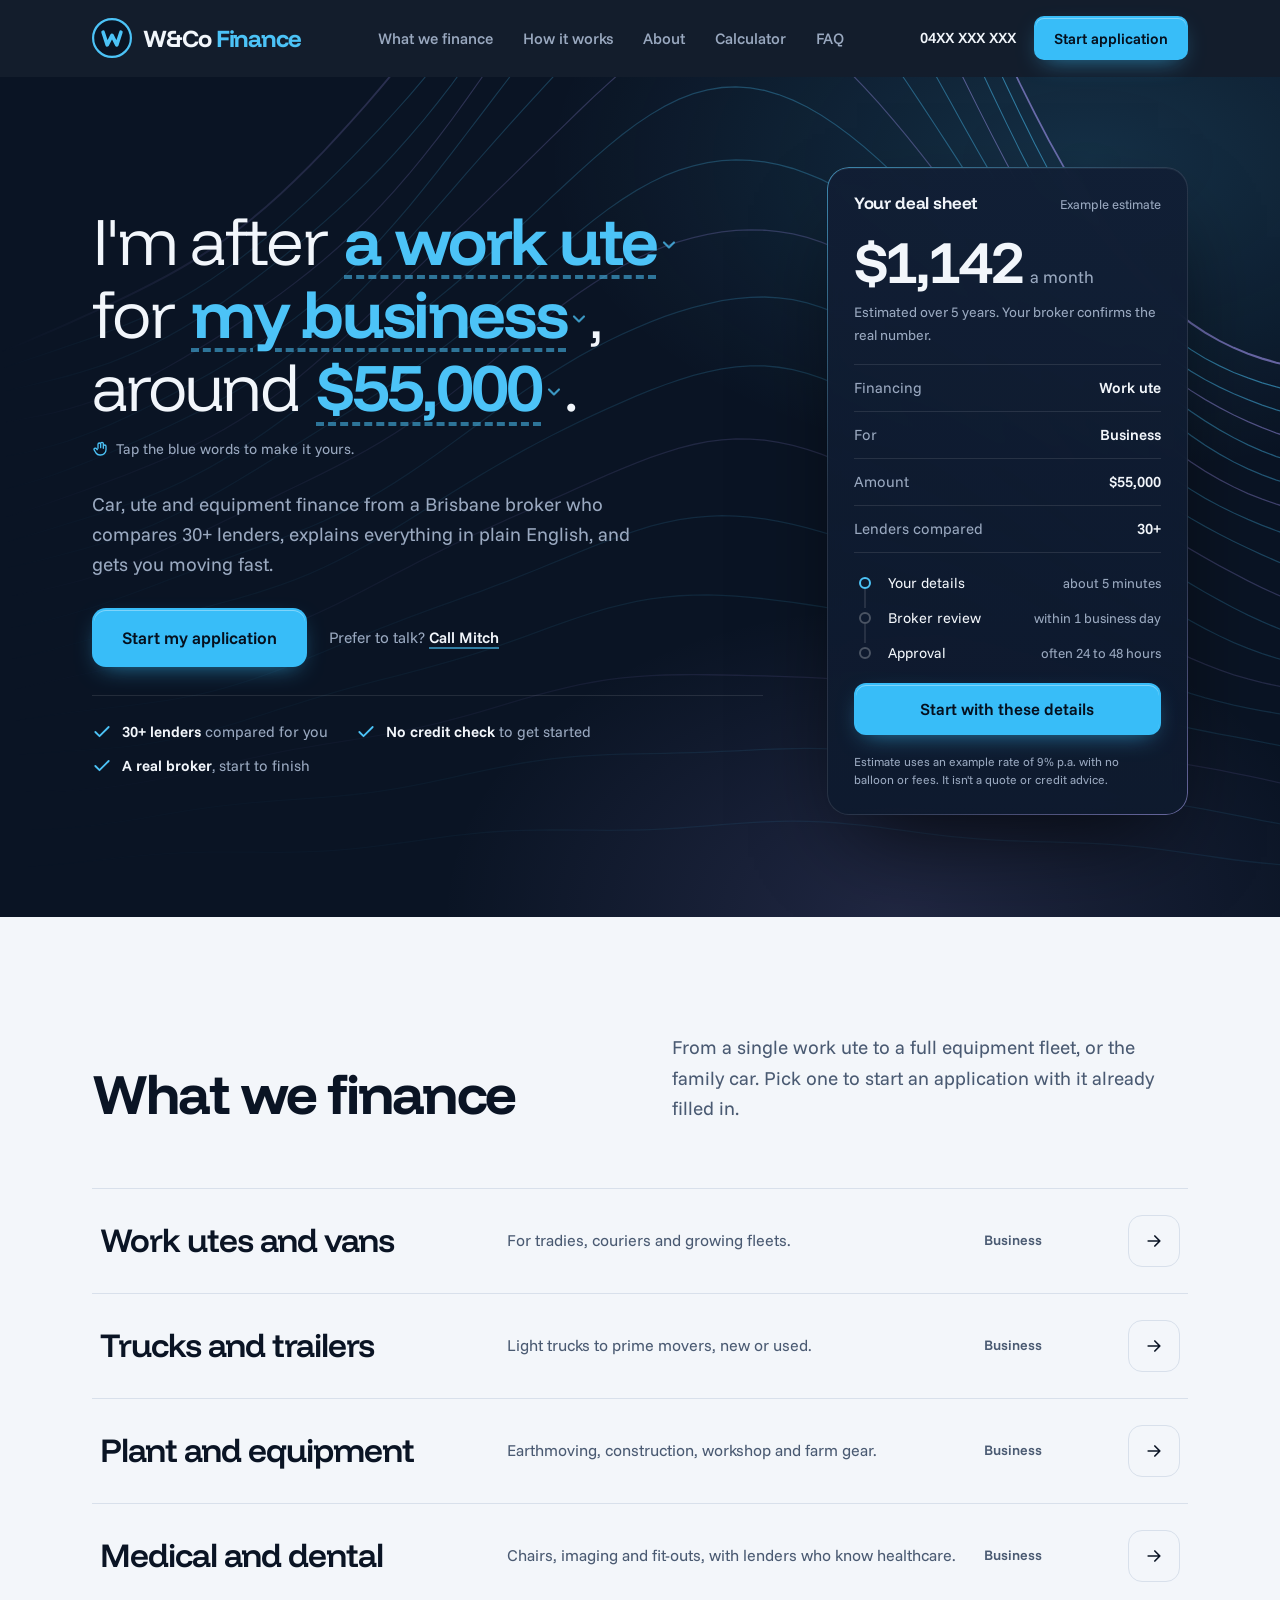
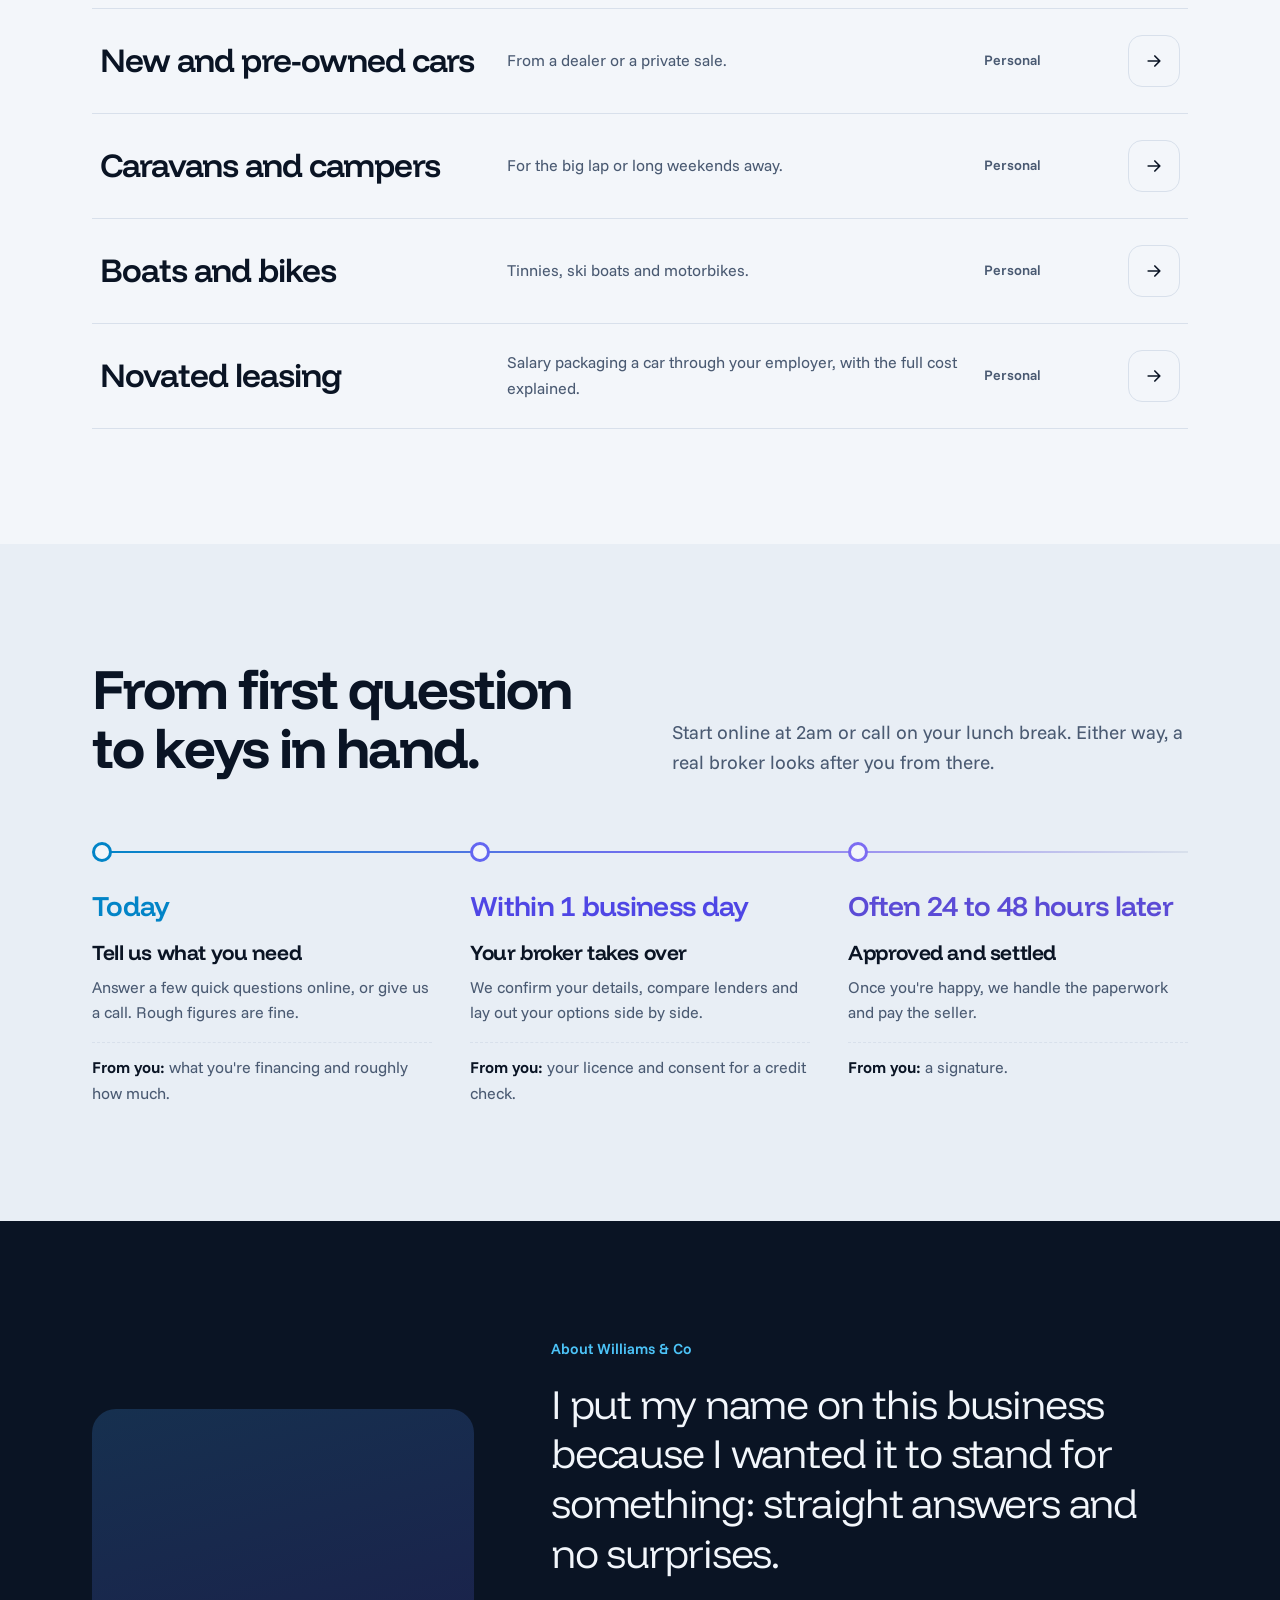
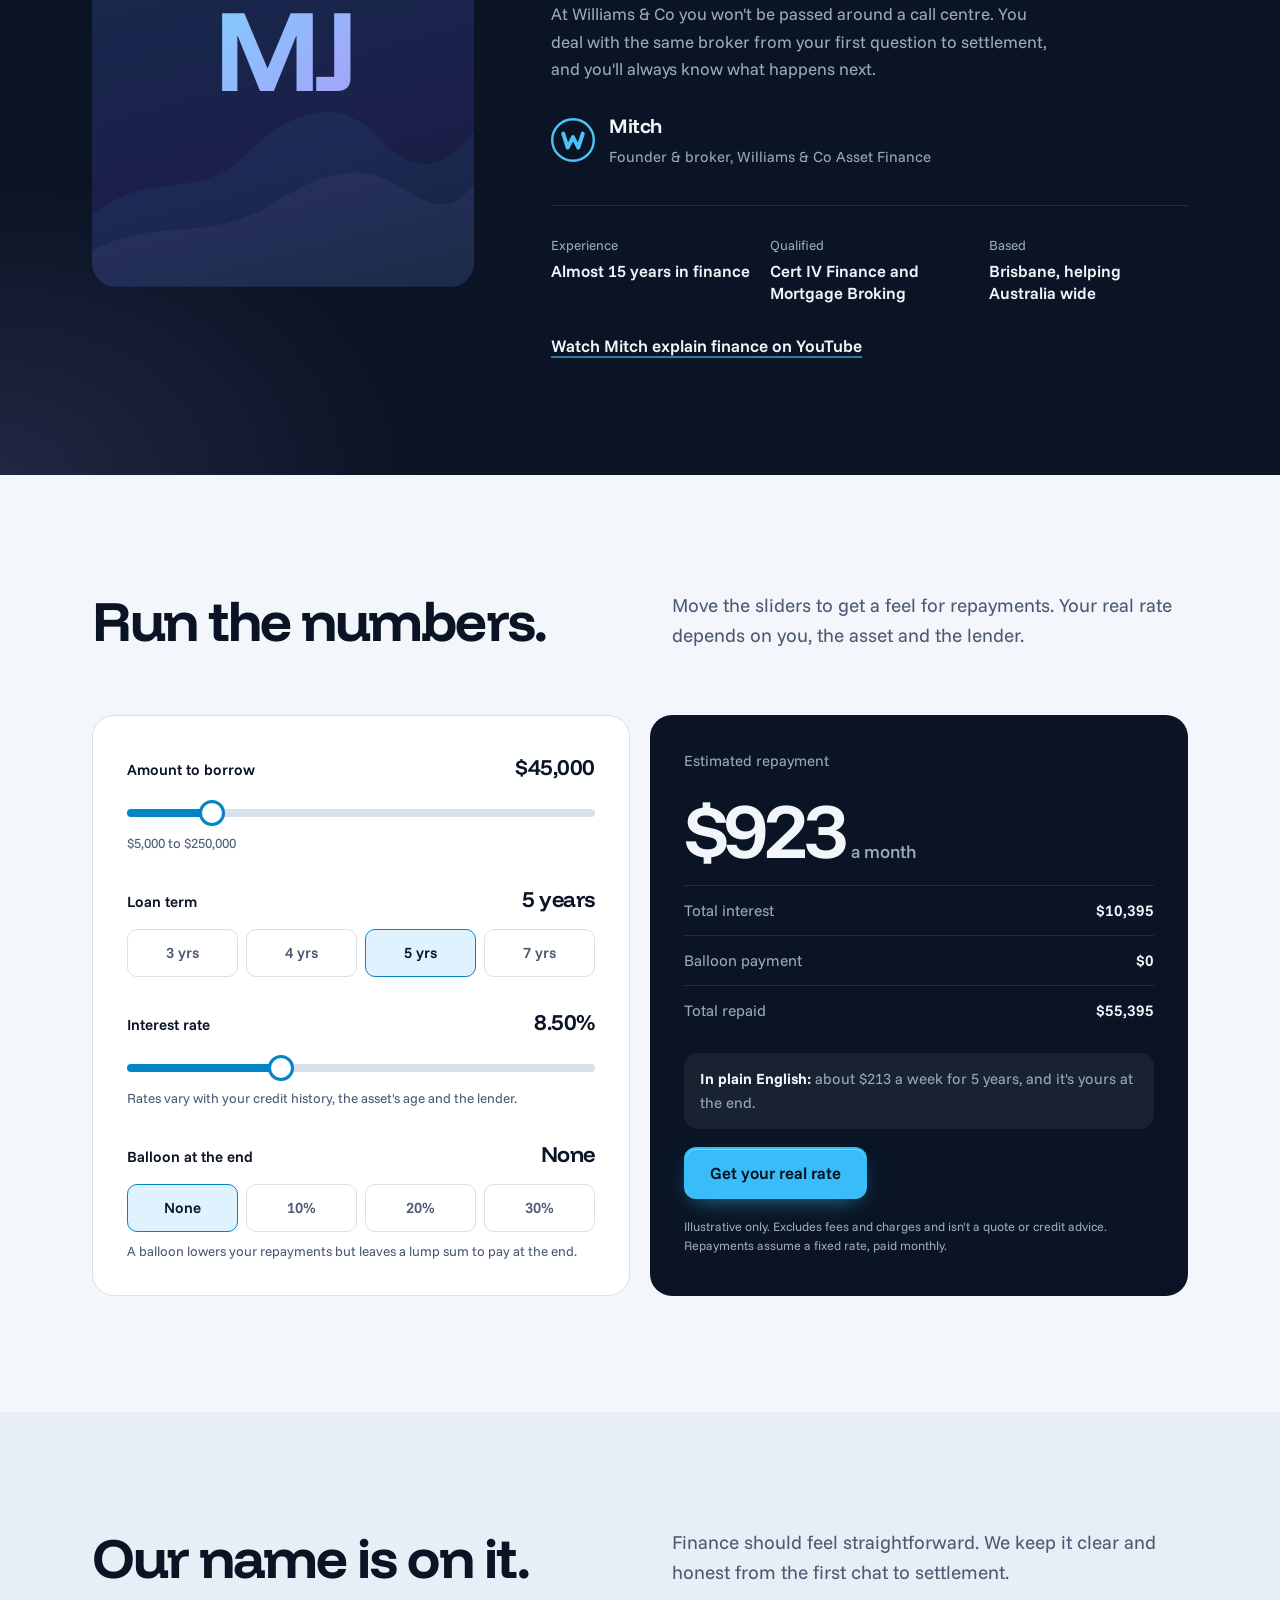
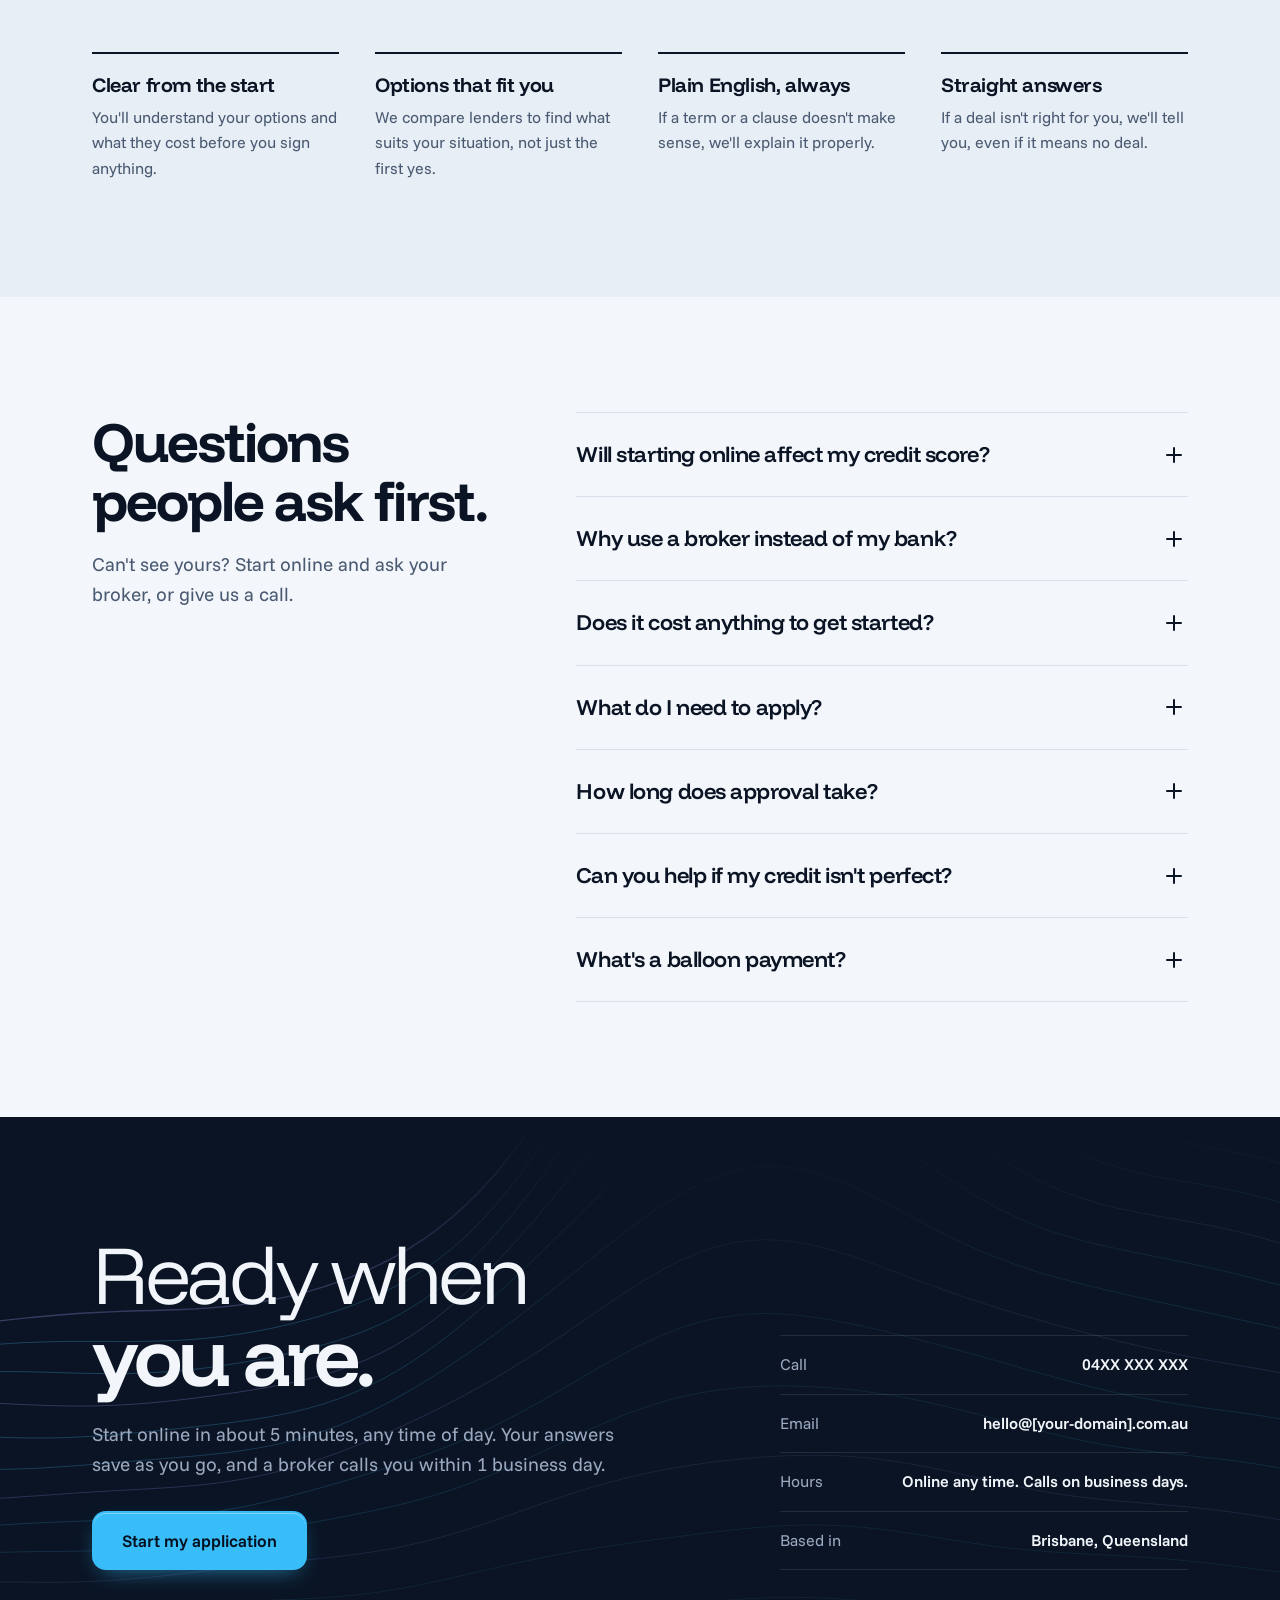
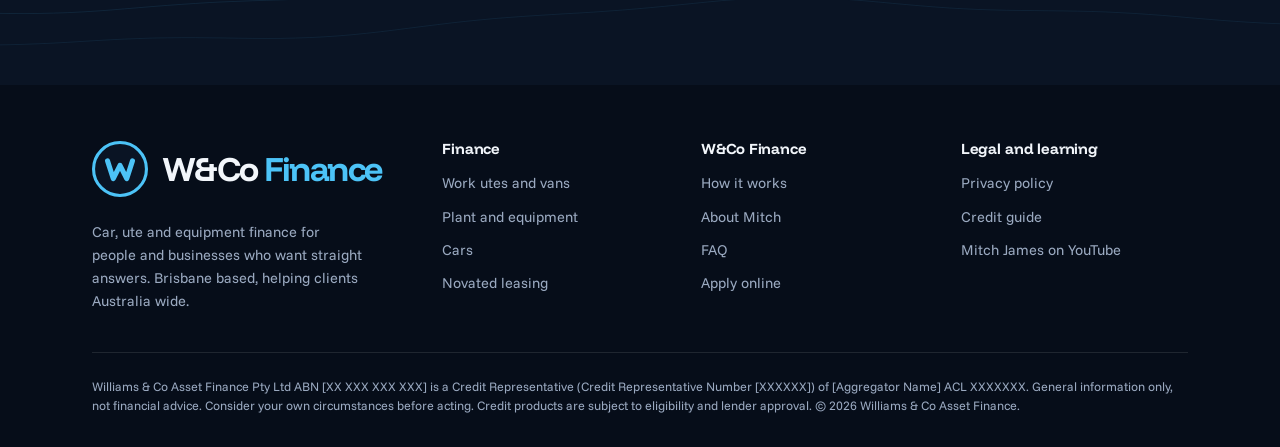
<file: site/index.html>
<!DOCTYPE html>
<html lang="en-AU" class="home">
<head>
<meta charset="UTF-8">
<meta name="robots" content="noindex, nofollow">
<meta name="viewport" content="width=device-width, initial-scale=1.0, viewport-fit=cover, interactive-widget=resizes-content">
<title>W&amp;Co Finance | Williams &amp; Co Asset Finance</title>
<meta name="description" content="Brisbane asset finance broker for cars, utes, equipment and business assets. 30+ lenders, plain English and no surprises. Start online in 5 minutes.">
<link rel="icon" type="image/svg+xml" href="assets/logo-mark.svg">
<meta name="theme-color" content="#0A1424">
<link rel="preconnect" href="https://fonts.googleapis.com">
<link rel="preconnect" href="https://fonts.gstatic.com" crossorigin>
<link rel="stylesheet" href="https://fonts.googleapis.com/css2?family=Funnel+Display:wght@300..800&family=Funnel+Sans:ital,wght@0,300..800;1,400&display=swap">
<link rel="stylesheet" href="assets/brand.css">
<link rel="stylesheet" href="assets/intake.css">
<style>
/* Layout concept: a dark "night" hero where the headline is a sentence the visitor completes, with a live deal sheet beside it,
   over rising ridgeline contours. Below, calm light sections; dark sections return for the founder and the final ask.
   Single designed look: light page tokens, dark tokens scoped to .night sections. */
:root.home{
  color-scheme:light;
  --ground:#F3F6FA; --surface:#FFFFFF; --tint:#E8EEF5; --ink:#0A1424; --ink-2:#4A5A72; --line:#D8E0EB;
  --teal:#0284C7; --teal-hover:#0369A1; --teal-soft:#E0F2FE;
  --gold:#7C6CF2; --gold-ink:#5B4BD6; --gold-soft:#ECEAFE;
  --deep:#0A1424; --deep-ink:#F2F6FB; --deep-muted:#9AA9C0; --on-accent:#05101E;
  --cta:#38BDF8; --cta-hover:#7DD3FC;
  --shadow:0 1px 2px rgba(10,20,36,.06),0 18px 40px -18px rgba(10,20,36,.25);
  --shadow-lg:0 2px 6px rgba(10,20,36,.1),0 34px 80px -24px rgba(10,20,36,.45);
}
.night{
  color-scheme:dark;
  --ground:#0A1424; --surface:#111E34; --tint:#0E1A2E; --ink:#F2F6FB; --ink-2:#9AA9C0; --line:rgba(255,255,255,.1);
  --teal:#4CC3F7; --teal-hover:#8AD8FA; --teal-soft:rgba(76,195,247,.14);
  --gold:#A99CFA; --gold-ink:#C7BEFD; --gold-soft:rgba(169,156,250,.16);
  background:var(--ground); color:var(--ink);
}
body{font-size:17px}
section{scroll-margin-top:72px}
.section{padding-block:clamp(72px,9vw,128px)}
h2{font-size:clamp(34px,4.6vw,56px);letter-spacing:-.035em}
.lede{font-size:clamp(17px,1.6vw,19px);color:var(--ink-2);max-width:56ch;line-height:1.6}
.split-head{display:grid;grid-template-columns:minmax(0,1fr) minmax(0,1fr);gap:clamp(24px,5vw,72px);align-items:end;margin-bottom:clamp(36px,5vw,64px)}
.split-head .lede{justify-self:end}
.btn-primary{background:var(--cta);color:var(--on-accent);box-shadow:inset 0 1px 0 rgba(255,255,255,.35),0 8px 24px -10px rgba(56,189,248,.7)}
.btn-primary:hover{background:var(--cta-hover)}
.btn-lg{padding:19px 28px;font-size:17px;border-radius:14px}
.textlink{color:var(--ink);font-weight:600;text-decoration:underline;text-decoration-color:color-mix(in srgb,var(--teal) 60%,transparent);text-underline-offset:4px;text-decoration-thickness:2px}
.textlink:hover{text-decoration-color:var(--teal)}

/* Nav (always dark glass) */
.nav.night{background:rgba(10,20,36,.96)}
.nav.night.scrolled{border-bottom-color:rgba(255,255,255,.08)}
.nav-links{display:flex;align-items:center;gap:30px;list-style:none}
.nav-links a{font-size:15.5px;font-weight:500;color:var(--ink-2);text-decoration:none;transition:color .2s}
.nav-links a:hover{color:var(--ink)}
.nav-right{display:flex;align-items:center;gap:18px}
.nav-phone{font-size:15px;font-weight:600;color:var(--ink);text-decoration:none;white-space:nowrap}
.menu-btn{display:none;width:44px;height:44px;border-radius:12px;border:1px solid var(--line);background:transparent;place-items:center;color:var(--ink)}
.menu-btn svg{width:20px;height:20px}
.nav-menu{display:none}

/* ===== Hero ===== */
.hero{position:relative;overflow:hidden;padding-block:clamp(48px,7vw,104px) clamp(64px,8vw,112px);isolation:isolate}
.hero::before{content:"";position:absolute;inset:0;z-index:-2;background:
  radial-gradient(900px 520px at 85% 10%,rgba(76,195,247,.16),transparent 60%),
  radial-gradient(700px 480px at 70% 100%,rgba(169,156,250,.14),transparent 65%)}
.ridges{position:absolute;inset:auto 0 0 0;height:100%;z-index:-1;pointer-events:none;
  -webkit-mask-image:linear-gradient(90deg,transparent 0%,rgba(0,0,0,.35) 30%,#000 60%);mask-image:linear-gradient(90deg,transparent 0%,rgba(0,0,0,.35) 30%,#000 60%)}
.ridges svg{width:100%;height:100%;display:block}
.ridges path{fill:none;stroke-linecap:round}
.hero-grid{display:grid;grid-template-columns:minmax(0,1.3fr) minmax(0,.7fr);gap:clamp(36px,5vw,72px);align-items:center}
.hero-copy{display:grid;gap:28px;justify-items:start}

/* The sentence */
.sentence{font-family:var(--head);font-weight:300;font-size:clamp(38px,5.2vw,72px);line-height:1.1;letter-spacing:-.04em;color:var(--ink);text-wrap:pretty}
.tok{font:inherit;font-weight:650;letter-spacing:inherit;color:var(--teal);background:none;border:0;padding:0 0 0 .06em;border-radius:10px;cursor:pointer;position:relative;
  text-decoration:underline;text-decoration-style:dashed;text-decoration-thickness:.055em;text-underline-offset:.16em;text-decoration-color:color-mix(in srgb,var(--teal) 55%,transparent);
  transition:background .2s,text-decoration-color .2s;white-space:nowrap}
.tok:hover,.tok[aria-expanded="true"]{background:var(--teal-soft);text-decoration-color:var(--teal)}
.tok svg{width:.3em;height:.3em;margin-left:.04em;vertical-align:.14em;opacity:.75}
.hint-line{font-size:14.5px;color:var(--ink-2);display:flex;align-items:center;gap:8px;margin-top:-14px}
.hint-line svg{width:16px;height:16px;color:var(--teal);flex:none}
.hero .lede{font-size:clamp(17px,1.5vw,19px)}
.cta-row{display:flex;align-items:center;flex-wrap:wrap;gap:14px 22px}
.cta-row .call{font-size:15.5px;color:var(--ink-2)}
.proof{list-style:none;display:flex;flex-wrap:wrap;gap:10px 28px;padding-top:24px;border-top:1px solid var(--line);width:100%}
.proof li{display:flex;align-items:center;gap:10px;font-size:15px;color:var(--ink-2)}
.proof b{color:var(--ink);font-weight:650}
.proof svg{width:20px;height:20px;color:var(--teal);flex:none}

/* Popovers for the sentence */
.pop{position:absolute;z-index:70;min-width:240px;max-width:min(340px,calc(100vw - 32px));background:#111E34;color:#F2F6FB;border:1px solid rgba(255,255,255,.12);border-radius:16px;box-shadow:0 24px 60px -16px rgba(0,0,0,.7);padding:8px;font-family:var(--body);letter-spacing:0}
.pop[hidden]{display:none}
.pop-opt{display:flex;justify-content:space-between;align-items:center;gap:12px;width:100%;text-align:left;background:none;border:0;color:#F2F6FB;padding:12px 12px;border-radius:10px;font-size:16px;font-weight:500}
.pop-opt:hover,.pop-opt:focus-visible{background:rgba(255,255,255,.07)}
.pop-opt[aria-selected="true"]{background:rgba(76,195,247,.14)}
.pop-opt[aria-selected="true"]::after{content:"";width:10px;height:6px;border-left:2px solid #4CC3F7;border-bottom:2px solid #4CC3F7;transform:rotate(-45deg) translateY(-2px)}
.pop-amt{padding:12px 10px 8px;display:grid;gap:14px}
.pop-amt output{font-family:var(--head);font-size:34px;font-weight:650;letter-spacing:-.03em;font-variant-numeric:tabular-nums}
.pop-amt .presets{display:grid;grid-template-columns:repeat(4,1fr);gap:6px}
.pop-amt .presets button{background:rgba(255,255,255,.06);border:1px solid rgba(255,255,255,.1);color:#F2F6FB;border-radius:9px;padding:9px 4px;font-size:14px;font-weight:600}
.pop-amt .presets button:hover{border-color:#4CC3F7}
.pop-done{background:#38BDF8;color:#05101E;border:0;border-radius:10px;padding:12px;font-weight:650;font-size:15px}

/* Deal sheet */
.sheet{position:relative;background:linear-gradient(180deg,rgba(17,30,52,.92),rgba(14,26,46,.92));border:1px solid rgba(255,255,255,.1);border-radius:22px;padding:26px;
  box-shadow:0 40px 90px -30px rgba(0,0,0,.75),inset 0 1px 0 rgba(255,255,255,.06);backdrop-filter:blur(8px);-webkit-backdrop-filter:blur(8px);display:grid;gap:18px}
.sheet::before{content:"";position:absolute;inset:-1px;border-radius:inherit;padding:1px;background:linear-gradient(140deg,rgba(76,195,247,.6),transparent 35%,transparent 70%,rgba(169,156,250,.5));
  -webkit-mask:linear-gradient(#000 0 0) content-box,linear-gradient(#000 0 0);-webkit-mask-composite:xor;mask-composite:exclude;pointer-events:none}
.sheet-top{display:flex;justify-content:space-between;align-items:baseline;gap:10px}
.sheet-top h2{font-size:17px;letter-spacing:-.01em;font-weight:650}
.sheet-top span{font-size:13px;color:var(--ink-2)}
.sheet-fig{display:flex;align-items:baseline;gap:8px;font-family:var(--head)}
.sheet-fig b{font-size:clamp(46px,4.6vw,60px);font-weight:650;letter-spacing:-.045em;line-height:1;font-variant-numeric:tabular-nums}
.sheet-fig small{font-size:17px;color:var(--ink-2);font-family:var(--body)}
.sheet-sub{font-size:14px;color:var(--ink-2);margin-top:-8px}
.sheet dl{display:grid;border-top:1px solid var(--line)}
.sheet dl div{display:flex;justify-content:space-between;gap:12px;padding-block:11px;border-bottom:1px solid var(--line);font-size:15px}
.sheet dt{color:var(--ink-2)}
.sheet dd{font-weight:600;text-align:right;font-variant-numeric:tabular-nums}
.track{list-style:none;display:grid;gap:12px}
.track li{display:grid;grid-template-columns:22px minmax(0,1fr) auto;gap:12px;align-items:center;font-size:14.5px;position:relative}
.track li::before{content:"";grid-column:1;width:12px;height:12px;border-radius:50%;border:2px solid rgba(255,255,255,.25);justify-self:center}
.track li.done::before{background:#34D399;border-color:#34D399;box-shadow:0 0 0 4px rgba(52,211,153,.15)}
.track li.next::before{border-color:#4CC3F7}
.track li:not(:last-child)::after{content:"";position:absolute;left:10px;top:18px;width:2px;height:calc(100% - 4px);background:rgba(255,255,255,.1)}
.track span{color:var(--ink)}
.track em{font-style:normal;color:var(--ink-2);font-size:13.5px;white-space:nowrap}
.sheet .btn{width:100%}
.sheet-fine{font-size:12px;color:var(--ink-2);line-height:1.45}

/* ===== What we finance (index list) ===== */
.assets{list-style:none;border-top:1px solid var(--line)}
.asset-row{width:100%;display:grid;grid-template-columns:minmax(0,1.1fr) minmax(0,1.3fr) 120px 52px;gap:24px;align-items:center;text-align:left;background:none;border:0;border-bottom:1px solid var(--line);
  padding:26px 8px;color:var(--ink);transition:background .25s var(--ease),padding .25s var(--ease)}
.asset-row:hover{background:var(--surface);padding-inline:20px}
.ar-name{font-family:var(--head);font-size:clamp(24px,2.6vw,34px);font-weight:600;letter-spacing:-.03em;line-height:1.1}
.ar-desc{font-size:16px;color:var(--ink-2)}
.ar-for{font-size:14px;font-weight:600;color:var(--ink-2)}
.ar-go{width:52px;height:52px;border-radius:14px;border:1px solid var(--line);display:grid;place-items:center;color:var(--ink);transition:background .25s,border-color .25s,color .25s}
.ar-go svg{width:20px;height:20px}
.asset-row:hover .ar-go{background:var(--cta);border-color:var(--cta);color:var(--on-accent)}

/* ===== Timeline ===== */
.tint{background:var(--tint)}
.timeline{list-style:none;display:grid;grid-template-columns:repeat(3,minmax(0,1fr));gap:clamp(20px,3vw,40px);position:relative;padding-top:42px}
.timeline::before{content:"";position:absolute;top:9px;left:9px;right:0;height:2px;background:linear-gradient(90deg,var(--teal) 0%,var(--gold) 55%,var(--line) 100%)}
.timeline li{position:relative;display:grid;gap:12px;align-content:start}
.timeline li::before{content:"";position:absolute;top:-42px;left:0;width:20px;height:20px;border-radius:50%;background:var(--ground);border:3px solid var(--teal)}
.timeline li:nth-child(2)::before{border-color:#6366F1}
.timeline li:nth-child(3)::before{border-color:var(--gold)}
.when{font-family:var(--head);font-size:clamp(22px,2.2vw,28px);font-weight:600;letter-spacing:-.025em;color:var(--teal)}
.timeline li:nth-child(2) .when{color:#4F46E5}
.timeline li:nth-child(3) .when{color:var(--gold-ink)}
.timeline h3{font-size:21px;letter-spacing:-.02em;font-weight:650}
.timeline p{color:var(--ink-2);font-size:16px}
.you{font-size:14.5px;color:var(--ink-2);border-top:1px dashed var(--line);padding-top:12px;margin-top:4px}
.you b{color:var(--ink);font-weight:650}

/* ===== Founder ===== */
.founder{position:relative;overflow:hidden;isolation:isolate}
.founder::before{content:"";position:absolute;inset:0;z-index:-1;background:radial-gradient(700px 500px at 0% 100%,rgba(169,156,250,.14),transparent 60%)}
.founder-grid{display:grid;grid-template-columns:minmax(0,.75fr) minmax(0,1.25fr);gap:clamp(36px,6vw,96px);align-items:center}
.portrait{position:relative;aspect-ratio:4/5;max-width:100%;border-radius:24px;overflow:hidden;background:linear-gradient(165deg,#16304F,#1B1F4A 70%,#0E1A2E);display:grid;place-items:center}
.portrait svg.ridge{position:absolute;inset:auto 0 0 0;width:100%;height:55%;opacity:.5}
.portrait .mono{font-family:var(--head);font-size:clamp(72px,9vw,128px);font-weight:700;letter-spacing:-.06em;background:linear-gradient(135deg,#7DD3FC,#A99CFA);-webkit-background-clip:text;background-clip:text;color:transparent;position:relative}
.about-label{font-size:15px;font-weight:600;color:var(--teal);margin-bottom:18px}
.about-body{color:var(--ink-2);font-size:17px;max-width:56ch;margin-top:22px}
.quote{font-family:var(--head);font-weight:300;font-size:clamp(26px,3.2vw,42px);line-height:1.22;letter-spacing:-.03em;text-wrap:pretty}
.sig{margin-top:28px;display:flex;align-items:center;gap:14px}
.sig b{font-family:var(--head);font-size:20px;font-weight:650;letter-spacing:-.02em;display:block}
.sig span{color:var(--ink-2);font-size:15px}
.creds{display:grid;grid-template-columns:repeat(3,minmax(0,1fr));gap:20px;margin-top:36px;padding-top:28px;border-top:1px solid var(--line)}
.creds dt{font-size:13.5px;color:var(--ink-2);margin-bottom:4px}
.creds dd{font-size:16.5px;font-weight:600;line-height:1.35}
.founder .textlink{display:inline-block;margin-top:28px}

/* ===== Calculator ===== */
.tool{display:grid;grid-template-columns:minmax(0,1fr) minmax(0,1fr);gap:20px}
.inputs{background:var(--surface);border:1px solid var(--line);border-radius:22px;padding:clamp(22px,3vw,34px);display:grid;gap:28px;align-content:start}
.field-row{display:flex;justify-content:space-between;align-items:baseline;gap:12px;margin-bottom:12px}
.field-row label,.field-row .lbl{font-size:15px;font-weight:600}
.field-row output{font-family:var(--head);font-size:22px;font-weight:650;letter-spacing:-.02em;font-variant-numeric:tabular-nums}
.hint{font-size:13.5px;color:var(--ink-2);margin-top:8px}
input[type=range]{-webkit-appearance:none;appearance:none;width:100%;height:8px;border-radius:999px;background:linear-gradient(90deg,var(--teal) var(--pct,50%),var(--line) var(--pct,50%));outline:none}
input[type=range]::-webkit-slider-thumb{-webkit-appearance:none;width:26px;height:26px;border-radius:50%;background:var(--surface);border:3px solid var(--teal);cursor:pointer;box-shadow:var(--shadow)}
input[type=range]::-moz-range-thumb{width:20px;height:20px;border-radius:50%;background:var(--surface);border:3px solid var(--teal);cursor:pointer}
input[type=range]:focus-visible{outline:2.5px solid var(--gold);outline-offset:6px}
.seg{display:grid;grid-template-columns:repeat(4,minmax(0,1fr));gap:8px}
.seg button{border:1.5px solid var(--line);background:var(--surface);color:var(--ink-2);border-radius:10px;padding:11px 6px;font-size:15px;font-weight:600;min-height:44px;transition:border-color .2s,background .2s}
.seg button[aria-pressed="true"]{border-color:var(--teal);background:var(--teal-soft);color:var(--ink)}
.result{border-radius:22px;padding:clamp(22px,3vw,34px);display:grid;gap:18px;align-content:start}
.result .lbl{font-size:15px;color:var(--ink-2)}
.big{font-family:var(--head);font-size:clamp(54px,6vw,80px);font-weight:650;letter-spacing:-.05em;line-height:1;font-variant-numeric:tabular-nums}
.big small{font-family:var(--body);font-size:18px;font-weight:500;letter-spacing:0;color:var(--ink-2);margin-left:6px}
.result dl{display:grid}
.result dl div{display:flex;justify-content:space-between;gap:12px;padding-block:12px;border-top:1px solid var(--line);font-size:15.5px}
.result dt{color:var(--ink-2)}
.result dd{font-weight:650;font-variant-numeric:tabular-nums}
.plain{background:rgba(255,255,255,.06);border-radius:14px;padding:14px 16px;font-size:15px;color:var(--ink-2)}
.plain b{color:var(--ink)}
.fine{font-size:12.5px;line-height:1.5;color:var(--ink-2)}
.result .btn{justify-self:start}

/* ===== Expectations ===== */
.expect{display:grid;grid-template-columns:repeat(4,minmax(0,1fr));gap:clamp(20px,3vw,36px)}
.expect div{border-top:2px solid var(--ink);padding-top:20px;display:grid;gap:10px;align-content:start}
.expect h3{font-size:20px;letter-spacing:-.02em;font-weight:650}
.expect p{color:var(--ink-2);font-size:16px}

/* ===== FAQ ===== */
.faq-grid{display:grid;grid-template-columns:minmax(0,.8fr) minmax(0,1.2fr);gap:clamp(32px,6vw,96px);align-items:start}
.faq-grid .lede{margin-top:18px}
.faq{border-top:1px solid var(--line)}
.faq details{border-bottom:1px solid var(--line)}
.faq summary{list-style:none;cursor:pointer;padding:24px 0;font-family:var(--head);font-size:clamp(19px,1.8vw,22px);font-weight:600;letter-spacing:-.02em;display:flex;justify-content:space-between;align-items:center;gap:20px}
.faq summary::-webkit-details-marker{display:none}
.pm{position:relative;width:28px;height:28px;flex:none}
.pm::before,.pm::after{content:"";position:absolute;left:50%;top:50%;width:16px;height:2px;border-radius:2px;background:var(--ink);transform:translate(-50%,-50%)}
.pm::after{transform:translate(-50%,-50%) rotate(90deg);transition:transform .3s var(--ease)}
.faq details[open] .pm::after{transform:translate(-50%,-50%) rotate(0)}
.faq details p{padding:0 48px 24px 0;color:var(--ink-2);font-size:16.5px}

/* ===== Final ask ===== */
.final{position:relative;overflow:hidden;isolation:isolate;text-align:left}
.final .ridges{-webkit-mask-image:linear-gradient(180deg,transparent,#000 70%);mask-image:linear-gradient(180deg,transparent,#000 70%)}
.final-grid{display:grid;grid-template-columns:minmax(0,1.2fr) minmax(0,.8fr);gap:clamp(36px,6vw,96px);align-items:end}
.final h2{font-size:clamp(44px,6.4vw,92px);font-weight:300;letter-spacing:-.05em;line-height:1}
.final h2 b{font-weight:650}
.final .lede{margin-block:22px 32px}
.contact{display:grid;gap:0;border-top:1px solid var(--line)}
.contact div{display:flex;justify-content:space-between;gap:16px;padding-block:16px;border-bottom:1px solid var(--line);font-size:16px}
.contact dt{color:var(--ink-2)}
.contact dd{font-weight:600;text-align:right;overflow-wrap:anywhere}

/* Footer */
.footer{background:#060D19}
.foot-grid{display:grid;grid-template-columns:1.4fr 1fr 1fr 1fr;gap:32px}
.foot-grid ul{list-style:none;display:grid;gap:10px}
.foot-brand p{margin-top:16px;max-width:34ch}

/* ===== Floating application: launcher that morphs into a picture-in-picture panel ===== */
.launcher{position:fixed;z-index:80;right:max(24px,env(safe-area-inset-right,0px));bottom:calc(24px + env(safe-area-inset-bottom,0px));
  display:flex;align-items:center;gap:12px;padding:8px 18px 8px 8px;border-radius:18px;background:#0A1424;color:#F2F6FB;border:1px solid rgba(255,255,255,.12);box-shadow:var(--shadow-lg);
  text-align:left;transition:transform .45s var(--ease),opacity .25s,border-color .2s}
.launcher:hover{border-color:#4CC3F7}
.launcher[data-hidden="true"]{transform:translateY(calc(100% + 40px));opacity:0;pointer-events:none}
.launcher[data-open="true"]{opacity:0;transform:scale(.96);pointer-events:none;transition:opacity .15s,transform .3s var(--ease)}
.l-icon{position:relative;width:48px;height:48px;flex:none;display:grid;place-items:center}
.l-icon .mark{width:38px;height:38px}
.l-ring{position:absolute;inset:0;transform:rotate(-90deg)}
.l-ring circle{fill:none;stroke-width:3}
.l-ring .track-c{stroke:rgba(255,255,255,.14)}
.l-ring .fill{stroke:#4CC3F7;stroke-linecap:round;stroke-dasharray:138.2;stroke-dashoffset:138.2;transition:stroke-dashoffset .6s var(--ease)}
.launcher[data-state="new"] .l-ring{display:none}
.l-text b{display:block;font-size:15.5px;font-weight:650;line-height:1.25;letter-spacing:-.01em}
.l-text small{display:block;font-size:13px;color:#9AA9C0;line-height:1.3;font-variant-numeric:tabular-nums}
.l-badge{position:absolute;top:-2px;right:-2px;width:14px;height:14px;border-radius:50%;background:#34D399;border:2px solid #0A1424;display:none}
.launcher[data-state="done"] .l-badge{display:block}

.pip{position:fixed;z-index:90;right:max(24px,env(safe-area-inset-right,0px));bottom:calc(24px + env(safe-area-inset-bottom,0px));
  width:min(420px,calc(100vw - 48px));height:min(720px,calc(var(--app-h,100dvh) - 112px - env(safe-area-inset-top,0px)));min-height:min(440px,calc(var(--app-h,100dvh) - 32px));
  display:flex;flex-direction:column;background:var(--surface);border:1px solid var(--line);border-radius:22px;box-shadow:var(--shadow-lg);overflow:hidden;
  clip-path:inset(0 0 0 0 round 22px);
  transition:clip-path .5s var(--ease),opacity .2s,width .45s var(--ease),height .45s var(--ease),right .45s var(--ease),transform .45s var(--ease)}
.pip[data-state="closed"]{clip-path:inset(var(--ct,90%) var(--cr,0px) var(--cb,0px) var(--cl,40%) round 18px);opacity:0;visibility:hidden;pointer-events:none;
  transition:clip-path .45s var(--ease),opacity .2s .25s,visibility 0s .45s}
.pip-inner{display:flex;flex-direction:column;height:100%;min-height:0;transition:opacity .25s .18s}
.pip[data-state="closed"] .pip-inner{opacity:0;transition:opacity .12s}
.pip-bar{flex:none;display:flex;align-items:center;gap:10px;padding:10px 10px 10px 16px;background:#0A1424;color:#F2F6FB}
.pip-bar .mark{width:28px;height:28px;flex:none}
.pip-bar .who{min-width:0;margin-right:auto;line-height:1.2}
.pip-bar .who b{display:block;font-size:14.5px;font-weight:650;letter-spacing:-.01em}
.pip-bar .who small{display:flex;align-items:center;gap:6px;font-size:12.5px;color:#9AA9C0}
.pip-bar .who small i{width:7px;height:7px;border-radius:50%;background:#34D399}
.icon-btn{width:40px;height:40px;border-radius:11px;border:1px solid rgba(255,255,255,.14);background:transparent;color:#C9D3E1;display:grid;place-items:center;transition:border-color .2s,color .2s}
.icon-btn:hover{border-color:#4CC3F7;color:#fff}
.icon-btn svg{width:18px;height:18px}
.pip-body{flex:1;min-height:0}
.pip .ei-head{padding-top:14px}
.pip[data-state="max"]{width:min(920px,calc(100vw - 48px));height:calc(var(--app-h,100dvh) - 48px - env(safe-area-inset-top,0px));right:50%;transform:translateX(50%)}
.pip[data-state="max"] .i-max{display:none}
.pip:not([data-state="max"]) .i-min{display:none}
.scrim{position:fixed;inset:0;z-index:85;background:rgba(5,10,20,.6);backdrop-filter:blur(3px);-webkit-backdrop-filter:blur(3px);opacity:0;pointer-events:none;transition:opacity .35s}
.scrim[data-on="true"]{opacity:1;pointer-events:auto}
html.lock,html.lock body{overflow:hidden}

/* Load moment: ridges draw in once */
@keyframes draw{from{stroke-dashoffset:1}to{stroke-dashoffset:0}}
.ridges path{stroke-dasharray:1;stroke-dashoffset:0;animation:draw 2.4s var(--ease) both}

/* ===== Responsive ===== */
@media (max-width:1060px){ .nav-phone{display:none} }
@media (max-width:980px){
  .nav-links{display:none}
  .menu-btn{display:grid}
  .nav-menu{position:absolute;left:var(--gutter-l);right:var(--gutter-r);top:calc(100% + 8px);background:#111E34;border:1px solid rgba(255,255,255,.1);border-radius:16px;box-shadow:0 24px 60px -16px rgba(0,0,0,.6);padding:10px;display:grid;gap:2px}
  .nav-menu[hidden]{display:none}
  .nav-menu a{padding:12px 14px;border-radius:10px;color:#F2F6FB;text-decoration:none;font-weight:500}
  .nav-menu a:hover{background:rgba(255,255,255,.06)}
  .nav .container{position:relative}
  .hero-grid{grid-template-columns:minmax(0,1fr)}
  .sheet{max-width:520px}
  .asset-row{grid-template-columns:minmax(0,1fr) 52px;gap:6px 18px;padding-block:22px}
  .ar-name{grid-column:1}
  .ar-desc{grid-column:1;grid-row:2}
  .ar-for{display:none}
  .ar-go{grid-column:2;grid-row:1 / span 2}
}
@media (max-width:900px){
  .split-head,.founder-grid,.tool,.faq-grid,.final-grid{grid-template-columns:minmax(0,1fr)}
  .split-head .lede{justify-self:start}
  .timeline{grid-template-columns:minmax(0,1fr);padding-top:0;padding-left:40px;gap:36px}
  .timeline::before{top:9px;bottom:0;left:9px;right:auto;width:2px;height:auto;background:linear-gradient(180deg,var(--teal),var(--gold) 60%,var(--line))}
  .timeline li::before{top:4px;left:-40px}
  .expect{grid-template-columns:repeat(2,minmax(0,1fr))}
  .portrait{max-width:360px;aspect-ratio:1/1}
  .foot-grid{grid-template-columns:1fr 1fr}
}
@media (max-width:600px){
  .nav{height:64px}
  section{scroll-margin-top:64px}
  .nav-right .btn{display:none}
  .sentence{font-size:clamp(34px,10vw,46px)}
  .cta-row .btn{width:100%}
  .proof{flex-direction:column;gap:10px}
  .creds{grid-template-columns:minmax(0,1fr);gap:14px}
  .expect{grid-template-columns:minmax(0,1fr)}
  .foot-grid{grid-template-columns:minmax(0,1fr)}
  .faq details p{padding-right:0}
  .sheet{padding:20px}

  .launcher{right:max(16px,env(safe-area-inset-right,0px));bottom:calc(16px + env(safe-area-inset-bottom,0px));padding:6px 16px 6px 6px;gap:10px}
  .l-icon{width:42px;height:42px}
  .l-icon .mark{width:32px;height:32px}
  .l-text small{display:none}
  .l-text b{font-size:15px}
  .pip{right:0;bottom:0;width:100%;height:calc(var(--app-h,100dvh) - 8px - env(safe-area-inset-top,0px));min-height:0;border-radius:20px 20px 0 0;border-bottom:0;clip-path:inset(0 0 0 0 round 20px 20px 0 0)}
  .pip .i-max,.pip .i-min{display:none}
}
@media (max-width:480px){ .seg button{font-size:14px;padding-inline:4px} .pop-amt .presets{grid-template-columns:repeat(4,1fr)} }
@media (max-height:520px){ .pip{height:calc(var(--app-h,100dvh) - 16px)} .pip-bar{padding-block:6px} .pip-bar .who small{display:none} }
</style>
</head>
<body>
<svg width="0" height="0" style="position:absolute" aria-hidden="true" focusable="false">
  <defs>
    <symbol id="wco-mark" viewBox="0 0 40 40">
      <circle cx="20" cy="20" r="18.9" fill="#0A1424" stroke="#4CC3F7" stroke-width="2.2"/>
      <path d="M11.1 14.2 15.2 26.9 20 17.4 24.8 26.9 28.9 14.2" fill="none" stroke="#4CC3F7" stroke-width="3.6" stroke-linecap="round" stroke-linejoin="round"/>
    </symbol>
    <symbol id="i-check" viewBox="0 0 24 24"><path d="M20 6 9 17l-5-5" fill="none" stroke="currentColor" stroke-width="2.2" stroke-linecap="round" stroke-linejoin="round"/></symbol>
    <symbol id="i-arrow" viewBox="0 0 24 24"><path d="M5 12h14M13 6l6 6-6 6" fill="none" stroke="currentColor" stroke-width="2" stroke-linecap="round" stroke-linejoin="round"/></symbol>
    <symbol id="i-down" viewBox="0 0 24 24"><path d="m6 9 6 6 6-6" fill="none" stroke="currentColor" stroke-width="2.6" stroke-linecap="round" stroke-linejoin="round"/></symbol>
  </defs>
</svg>

<header class="nav night" id="nav">
  <div class="container">
    <a href="#top" class="logo" aria-label="W&amp;Co Finance home">
      <svg viewBox="0 0 40 40" aria-hidden="true"><use href="#wco-mark"/></svg>
      <span class="wordmark"><b>W&amp;Co <span class="wm-accent">Finance</span></b></span>
    </a>
    <ul class="nav-links">
      <li><a href="#finance">What we finance</a></li>
      <li><a href="#how">How it works</a></li>
      <li><a href="#mitch">About</a></li>
      <li><a href="#calculator">Calculator</a></li>
      <li><a href="#faq">FAQ</a></li>
    </ul>
    <div class="nav-right">
      <a class="nav-phone" href="#contact">04XX XXX XXX</a>
      <button class="btn btn-primary btn-sm" type="button" data-open-app>Start application</button>
      <button class="menu-btn" type="button" aria-label="Menu" aria-expanded="false" aria-controls="menu" id="menuBtn">
        <svg viewBox="0 0 24 24" fill="none" stroke="currentColor" stroke-width="2" stroke-linecap="round" aria-hidden="true"><path d="M4 7h16M4 12h16M4 17h16"/></svg>
      </button>
    </div>
    <nav class="nav-menu" id="menu" hidden aria-label="Menu">
      <a href="#finance">What we finance</a><a href="#how">How it works</a><a href="#mitch">About</a><a href="#calculator">Calculator</a><a href="#faq">FAQ</a><a href="#contact">Contact</a>
    </nav>
  </div>
</header>

<main id="top">
  <!-- Hero: the headline is a sentence the visitor completes -->
  <section class="hero night">
    <div class="ridges" aria-hidden="true"><svg id="ridgesHero" preserveAspectRatio="none"></svg></div>
    <div class="container hero-grid">
      <div class="hero-copy">
        <h1 class="sentence" id="sentence">I'm after <button class="tok" type="button" data-tok="asset" aria-haspopup="listbox" aria-expanded="false"><span>a work ute</span><svg aria-hidden="true"><use href="#i-down"/></svg></button> for <button class="tok" type="button" data-tok="path" aria-haspopup="listbox" aria-expanded="false"><span>my business</span><svg aria-hidden="true"><use href="#i-down"/></svg></button>, around <button class="tok" type="button" data-tok="amount" aria-haspopup="dialog" aria-expanded="false"><span>$55,000</span><svg aria-hidden="true"><use href="#i-down"/></svg></button>.</h1>
        <p class="hint-line"><svg aria-hidden="true" viewBox="0 0 24 24" fill="none" stroke="currentColor" stroke-width="2" stroke-linecap="round" stroke-linejoin="round"><path d="M9 11V5a2 2 0 0 1 4 0v5m0 0V4a2 2 0 0 1 4 0v7m0-3a2 2 0 0 1 4 0v5a8 8 0 0 1-8 8h-1a7 7 0 0 1-6-3l-3-5a2 2 0 0 1 3-2l2 2"/></svg>Tap the blue words to make it yours.</p>
        <p class="lede">Car, ute and equipment finance from a Brisbane broker who compares 30+ lenders, explains everything in plain English, and gets you moving fast.</p>
        <div class="cta-row">
          <button class="btn btn-primary btn-lg" type="button" data-start-sentence>Start my application</button>
          <span class="call">Prefer to talk? <a class="textlink" href="#contact">Call Mitch</a></span>
        </div>
        <ul class="proof">
          <li><svg aria-hidden="true"><use href="#i-check"/></svg><span><b>30+ lenders</b> compared for you</span></li>
          <li><svg aria-hidden="true"><use href="#i-check"/></svg><span><b>No credit check</b> to get started</span></li>
          <li><svg aria-hidden="true"><use href="#i-check"/></svg><span><b>A real broker</b>, start to finish</span></li>
        </ul>
      </div>

      <aside class="sheet" aria-labelledby="sheetH" aria-live="polite">
        <div class="sheet-top"><h2 id="sheetH">Your deal sheet</h2><span>Example estimate</span></div>
        <div class="sheet-fig"><b id="dsMonthly">$1,142</b><small>a month</small></div>
        <p class="sheet-sub">Estimated over 5 years. Your broker confirms the real number.</p>
        <dl>
          <div><dt>Financing</dt><dd id="dsAsset">Work ute</dd></div>
          <div><dt>For</dt><dd id="dsPath">Business</dd></div>
          <div><dt>Amount</dt><dd id="dsAmount">$55,000</dd></div>
          <div><dt>Lenders compared</dt><dd>30+</dd></div>
        </dl>
        <ol class="track">
          <li class="next"><span>Your details</span><em>about 5 minutes</em></li>
          <li><span>Broker review</span><em>within 1 business day</em></li>
          <li><span>Approval</span><em>often 24 to 48 hours</em></li>
        </ol>
        <button class="btn btn-primary" type="button" data-start-sentence>Start with these details</button>
        <p class="sheet-fine">Estimate uses an example rate of 9% p.a. with no balloon or fees. It isn't a quote or credit advice.</p>
      </aside>
    </div>

    <div class="pop" id="pop" hidden role="listbox"></div>
  </section>

  <!-- What we finance -->
  <section class="section" id="finance">
    <div class="container">
      <div class="split-head">
        <h2>What we finance</h2>
        <p class="lede">From a single work ute to a full equipment fleet, or the family car. Pick one to start an application with it already filled in.</p>
      </div>
      <ul class="assets">
        <li><button class="asset-row" type="button" data-path="Business use" data-asset="Car or ute" data-label="a work ute"><span class="ar-name">Work utes and vans</span><span class="ar-desc">For tradies, couriers and growing fleets.</span><span class="ar-for">Business</span><span class="ar-go" aria-hidden="true"><svg><use href="#i-arrow"/></svg></span></button></li>
        <li><button class="asset-row" type="button" data-path="Business use" data-asset="Truck or trailer" data-label="a truck"><span class="ar-name">Trucks and trailers</span><span class="ar-desc">Light trucks to prime movers, new or used.</span><span class="ar-for">Business</span><span class="ar-go" aria-hidden="true"><svg><use href="#i-arrow"/></svg></span></button></li>
        <li><button class="asset-row" type="button" data-path="Business use" data-asset="Equipment or machinery" data-label="some equipment"><span class="ar-name">Plant and equipment</span><span class="ar-desc">Earthmoving, construction, workshop and farm gear.</span><span class="ar-for">Business</span><span class="ar-go" aria-hidden="true"><svg><use href="#i-arrow"/></svg></span></button></li>
        <li><button class="asset-row" type="button" data-path="Business use" data-asset="Medical or dental equipment" data-label="medical equipment"><span class="ar-name">Medical and dental</span><span class="ar-desc">Chairs, imaging and fit-outs, with lenders who know healthcare.</span><span class="ar-for">Business</span><span class="ar-go" aria-hidden="true"><svg><use href="#i-arrow"/></svg></span></button></li>
        <li><button class="asset-row" type="button" data-path="Personal use" data-asset="Car" data-label="a car"><span class="ar-name">New and pre-owned cars</span><span class="ar-desc">From a dealer or a private sale.</span><span class="ar-for">Personal</span><span class="ar-go" aria-hidden="true"><svg><use href="#i-arrow"/></svg></span></button></li>
        <li><button class="asset-row" type="button" data-path="Personal use" data-asset="Caravan or camper" data-label="a caravan"><span class="ar-name">Caravans and campers</span><span class="ar-desc">For the big lap or long weekends away.</span><span class="ar-for">Personal</span><span class="ar-go" aria-hidden="true"><svg><use href="#i-arrow"/></svg></span></button></li>
        <li><button class="asset-row" type="button" data-path="Personal use" data-asset="Boat" data-label="a boat"><span class="ar-name">Boats and bikes</span><span class="ar-desc">Tinnies, ski boats and motorbikes.</span><span class="ar-for">Personal</span><span class="ar-go" aria-hidden="true"><svg><use href="#i-arrow"/></svg></span></button></li>
        <li><button class="asset-row" type="button" data-path="Personal use"><span class="ar-name">Novated leasing</span><span class="ar-desc">Salary packaging a car through your employer, with the full cost explained.</span><span class="ar-for">Personal</span><span class="ar-go" aria-hidden="true"><svg><use href="#i-arrow"/></svg></span></button></li>
      </ul>
    </div>
  </section>

  <!-- How it works -->
  <section class="section tint" id="how">
    <div class="container">
      <div class="split-head">
        <h2>From first question to keys in hand.</h2>
        <p class="lede">Start online at 2am or call on your lunch break. Either way, a real broker looks after you from there.</p>
      </div>
      <ol class="timeline">
        <li><span class="when">Today</span><h3>Tell us what you need</h3><p>Answer a few quick questions online, or give us a call. Rough figures are fine.</p><p class="you"><b>From you:</b> what you're financing and roughly how much.</p></li>
        <li><span class="when">Within 1 business day</span><h3>Your broker takes over</h3><p>We confirm your details, compare lenders and lay out your options side by side.</p><p class="you"><b>From you:</b> your licence and consent for a credit check.</p></li>
        <li><span class="when">Often 24 to 48 hours later</span><h3>Approved and settled</h3><p>Once you're happy, we handle the paperwork and pay the seller.</p><p class="you"><b>From you:</b> a signature.</p></li>
      </ol>
    </div>
  </section>

  <!-- Founder -->
  <section class="section founder night" id="mitch">
    <div class="container founder-grid">
      <div class="portrait" role="img" aria-label="Mitch, founder of Williams &amp; Co Asset Finance">
        <svg class="ridge" viewBox="0 0 400 220" preserveAspectRatio="none" aria-hidden="true">
          <path d="M0 160 C60 120 110 150 160 110 S260 60 300 95 S370 120 400 90 V220 H0Z" fill="rgba(76,195,247,.12)"/>
          <path d="M0 190 C70 160 120 185 190 150 S290 120 330 140 S380 150 400 135 V220 H0Z" fill="rgba(169,156,250,.14)"/>
        </svg>
        <span class="mono" aria-hidden="true">MJ</span>
      </div>
      <div>
        <p class="about-label">About Williams &amp; Co</p>
        <p class="quote">I put my name on this business because I wanted it to stand for something: straight answers and no surprises.</p>
        <p class="about-body">At Williams &amp; Co you won't be passed around a call centre. You deal with the same broker from your first question to settlement, and you'll always know what happens next.</p>
        <div class="sig"><svg width="44" height="44" aria-hidden="true"><use href="#wco-mark"/></svg><div><b>Mitch</b><span>Founder &amp; broker, Williams &amp; Co Asset Finance</span></div></div>
        <dl class="creds">
          <div><dt>Experience</dt><dd>Almost 15 years in finance</dd></div>
          <div><dt>Qualified</dt><dd>Cert IV Finance and Mortgage Broking</dd></div>
          <div><dt>Based</dt><dd>Brisbane, helping Australia wide</dd></div>
        </dl>
        <a class="textlink" href="https://www.youtube.com/@mjwilliams086" target="_blank" rel="noopener">Watch Mitch explain finance on YouTube</a>
      </div>
    </div>
  </section>

  <!-- Calculator -->
  <section class="section" id="calculator">
    <div class="container">
      <div class="split-head">
        <h2>Run the numbers.</h2>
        <p class="lede">Move the sliders to get a feel for repayments. Your real rate depends on you, the asset and the lender.</p>
      </div>
      <div class="tool">
        <div class="inputs">
          <div><div class="field-row"><label for="amt">Amount to borrow</label><output id="amtOut" for="amt">$45,000</output></div>
            <input type="range" id="amt" min="5000" max="250000" step="1000" value="45000"><p class="hint">$5,000 to $250,000</p></div>
          <div><div class="field-row"><span class="lbl" id="termL">Loan term</span><output id="termOut">5 years</output></div>
            <div class="seg" role="group" aria-labelledby="termL" data-seg="term"><button type="button" data-v="3" aria-pressed="false">3 yrs</button><button type="button" data-v="4" aria-pressed="false">4 yrs</button><button type="button" data-v="5" aria-pressed="true">5 yrs</button><button type="button" data-v="7" aria-pressed="false">7 yrs</button></div></div>
          <div><div class="field-row"><label for="rate">Interest rate</label><output id="rateOut" for="rate">8.50%</output></div>
            <input type="range" id="rate" min="5" max="16" step="0.25" value="8.5"><p class="hint">Rates vary with your credit history, the asset's age and the lender.</p></div>
          <div><div class="field-row"><span class="lbl" id="balL">Balloon at the end</span><output id="balOut">None</output></div>
            <div class="seg" role="group" aria-labelledby="balL" data-seg="bal"><button type="button" data-v="0" aria-pressed="true">None</button><button type="button" data-v="10" aria-pressed="false">10%</button><button type="button" data-v="20" aria-pressed="false">20%</button><button type="button" data-v="30" aria-pressed="false">30%</button></div>
            <p class="hint">A balloon lowers your repayments but leaves a lump sum to pay at the end.</p></div>
        </div>
        <div class="result night" aria-live="polite">
          <span class="lbl">Estimated repayment</span>
          <div class="big"><span id="mOut">$923</span><small>a month</small></div>
          <dl>
            <div><dt>Total interest</dt><dd id="intOut">$10,396</dd></div>
            <div><dt>Balloon payment</dt><dd id="balAmtOut">$0</dd></div>
            <div><dt>Total repaid</dt><dd id="totOut">$55,396</dd></div>
          </dl>
          <p class="plain" id="plain"><b>In plain English:</b> about $213 a week for 5 years, and it's yours at the end.</p>
          <button class="btn btn-primary" type="button" data-open-app>Get your real rate</button>
          <p class="fine">Illustrative only. Excludes fees and charges and isn't a quote or credit advice. Repayments assume a fixed rate, paid monthly.</p>
        </div>
      </div>
    </div>
  </section>

  <!-- What to expect -->
  <section class="section tint" aria-labelledby="expectH">
    <div class="container">
      <div class="split-head">
        <h2 id="expectH">Our name is on it.</h2>
        <p class="lede">Finance should feel straightforward. We keep it clear and honest from the first chat to settlement.</p>
      </div>
      <div class="expect">
        <div><h3>Clear from the start</h3><p>You'll understand your options and what they cost before you sign anything.</p></div>
        <div><h3>Options that fit you</h3><p>We compare lenders to find what suits your situation, not just the first yes.</p></div>
        <div><h3>Plain English, always</h3><p>If a term or a clause doesn't make sense, we'll explain it properly.</p></div>
        <div><h3>Straight answers</h3><p>If a deal isn't right for you, we'll tell you, even if it means no deal.</p></div>
      </div>
    </div>
  </section>

  <!-- FAQ -->
  <section class="section" id="faq">
    <div class="container faq-grid">
      <div>
        <h2>Questions people ask first.</h2>
        <p class="lede">Can't see yours? Start online and ask your broker, or give us a call.</p>
      </div>
      <div class="faq">
        <details><summary>Will starting online affect my credit score?<span class="pm" aria-hidden="true"></span></summary><p>No. The online application doesn't run a credit check. We only do that later, after talking with you and getting your consent.</p></details>
        <details><summary>Why use a broker instead of my bank?<span class="pm" aria-hidden="true"></span></summary><p>Your bank offers its own products at its own rates. We work across 30+ lenders and match you to the one that suits your situation. For vehicles and equipment, the difference between lenders can be significant.</p></details>
        <details><summary>Does it cost anything to get started?<span class="pm" aria-hidden="true"></span></summary><p>No. Starting online or having a chat with us is free and there's no obligation. We'll walk you through all the costs of your loan before you decide.</p></details>
        <details><summary>What do I need to apply?<span class="pm" aria-hidden="true"></span></summary><p>To start, just the basics: what you're financing, your work and income, and any current loans. Your broker will then ask for ID and documents like payslips or BAS, depending on the lender.</p></details>
        <details><summary>How long does approval take?<span class="pm" aria-hidden="true"></span></summary><p>Straightforward deals are often approved within 24 to 48 hours of a complete application. Complex commercial deals or unusual assets can take longer. We'll keep you updated the whole way.</p></details>
        <details><summary>Can you help if my credit isn't perfect?<span class="pm" aria-hidden="true"></span></summary><p>Often, yes. Some lenders specialise in non-standard applications. We'll be honest about what's realistic rather than waste your time.</p></details>
        <details><summary>What's a balloon payment?<span class="pm" aria-hidden="true"></span></summary><p>A lump sum left owing at the end of the loan. It lowers your regular repayments, but you'll need to pay it, refinance it or sell the asset to clear it.</p></details>
      </div>
    </div>
  </section>

  <!-- Final ask -->
  <section class="section final night" id="contact">
    <div class="ridges" aria-hidden="true"><svg id="ridgesFinal" preserveAspectRatio="none"></svg></div>
    <div class="container final-grid">
      <div>
        <h2>Ready when <b>you are.</b></h2>
        <p class="lede">Start online in about 5 minutes, any time of day. Your answers save as you go, and a broker calls you within 1 business day.</p>
        <div class="cta-row">
          <button class="btn btn-primary btn-lg" type="button" data-open-app>Start my application</button>
        </div>
      </div>
      <dl class="contact">
        <div><dt>Call</dt><dd>04XX XXX XXX</dd></div>
        <div><dt>Email</dt><dd>hello@[your-domain].com.au</dd></div>
        <div><dt>Hours</dt><dd>Online any time. Calls on business days.</dd></div>
        <div><dt>Based in</dt><dd>Brisbane, Queensland</dd></div>
      </dl>
    </div>
  </section>
</main>

<footer class="footer">
  <div class="container">
    <div class="foot-grid">
      <div class="foot-brand">
        <a href="#top" class="lockup" aria-label="W&amp;Co Finance home">
          <svg viewBox="0 0 40 40" aria-hidden="true"><use href="#wco-mark"/></svg>
          <span aria-hidden="true">W&amp;Co <span class="wm-accent">Finance</span></span>
        </a>
        <p>Car, ute and equipment finance for people and businesses who want straight answers. Brisbane based, helping clients Australia wide.</p>
      </div>
      <div><h4>Finance</h4><ul><li><a href="#finance">Work utes and vans</a></li><li><a href="#finance">Plant and equipment</a></li><li><a href="#finance">Cars</a></li><li><a href="#finance">Novated leasing</a></li></ul></div>
      <div><h4>W&amp;Co Finance</h4><ul><li><a href="#how">How it works</a></li><li><a href="#mitch">About Mitch</a></li><li><a href="#faq">FAQ</a></li><li><a href="apply.html">Apply online</a></li></ul></div>
      <div><h4>Legal and learning</h4><ul><li><a href="/privacy">Privacy policy</a></li><li><a href="/credit-guide.pdf">Credit guide</a></li><li><a href="https://www.youtube.com/@mjwilliams086" target="_blank" rel="noopener">Mitch James on YouTube</a></li></ul></div>
    </div>
    <p class="footer-legal">Williams &amp; Co Asset Finance Pty Ltd ABN [XX XXX XXX XXX] is a Credit Representative (Credit Representative Number [XXXXXX]) of [Aggregator Name] ACL XXXXXXX. General information only, not financial advice. Consider your own circumstances before acting. Credit products are subject to eligibility and lender approval. &copy; <span id="yr">2026</span> Williams &amp; Co Asset Finance.</p>
  </div>
</footer>

<!-- Floating application -->
<button class="launcher" id="launcher" type="button" data-state="new" data-hidden="true" aria-controls="pip" aria-expanded="false">
  <span class="l-icon">
    <svg class="l-ring" viewBox="0 0 48 48" aria-hidden="true"><circle class="track-c" cx="24" cy="24" r="22"/><circle class="fill" cx="24" cy="24" r="22"/></svg>
    <svg class="mark" viewBox="0 0 40 40" aria-hidden="true"><use href="#wco-mark"/></svg>
    <span class="l-badge"></span>
  </span>
  <span class="l-text"><b id="lTitle">Start your application</b><small id="lSub">About 5 minutes. No credit check.</small></span>
</button>
<div class="scrim" id="scrim"></div>
<div class="pip" id="pip" data-state="closed" role="dialog" aria-label="Online application" aria-hidden="true">
  <div class="pip-inner">
    <div class="pip-bar">
      <svg class="mark" viewBox="0 0 40 40" aria-hidden="true"><use href="#wco-mark"/></svg>
      <span class="who"><b>W&amp;Co Finance application</b><small><i></i>Keep browsing, your answers are saved</small></span>
      <button class="icon-btn i-max" type="button" data-pip="max" aria-label="Expand"><svg viewBox="0 0 24 24" fill="none" stroke="currentColor" stroke-width="2" stroke-linecap="round" stroke-linejoin="round" aria-hidden="true"><path d="M14 4h6v6M10 20H4v-6M20 4l-7 7M4 20l7-7"/></svg></button>
      <button class="icon-btn i-min" type="button" data-pip="restore" aria-label="Shrink back"><svg viewBox="0 0 24 24" fill="none" stroke="currentColor" stroke-width="2" stroke-linecap="round" stroke-linejoin="round" aria-hidden="true"><path d="M4 14h6v6M20 10h-6V4M14 10l7-7M10 14l-7 7"/></svg></button>
      <button class="icon-btn" type="button" data-pip="close" aria-label="Minimise"><svg viewBox="0 0 24 24" fill="none" stroke="currentColor" stroke-width="2.2" stroke-linecap="round" stroke-linejoin="round" aria-hidden="true"><path d="m6 9 6 6 6-6"/></svg></button>
    </div>
    <div class="pip-body" id="app"></div>
  </div>
</div>

<script src="assets/intake.js"></script>
<script>
(() => {
  const $ = id => document.getElementById(id);
  const money = n => Number(n).toLocaleString('en-AU', { style: 'currency', currency: 'AUD', maximumFractionDigits: 0 });
  const pmt = (P, ratePct, years, balPct = 0) => { const n = years * 12, r = ratePct / 100 / 12, B = P * balPct / 100;
    const m = r === 0 ? (P - B) / n : (P - B / Math.pow(1 + r, n)) * r / (1 - Math.pow(1 + r, -n)); return { m, B, total: m * n + B }; };
  $('yr').textContent = new Date().getFullYear();

  /* ---------- Ridgelines (brand motif) ---------- */
  function ridges(svg, { lines = 16, seed = 1 } = {}) {
    const W = 1440, H = 720; svg.setAttribute('viewBox', `0 0 ${W} ${H}`);
    let s = seed; const rnd = () => (s = (s * 9301 + 49297) % 233280) / 233280;
    const peaks = Array.from({ length: 4 }, () => ({ x: 500 + rnd() * 1000, w: 160 + rnd() * 260, h: 120 + rnd() * 160 }));
    let out = '';
    for (let i = 0; i < lines; i++) {
      const base = H * 0.36 + i * (H * 0.62 / lines), k = 1 - i / lines;
      let d = '';
      for (let x = -20; x <= W + 20; x += 16) {
        let y = base;
        for (const p of peaks) y -= p.h * k * Math.exp(-Math.pow((x - p.x) / (p.w * (1 + i * .04)), 2));
        y -= Math.sin(x / 140 + i * .7) * 8 * k + Math.sin(x / 57 + i) * 3;
        d += (d ? 'L' : 'M') + x.toFixed(0) + ' ' + y.toFixed(1);
      }
      const op = (0.08 + 0.5 * Math.pow(1 - i / lines, 1.6)).toFixed(3);
      const col = i % 3 === 0 ? '169,156,250' : '76,195,247';
      out += `<path d="${d}" pathLength="1" stroke="rgba(${col},${op})" stroke-width="${i === 0 ? 1.8 : 1.1}" style="animation-delay:${(i * 60)}ms"/>`;
    }
    svg.innerHTML = out;
  }
  ridges($('ridgesHero'), { lines: 18, seed: 7 });
  ridges($('ridgesFinal'), { lines: 12, seed: 3 });

  /* ---------- Nav ---------- */
  const nav = $('nav'), menuBtn = $('menuBtn'), menu = $('menu');
  addEventListener('scroll', () => nav.classList.toggle('scrolled', scrollY > 8), { passive: true });
  menuBtn.onclick = () => { const open = menu.hidden; menu.hidden = !open; menuBtn.setAttribute('aria-expanded', open); };
  menu.addEventListener('click', e => { if (e.target.closest('a')) { menu.hidden = true; menuBtn.setAttribute('aria-expanded', 'false'); } });

  /* ---------- Floating application ---------- */
  const pip = $('pip'), launcher = $('launcher'), scrim = $('scrim'), heroCta = document.querySelector('.hero .cta-row');
  const small = () => matchMedia('(max-width: 600px)').matches;
  let state = 'closed', appState = { started: false, finished: false, percent: 0 }, heroVisible = true;
  const app = BrokerIntake.mount($('app'), { canFocus: () => state !== 'closed', onState: s => { appState = s; updateLauncher(); } });

  function updateLauncher() {
    const s = appState;
    launcher.dataset.state = s.finished ? 'done' : s.started ? 'progress' : 'new';
    $('lTitle').textContent = s.finished ? 'Application sent' : s.started ? 'Continue application' : 'Start your application';
    $('lSub').textContent = s.finished ? 'A broker will be in touch soon.' : s.started ? `${s.percent}% done. Pick up where you left off.` : 'About 5 minutes. No credit check.';
    launcher.querySelector('.fill').style.strokeDashoffset = 138.2 * (1 - (s.finished ? 1 : s.percent / 100));
    launcher.dataset.hidden = String(state !== 'closed' ? false : (heroVisible && !s.started));
    launcher.dataset.open = String(state !== 'closed');
  }
  function measure() {
    const p = pip.getBoundingClientRect();
    const l = { left: launcher.offsetLeft, top: launcher.offsetTop, w: launcher.offsetWidth, h: launcher.offsetHeight };
    const px = v => Math.max(0, Math.round(v)) + 'px';
    pip.style.setProperty('--ct', px(l.top - p.top)); pip.style.setProperty('--cl', px(l.left - p.left));
    pip.style.setProperty('--cr', px(p.right - (l.left + l.w))); pip.style.setProperty('--cb', px(p.bottom - (l.top + l.h)));
  }
  function setState(next) {
    if (next === 'max' && small()) next = 'open';
    const was = state; state = next;
    if (next === 'closed') measure();
    pip.dataset.state = next; pip.setAttribute('aria-hidden', String(next === 'closed'));
    launcher.setAttribute('aria-expanded', String(next !== 'closed'));
    scrim.dataset.on = String(next === 'max');
    document.documentElement.classList.toggle('lock', next === 'max' || (next !== 'closed' && small()));
    updateLauncher();
    if (next !== 'closed' && was === 'closed') setTimeout(() => app.focus(), 420);
    if (next === 'closed' && pip.contains(document.activeElement)) launcher.focus({ preventScroll: true });
    if (next !== 'closed') app.scrollToEnd();
  }
  const open = prefill => {
    if (prefill) app.prefill(prefill);
    if (state === 'closed') { measure(); requestAnimationFrame(() => setState('open')); } else app.focus();
  };
  launcher.onclick = () => open();
  document.querySelectorAll('[data-open-app]').forEach(b => b.addEventListener('click', e => { e.preventDefault(); open(); }));
  document.querySelectorAll('.asset-row').forEach(b => b.addEventListener('click', () =>
    open({ path: b.dataset.path, asset: b.dataset.asset, label: b.dataset.label })));
  pip.addEventListener('click', e => { const a = e.target.closest('[data-pip]')?.dataset.pip; if (a) setState(a === 'max' ? 'max' : a === 'restore' ? 'open' : 'closed'); });
  scrim.onclick = () => setState('open');
  if ('IntersectionObserver' in window) new IntersectionObserver(([e]) => { heroVisible = e.isIntersecting; updateLauncher(); }, { rootMargin: '-60px 0px 0px 0px' }).observe(heroCta);
  else { heroVisible = false; updateLauncher(); }
  if (location.hash === '#apply') setTimeout(() => open(), 300);

  const fit = () => {
    const vv = window.visualViewport, cs = getComputedStyle(document.documentElement);
    const h = (vv ? vv.height : innerHeight) - parseFloat(cs.paddingTop || 0) - parseFloat(cs.paddingBottom || 0);
    document.documentElement.style.setProperty('--app-h', Math.round(h) + 'px');
    if (state === 'closed') measure();
  };
  window.visualViewport?.addEventListener('resize', fit);
  addEventListener('resize', fit); addEventListener('orientationchange', fit);
  fit(); updateLauncher();

  /* ---------- The sentence and deal sheet ---------- */
  const PATHS = {
    business: { key: 'Business use', word: 'my business', short: 'Business',
      assets: [['Car or ute', 'a work ute', 'Work ute'], ['Car or ute', 'a new car', 'New car', 'New'], ['Car or ute', 'a pre-owned car', 'Pre-owned car', 'Pre-owned'],
        ['Truck or trailer', 'a truck', 'Truck or trailer'], ['Equipment or machinery', 'some equipment', 'Equipment'], ['Medical or dental equipment', 'medical equipment', 'Medical equipment']] },
    personal: { key: 'Personal use', word: 'personal use', short: 'Personal',
      assets: [['Car', 'a new car', 'New car', 'New'], ['Car', 'a pre-owned car', 'Pre-owned car', 'Pre-owned'], ['Motorbike', 'a motorbike', 'Motorbike'], ['Boat', 'a boat', 'Boat'], ['Caravan or camper', 'a caravan', 'Caravan or camper']] },
  };
  const PRESETS = [15000, 25000, 40000, 55000, 80000, 120000, 200000, 300000];
  const sel = { path: 'business', asset: 0, amount: 55000 };
  const tok = name => document.querySelector(`[data-tok="${name}"]`);
  function paint() {
    const P = PATHS[sel.path], A = P.assets[sel.asset];
    tok('asset').firstElementChild.textContent = A[1];
    tok('path').firstElementChild.textContent = P.word;
    tok('amount').firstElementChild.textContent = money(sel.amount);
    $('dsAsset').textContent = A[2]; $('dsPath').textContent = P.short; $('dsAmount').textContent = money(sel.amount);
    $('dsMonthly').textContent = money(Math.round(pmt(sel.amount, 9, 5).m));
  }
  const pop = $('pop'); let openTok = null;
  function closePop() { if (!openTok) return; openTok.setAttribute('aria-expanded', 'false'); pop.hidden = true; const t = openTok; openTok = null; return t; }
  function place(t) {
    const host = t.closest('.hero').getBoundingClientRect(), r = t.getBoundingClientRect();
    pop.style.left = '0px'; pop.style.top = '0px'; pop.hidden = false;
    const w = pop.offsetWidth, vw = document.documentElement.clientWidth;
    const left = Math.min(Math.max(16, r.left), vw - w - 16) - host.left;
    pop.style.left = left + 'px'; pop.style.top = (r.bottom - host.top + 10) + 'px';
  }
  function openPop(t) {
    if (openTok === t) { closePop(); return; }
    closePop(); openTok = t; t.setAttribute('aria-expanded', 'true');
    const kind = t.dataset.tok; pop.innerHTML = '';
    if (kind === 'amount') {
      pop.setAttribute('role', 'dialog'); pop.setAttribute('aria-label', 'Choose an amount');
      pop.innerHTML = `<div class="pop-amt"><output id="popOut">${money(sel.amount)}</output>
        <input type="range" id="popRange" min="5000" max="300000" step="1000" value="${sel.amount}" aria-label="Amount">
        <div class="presets">${PRESETS.map(v => `<button type="button" data-v="${v}">${v >= 1000 ? '$' + v / 1000 + 'k' : money(v)}</button>`).join('')}</div>
        <button type="button" class="pop-done">Done</button></div>`;
      const rg = pop.querySelector('#popRange');
      const setAmt = v => { sel.amount = +v; rg.value = v; pop.querySelector('#popOut').textContent = money(v); rg.style.setProperty('--pct', ((v - 5000) / 295000 * 100) + '%'); paint(); };
      setAmt(sel.amount);
      rg.oninput = () => setAmt(rg.value);
      pop.querySelectorAll('[data-v]').forEach(b => b.onclick = () => setAmt(b.dataset.v));
      pop.querySelector('.pop-done').onclick = () => closePop()?.focus();
      place(t); rg.focus(); return;
    }
    pop.setAttribute('role', 'listbox'); pop.removeAttribute('aria-label');
    const items = kind === 'path'
      ? Object.entries(PATHS).map(([k, p]) => ({ text: p.word, on: sel.path === k, pick: () => { if (sel.path !== k) { sel.path = k; sel.asset = 0; } } }))
      : PATHS[sel.path].assets.map((a, i) => ({ text: a[1], on: sel.asset === i, pick: () => { sel.asset = i; } }));
    items.forEach(it => { const b = document.createElement('button'); b.type = 'button'; b.className = 'pop-opt'; b.setAttribute('role', 'option');
      b.setAttribute('aria-selected', String(it.on)); b.textContent = it.text; b.onclick = () => { it.pick(); paint(); closePop()?.focus(); }; pop.appendChild(b); });
    place(t); (pop.querySelector('[aria-selected="true"]') || pop.firstElementChild).focus();
  }
  document.querySelectorAll('.tok').forEach(t => t.addEventListener('click', e => { e.stopPropagation(); openPop(t); }));
  pop.addEventListener('click', e => e.stopPropagation());
  pop.addEventListener('keydown', e => {
    const opts = [...pop.querySelectorAll('.pop-opt')]; const i = opts.indexOf(document.activeElement);
    if (e.key === 'ArrowDown' && opts.length) { e.preventDefault(); opts[(i + 1) % opts.length].focus(); }
    if (e.key === 'ArrowUp' && opts.length) { e.preventDefault(); opts[(i - 1 + opts.length) % opts.length].focus(); }
  });
  document.addEventListener('click', () => closePop());
  addEventListener('resize', () => { if (openTok) place(openTok); });
  addEventListener('keydown', e => {
    if (e.key !== 'Escape') return;
    if (openTok) { closePop()?.focus(); return; }
    if (state !== 'closed') setState(state === 'max' ? 'open' : 'closed');
  });
  document.querySelectorAll('[data-start-sentence]').forEach(b => b.addEventListener('click', () => {
    const P = PATHS[sel.path], A = P.assets[sel.asset];
    open({ path: P.key, asset: A[0], label: A[1], amount: sel.amount, condition: A[3] });
  }));
  paint();

  /* ---------- Calculator ---------- */
  const amt = $('amt'), rate = $('rate'); let term = 5, bal = 0;
  const pct = el => el.style.setProperty('--pct', ((el.value - el.min) / (el.max - el.min) * 100) + '%');
  function update() {
    const P = +amt.value, R = +rate.value, c = pmt(P, R, term, bal);
    pct(amt); pct(rate);
    $('amtOut').textContent = money(P); $('rateOut').textContent = R.toFixed(2) + '%';
    $('termOut').textContent = term + ' years'; $('balOut').textContent = bal ? bal + '%' : 'None';
    $('mOut').textContent = money(Math.round(c.m)); $('intOut').textContent = money(Math.round(c.total - P));
    $('balAmtOut').textContent = money(Math.round(c.B)); $('totOut').textContent = money(Math.round(c.total));
    $('plain').innerHTML = `<b>In plain English:</b> about ${money(Math.round(c.m * 12 / 52))} a week for ${term} years` +
      (bal ? `, then a final payment of ${money(Math.round(c.B))} to own it outright.` : `, and it's yours at the end.`);
  }
  amt.oninput = rate.oninput = update;
  document.querySelectorAll('[data-seg]').forEach(g => g.addEventListener('click', e => {
    const b = e.target.closest('button'); if (!b) return;
    g.querySelectorAll('button').forEach(x => x.setAttribute('aria-pressed', String(x === b)));
    if (g.dataset.seg === 'term') term = +b.dataset.v; else bal = +b.dataset.v;
    update();
  }));
  update();
})();
</script>
</body>
</html>
</file>
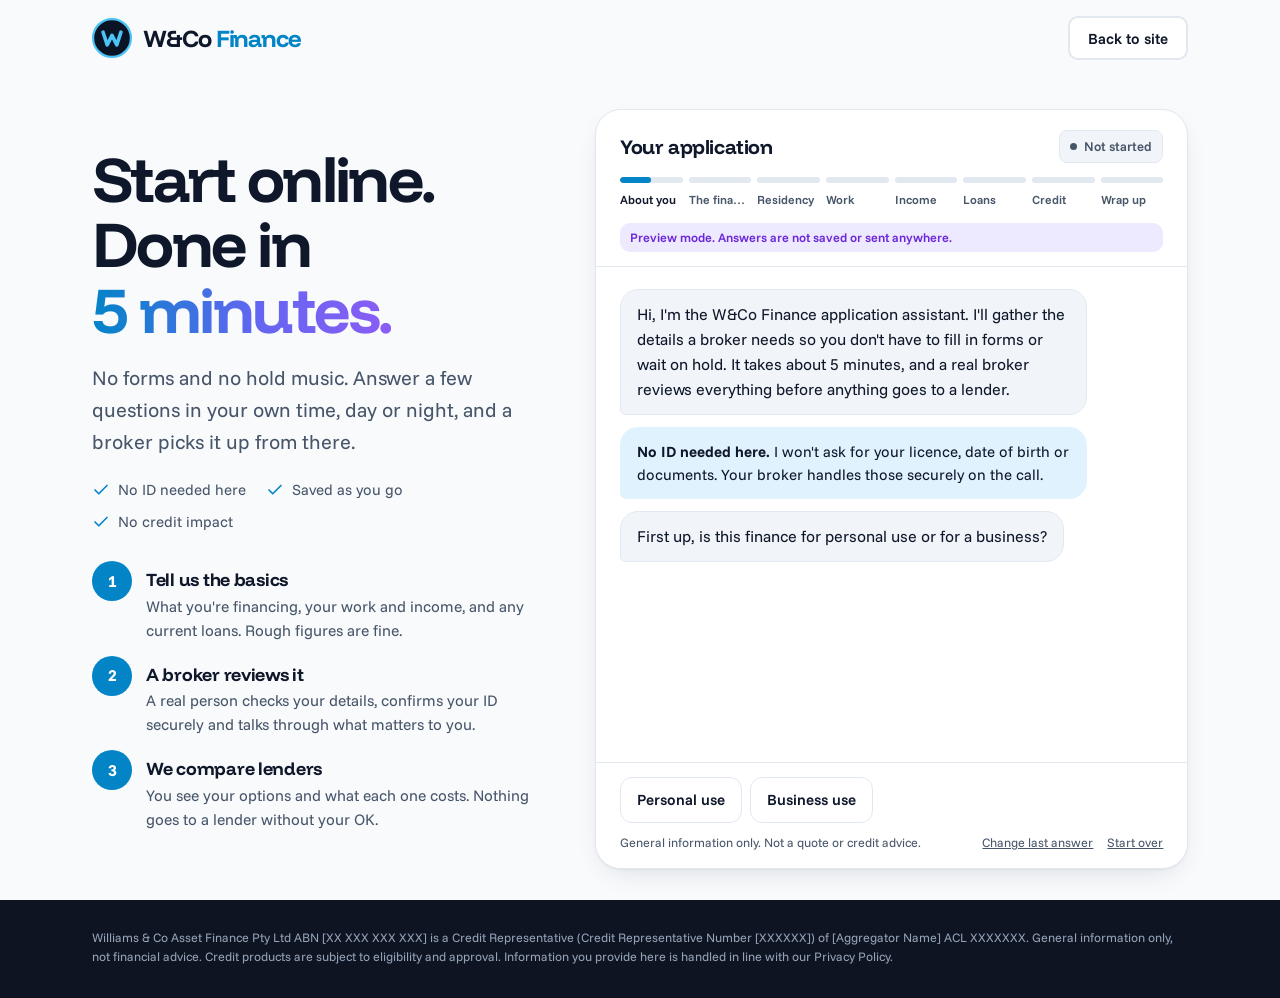
<file: site/apply.html>
<!DOCTYPE html>
<html lang="en-AU">
<head>
<meta charset="UTF-8">
<meta name="robots" content="noindex, nofollow">
<meta name="viewport" content="width=device-width, initial-scale=1.0, viewport-fit=cover, interactive-widget=resizes-content">
<title>Apply Online | W&amp;Co Finance</title>
<meta name="description" content="Start your asset finance application online in about 5 minutes. No ID needed up front. A real broker reviews everything.">
<link rel="icon" type="image/svg+xml" href="assets/logo-mark.svg">
<meta name="theme-color" content="#0F1422">
<link rel="preconnect" href="https://fonts.googleapis.com">
<link rel="preconnect" href="https://fonts.gstatic.com" crossorigin>
<link rel="stylesheet" href="https://fonts.googleapis.com/css2?family=Funnel+Display:wght@300..800&family=Funnel+Sans:wght@300..800&display=swap">
<link rel="stylesheet" href="assets/brand.css">
<link rel="stylesheet" href="assets/intake.css">
<style>
/* Full-page application (direct link for ads and texts). Nav + main fill one screen; only the chat scrolls. */
html,body{height:100%}
.shell{height:100vh;height:var(--app-h,100dvh);min-height:360px;display:flex;flex-direction:column}
.shell .nav{position:relative;flex:none}
.page{flex:1;min-height:0;width:100%;display:grid;grid-template-columns:minmax(0,.85fr) minmax(0,1.15fr);gap:clamp(28px,5vw,72px);padding-block:clamp(16px,3.5vh,44px)}
.intro{display:flex;flex-direction:column;align-items:flex-start;gap:clamp(12px,2.2vh,20px);min-height:0;overflow-y:auto;scrollbar-width:none;padding-block:4px}
.intro::-webkit-scrollbar{display:none}
.intro>:first-child{margin-top:auto}
.intro>:last-child{margin-bottom:auto}
.intro h1{font-size:clamp(42px,5.2vw,64px);font-weight:700;letter-spacing:-.04em;line-height:1.02}
.lede{font-size:clamp(18px,1.7vw,20px);color:var(--ink-2);max-width:58ch}
.ticks{list-style:none;display:flex;flex-wrap:wrap;gap:8px 20px;font-size:15px;color:var(--ink-2)}
.ticks li{display:inline-flex;align-items:center;gap:8px}
.ticks svg{width:18px;height:18px;color:var(--teal);flex:none}
.steps-list{list-style:none;display:grid;gap:14px;margin-top:8px}
.steps-list li{display:grid;grid-template-columns:40px minmax(0,1fr);gap:14px;align-items:start}
.num{width:40px;height:40px;border-radius:50%;background:var(--teal);color:var(--on-accent);display:grid;place-items:center;font-weight:800;font-size:16px}
.steps-list h3{font-size:18px;letter-spacing:-.015em;line-height:1.25;margin-bottom:2px;padding-top:8px}
.steps-list p{font-size:15.5px;color:var(--ink-2);line-height:1.55}
.card{border:1px solid var(--line);border-radius:26px;box-shadow:var(--shadow);overflow:hidden;height:100%;max-height:900px;align-self:center;min-height:0;min-width:0}
.footer{padding-block:28px calc(32px + env(safe-area-inset-bottom,0px))}

@media (min-width:901px) and (max-height:860px){ .steps-list p{display:none} .steps-list h3{padding-top:9px} }
@media (min-width:901px) and (max-height:720px){ .steps-list{display:none} .intro h1{font-size:clamp(36px,4.4vw,52px)} }
@media (min-width:901px) and (max-height:600px){ .ticks{display:none} .lede{font-size:16px} }
@media (max-width:900px){
  .shell .nav{height:64px}
  .page{display:flex;flex-direction:column;gap:14px;padding-block:14px}
  .intro{flex:none;overflow:visible;gap:10px}
  .intro>:first-child,.intro>:last-child{margin:0}
  .steps-list{display:none}
  .intro h1{font-size:clamp(30px,6.5vw,46px);letter-spacing:-.045em}
  .lede{font-size:16.5px}
  .ticks{font-size:14px;gap:4px 16px}
  body.started .intro{display:none}
  .card{flex:1;height:auto;max-height:none;align-self:stretch}
}
@media (max-width:600px){
  .page{padding-left:0;padding-right:0;padding-bottom:0;gap:12px}
  .intro{padding-left:var(--gutter-l);padding-right:var(--gutter-r)}
  .card{border-radius:22px 22px 0 0;border-left:0;border-right:0;border-bottom:0;box-shadow:none}
}
@media (max-width:900px) and (max-height:700px){ .lede{display:none} }
@media (max-height:520px){ .shell .nav{height:52px} .logo small{display:none} .intro{display:none} .page{padding-block:8px 0} }
</style>
</head>
<body>
<svg width="0" height="0" style="position:absolute" aria-hidden="true" focusable="false">
  <defs>
    <symbol id="wco-mark" viewBox="0 0 40 40">
      <circle cx="20" cy="20" r="18.9" fill="#0A1424" stroke="#4CC3F7" stroke-width="2.2"/>
      <path d="M11.1 14.2 15.2 26.9 20 17.4 24.8 26.9 28.9 14.2" fill="none" stroke="#4CC3F7" stroke-width="3.6" stroke-linecap="round" stroke-linejoin="round"/>
    </symbol>
  </defs>
</svg>
<div class="shell">
  <header class="nav">
    <div class="container">
      <a href="/" class="logo" aria-label="W&amp;Co Finance home">
        <svg viewBox="0 0 40 40" aria-hidden="true"><use href="#wco-mark"/></svg>
        <span class="wordmark"><b>W&amp;Co <span class="wm-accent">Finance</span></b></span>
      </a>
      <a href="/" class="btn btn-outline btn-sm">Back to site</a>
    </div>
  </header>

  <main class="container page">
    <section class="intro">
      <h1>Start online. Done in <span class="gradtext">5 minutes.</span></h1>
      <p class="lede">No forms and no hold music. Answer a few questions in your own time, day or night, and a broker picks it up from there.</p>
      <ul class="ticks">
        <li><svg viewBox="0 0 24 24" fill="none" stroke="currentColor" stroke-width="2.2" stroke-linecap="round" stroke-linejoin="round" aria-hidden="true"><path d="M20 6 9 17l-5-5"/></svg>No ID needed here</li>
        <li><svg viewBox="0 0 24 24" fill="none" stroke="currentColor" stroke-width="2.2" stroke-linecap="round" stroke-linejoin="round" aria-hidden="true"><path d="M20 6 9 17l-5-5"/></svg>Saved as you go</li>
        <li><svg viewBox="0 0 24 24" fill="none" stroke="currentColor" stroke-width="2.2" stroke-linecap="round" stroke-linejoin="round" aria-hidden="true"><path d="M20 6 9 17l-5-5"/></svg>No credit impact</li>
      </ul>
      <ol class="steps-list">
        <li><span class="num">1</span><div><h3>Tell us the basics</h3><p>What you're financing, your work and income, and any current loans. Rough figures are fine.</p></div></li>
        <li><span class="num">2</span><div><h3>A broker reviews it</h3><p>A real person checks your details, confirms your ID securely and talks through what matters to you.</p></div></li>
        <li><span class="num">3</span><div><h3>We compare lenders</h3><p>You see your options and what each one costs. Nothing goes to a lender without your OK.</p></div></li>
      </ol>
    </section>
    <section class="card" id="app" aria-label="Application chat"></section>
  </main>
</div>

<footer class="footer">
  <div class="container">
    <p class="footer-legal" style="margin:0;border:0;padding:0">Williams &amp; Co Asset Finance Pty Ltd ABN [XX XXX XXX XXX] is a Credit Representative (Credit Representative Number [XXXXXX]) of [Aggregator Name] ACL XXXXXXX. General information only, not financial advice. Credit products are subject to eligibility and approval. Information you provide here is handled in line with our <a href="/privacy">Privacy Policy</a>.</p>
  </div>
</footer>

<script src="assets/intake.js"></script>
<script>
(() => {
  BrokerIntake.mount(document.getElementById('app'), {
    onState: s => document.body.classList.toggle('started', s.started),
  });
  // Fit the shell to the visible screen (mobile keyboards and browser bars)
  const fit = () => {
    const vv = window.visualViewport, cs = getComputedStyle(document.documentElement);
    const h = (vv ? vv.height : innerHeight) - parseFloat(cs.paddingTop || 0) - parseFloat(cs.paddingBottom || 0);
    document.documentElement.style.setProperty('--app-h', Math.round(h) + 'px');
    if (document.activeElement?.closest?.('#app')) window.scrollTo(0, 0);
  };
  window.visualViewport?.addEventListener('resize', fit);
  addEventListener('resize', fit); addEventListener('orientationchange', fit);
  fit();
})();
</script>
</body>
</html>
</file>
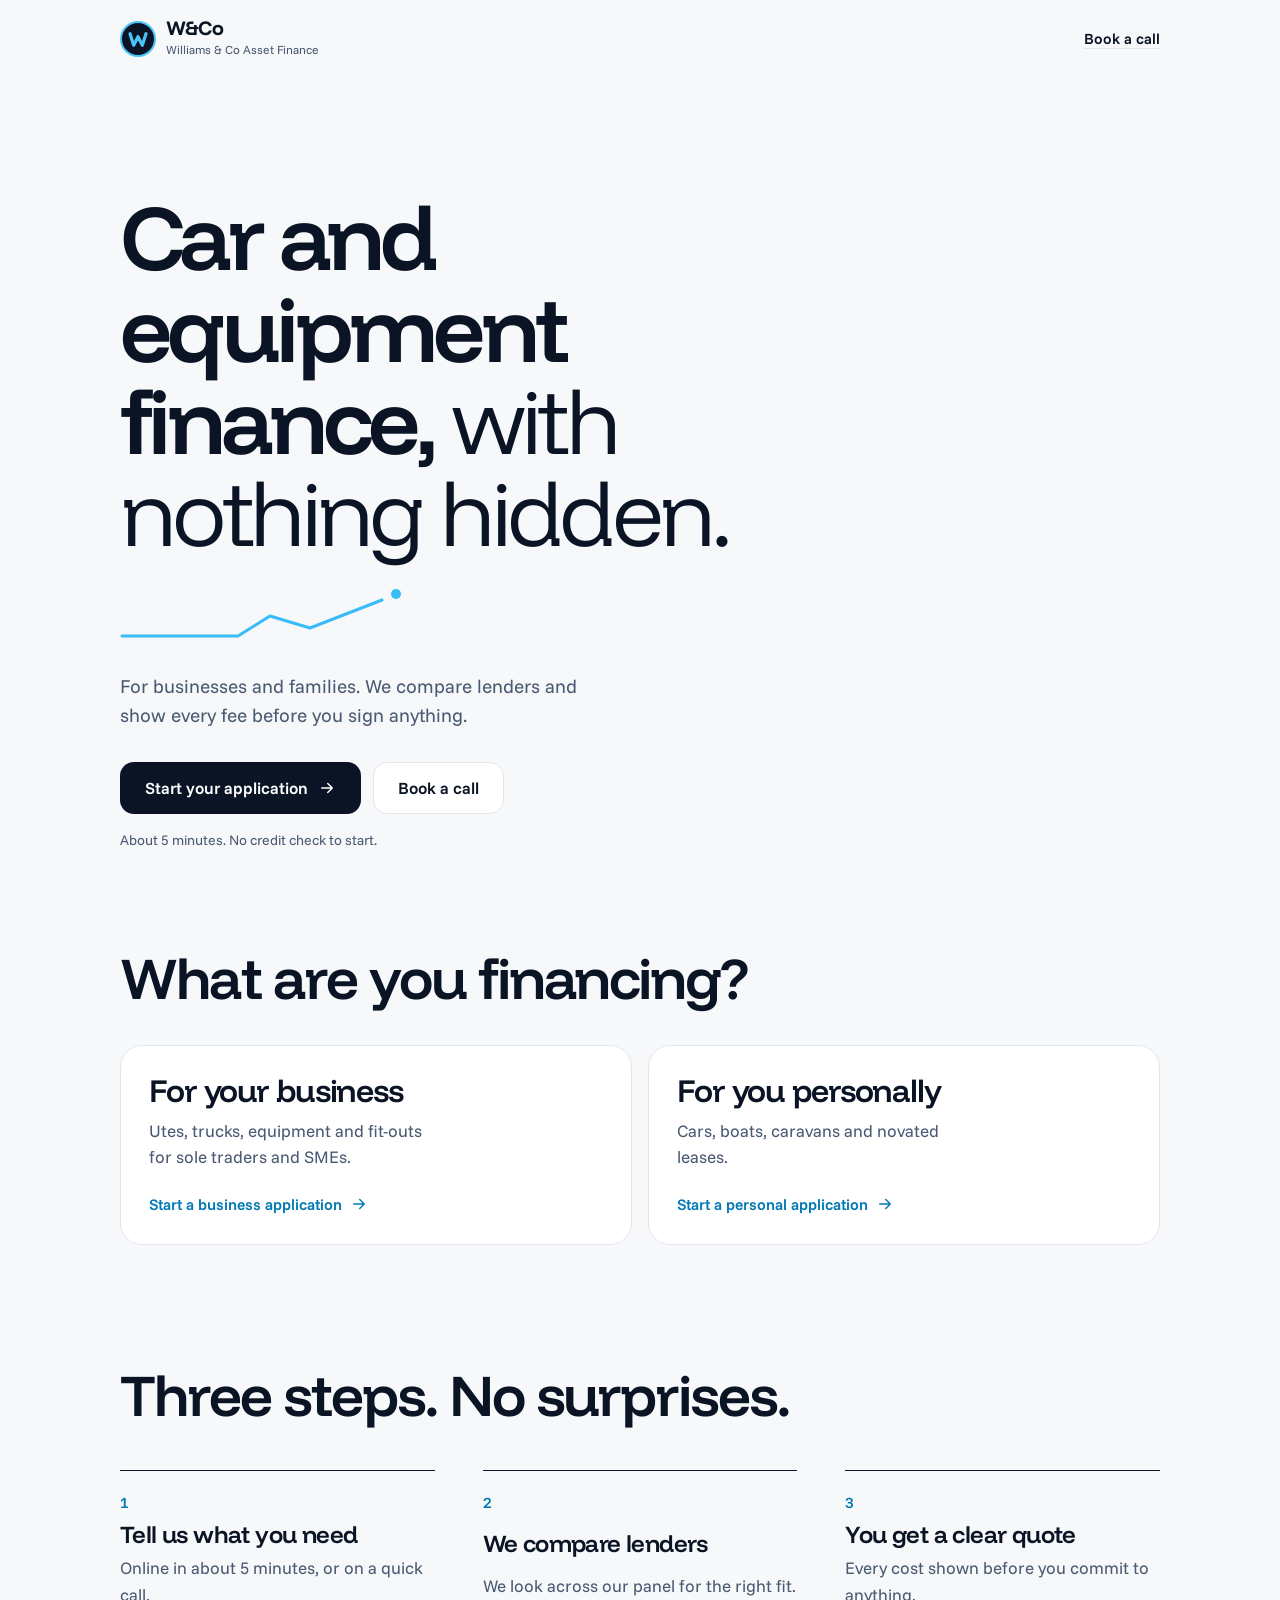
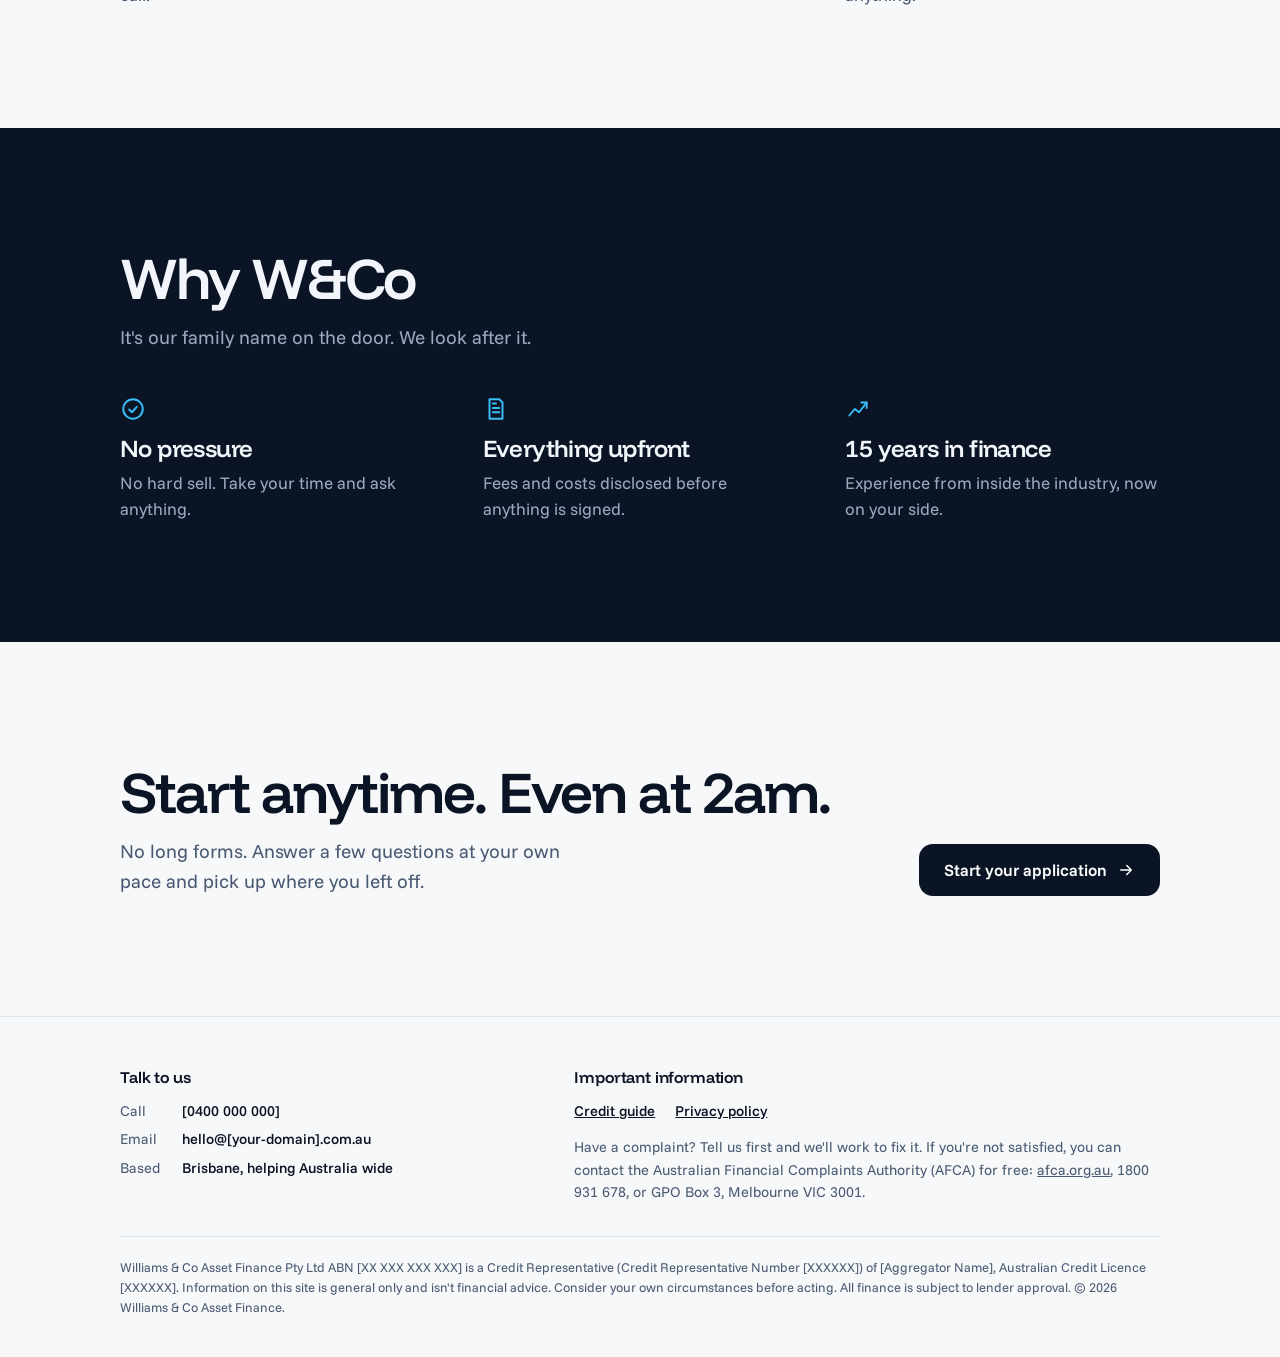
<file: site/simple.html>
<!DOCTYPE html>
<!-- Generated from src/simple.html by scripts/build-simple.mjs. Edit the source, not this file. -->
<html lang="en-AU">
<head>
<meta charset="UTF-8">
<meta name="viewport" content="width=device-width, initial-scale=1.0, viewport-fit=cover, interactive-widget=resizes-content">
<title>Williams &amp; Co Asset Finance</title>
<meta name="robots" content="noindex, nofollow">
<meta name="description" content="Asset finance for businesses and families. We compare lenders and disclose every fee before you sign. Start online in about 5 minutes.">
<meta name="theme-color" content="#F7F8FA">
<link rel="icon" type="image/svg+xml" href="data:image/svg+xml,%3Csvg xmlns='http://www.w3.org/2000/svg' viewBox='0 0 40 40'%3E%3Ccircle cx='20' cy='20' r='18.9' fill='%230A1424' stroke='%234CC3F7' stroke-width='2.2'/%3E%3Cpath d='M11.1 14.2 15.2 26.9 20 17.4 24.8 26.9 28.9 14.2' fill='none' stroke='%234CC3F7' stroke-width='3.6' stroke-linecap='round' stroke-linejoin='round'/%3E%3C/svg%3E">
<link rel="preconnect" href="https://fonts.googleapis.com">
<link rel="preconnect" href="https://fonts.gstatic.com" crossorigin>
<link rel="stylesheet" href="https://fonts.googleapis.com/css2?family=Funnel+Display:wght@300;600;700&family=Funnel+Sans:wght@400;500;600&display=swap">
<style>
/* W&Co, simple version. One calm light page, one dark band for trust. Every call to action opens the same intake sheet. */
:root{
  color-scheme:light;
  --paper:#F7F8FA; --white:#FFFFFF; --navy:#0A1424; --navy-2:#111E34;
  --ink:#0A1424; --ink-2:#4A5A72; --line:#E1E6EE; --sky:#38BDF8; --sky-ink:#0279B4; --sky-soft:#E3F4FD;
  --display:"Funnel Display","Funnel Sans",system-ui,-apple-system,"Segoe UI",sans-serif;
  --text:"Funnel Sans",system-ui,-apple-system,"Segoe UI",sans-serif;
  --ease:cubic-bezier(.2,.7,.2,1);
  --gl:max(20px,env(safe-area-inset-left,0px)); --gr:max(20px,env(safe-area-inset-right,0px));

  /* Tokens the intake assistant uses */
  --ground:#F7F8FA; --surface:#FFFFFF; --tint:#F1F4F8; --teal:#0279B4; --teal-hover:#025E8C; --teal-soft:#E3F4FD;
  --gold:#7C6CF2; --gold-ink:#5B4BD6; --gold-soft:#EEEBFE; --deep:#0A1424; --deep-ink:#F2F6FB; --deep-muted:#9AA9C0;
  --on-accent:#FFFFFF; --success:#10B981; --error:#C0452F; --head:var(--display); --body:var(--text);
}
*,*::before,*::after{box-sizing:border-box;margin:0;padding:0}
html{background:var(--paper);-webkit-text-size-adjust:100%}
body{font-family:var(--text);font-size:17px;line-height:1.55;color:var(--ink);background:var(--paper);-webkit-font-smoothing:antialiased;overflow-x:hidden}
h1,h2,h3{font-family:var(--display);font-weight:600;letter-spacing:-.035em;line-height:1.05;text-wrap:balance}
button{font:inherit;color:inherit;cursor:pointer}
a{color:inherit}
:focus-visible{outline:2.5px solid var(--sky-ink);outline-offset:3px;border-radius:6px}
.wrap{max-width:1080px;margin-inline:auto;padding-left:var(--gl);padding-right:var(--gr)}
.sec{padding-block:clamp(64px,10vw,120px)}
.lead{font-size:clamp(17px,2vw,19px);color:var(--ink-2);max-width:46ch}

/* Buttons */
.btn{display:inline-flex;align-items:center;justify-content:center;gap:10px;min-height:52px;padding:0 24px;border-radius:14px;border:1.5px solid transparent;
  font:600 16.5px/1 var(--text);text-decoration:none;transition:background .2s,border-color .2s,transform .2s var(--ease);white-space:nowrap}
.btn:active{transform:scale(.98)}
.btn-main{background:var(--navy);color:#fff}
.btn-main:hover{background:#18294A}
.btn-ghost{border-color:var(--line);background:var(--white);color:var(--ink)}
.btn-ghost:hover{border-color:var(--ink-2)}
.btn svg{width:18px;height:18px}

/* Header */
.top{padding-block:18px;padding-top:calc(18px + env(safe-area-inset-top,0px))}
.top .wrap{display:flex;align-items:center;justify-content:space-between;gap:16px}
.brand{display:flex;align-items:center;gap:10px;text-decoration:none}
.brand svg{width:36px;height:36px;flex:none}
.brand b{display:block;font-family:var(--display);font-size:20px;font-weight:700;letter-spacing:-.04em;line-height:1}
.brand small{display:block;font-size:12px;color:var(--ink-2);margin-top:3px;white-space:nowrap}
.top a.call{font-size:15px;font-weight:600;text-decoration:underline;text-underline-offset:4px;text-decoration-color:var(--line)}

/* Hero */
.hero{padding-block:clamp(40px,9vw,112px) clamp(56px,8vw,96px)}
.hero h1{font-size:clamp(42px,9vw,92px);font-weight:600;letter-spacing:-.05em;line-height:1;max-width:13ch}
.hero h1 span{font-weight:300}
.rise{display:block;width:min(420px,70%);height:auto;margin-block:28px 26px;overflow:visible}
.rise path{fill:none;stroke:var(--sky);stroke-width:3;stroke-linecap:round;stroke-linejoin:round;stroke-dasharray:1;stroke-dashoffset:0;animation:draw 1.6s .2s var(--ease) both}
.rise circle{fill:var(--sky);animation:pop .4s 1.6s var(--ease) both}
@keyframes draw{from{stroke-dashoffset:1}}
@keyframes pop{from{transform:scale(0);opacity:0}}
.rise circle{transform-box:fill-box;transform-origin:center}
.ctas{display:flex;flex-wrap:wrap;gap:12px;margin-top:32px}
.small{margin-top:16px;font-size:14px;color:var(--ink-2)}

/* Split path */
.split{display:grid;grid-template-columns:repeat(2,minmax(0,1fr));gap:16px;margin-top:36px}
.path{display:flex;flex-direction:column;gap:10px;text-align:left;background:var(--white);border:1px solid var(--line);border-radius:22px;padding:28px;min-height:200px;
  transition:border-color .25s,transform .25s var(--ease),box-shadow .25s}
.path:hover{border-color:var(--ink-2);transform:translateY(-2px);box-shadow:0 18px 40px -24px rgba(10,20,36,.35)}
.path h3{font-size:clamp(26px,3vw,32px)}
.path p{color:var(--ink-2);max-width:32ch}
.path .go{margin-top:auto;display:flex;align-items:center;gap:8px;font-weight:600;font-size:15.5px;color:var(--sky-ink)}
.path .go svg{width:18px;height:18px;transition:transform .25s var(--ease)}
.path:hover .go svg{transform:translateX(4px)}

/* Steps */
.steps{list-style:none;display:grid;grid-template-columns:repeat(3,minmax(0,1fr));gap:clamp(20px,4vw,48px);margin-top:44px;counter-reset:s}
.steps li{counter-increment:s;border-top:1.5px solid var(--ink);padding-top:20px;display:grid;gap:8px}
.steps li::before{content:counter(s);font-family:var(--display);font-size:15px;font-weight:600;color:var(--sky-ink)}
.steps h3{font-size:24px;letter-spacing:-.025em}
.steps p{color:var(--ink-2)}

/* Why W&Co (dark band) */
.why{background:var(--navy);color:#F2F6FB}
.why .lead{color:#9AA9C0}
.points{display:grid;grid-template-columns:repeat(3,minmax(0,1fr));gap:clamp(20px,4vw,48px);margin-top:44px}
.points div{display:grid;gap:8px;align-content:start}
.points svg{width:26px;height:26px;color:var(--sky);margin-bottom:6px}
.points h3{font-size:24px;letter-spacing:-.025em}
.points p{color:#9AA9C0}

/* Anytime */
.anytime .wrap{display:grid;grid-template-columns:minmax(0,1.2fr) auto;gap:28px;align-items:end}
.anytime h2,.sec>.wrap>h2{font-size:clamp(34px,5.4vw,58px)}

/* Footer */
.foot{border-top:1px solid var(--line);padding-block:48px calc(40px + env(safe-area-inset-bottom,0px));font-size:14.5px;color:var(--ink-2)}
.foot-grid{display:grid;grid-template-columns:minmax(0,1fr) minmax(0,1.4fr);gap:36px}
.foot h4{font-family:var(--display);font-size:16px;font-weight:600;color:var(--ink);margin-bottom:10px;letter-spacing:-.01em}
.foot dl{display:grid;gap:6px}
.foot dl div{display:flex;gap:10px}
.foot dt{min-width:52px}
.foot dd{color:var(--ink);font-weight:500;overflow-wrap:anywhere}
.foot .links{display:flex;flex-wrap:wrap;gap:8px 20px;margin-block:4px 14px}
.foot .links a{color:var(--ink);font-weight:500}
.foot p+p{margin-top:10px}
.foot .legal{margin-top:32px;padding-top:20px;border-top:1px solid var(--line);font-size:13px;line-height:1.55}

/* Intake sheet */
.scrim{position:fixed;inset:0;z-index:80;background:rgba(10,20,36,.45);opacity:0;pointer-events:none;transition:opacity .3s}
.scrim.on{opacity:1;pointer-events:auto}
.sheet{position:fixed;z-index:90;top:0;right:0;bottom:0;width:min(460px,100vw);height:var(--app-h,100dvh);display:flex;flex-direction:column;background:var(--white);
  box-shadow:-30px 0 80px -40px rgba(10,20,36,.5);transform:translateX(102%);visibility:hidden;transition:transform .4s var(--ease),visibility 0s .4s}
.sheet.on{transform:none;visibility:visible;transition:transform .4s var(--ease)}
.sheet-bar{flex:none;display:flex;align-items:center;justify-content:space-between;gap:12px;padding:12px 12px 12px 18px;padding-top:calc(12px + env(safe-area-inset-top,0px));border-bottom:1px solid var(--line)}
.sheet-bar .brand svg{width:28px;height:28px}
.sheet-bar .brand b{font-size:17px}
.x{display:inline-flex;align-items:center;gap:6px;min-height:44px;padding:0 14px;border-radius:12px;border:1px solid var(--line);background:var(--white);font-size:14.5px;font-weight:600}
.x:hover{border-color:var(--ink-2)}
.x svg{width:16px;height:16px}
.sheet-body{flex:1;min-height:0}
.resume{position:fixed;z-index:70;left:50%;bottom:calc(16px + env(safe-area-inset-bottom,0px));transform:translate(-50%,0);display:flex;align-items:center;gap:10px;
  min-height:52px;padding:0 20px;border-radius:999px;border:0;background:var(--navy);color:#fff;font-weight:600;font-size:15.5px;box-shadow:0 18px 40px -16px rgba(10,20,36,.6);
  transition:transform .35s var(--ease),opacity .25s;white-space:nowrap}
.resume[hidden]{display:flex;opacity:0;transform:translate(-50%,140%);pointer-events:none}
.resume i{width:8px;height:8px;border-radius:50%;background:var(--sky)}
html.lock,html.lock body{overflow:hidden}

/* Reveal: one quiet fade as sections enter (visible at rest without script) */
.js [data-r]{opacity:0;transform:translateY(14px);transition:opacity .7s var(--ease),transform .7s var(--ease)}
.js [data-r].in{opacity:1;transform:none}

@media (max-width:760px){
  body{font-size:16.5px}
  .split,.steps,.points,.foot-grid{grid-template-columns:minmax(0,1fr)}
  .anytime .wrap{grid-template-columns:minmax(0,1fr)}
  .ctas .btn{flex:1 1 100%}
  .path{min-height:0;padding:24px}
  .brand small{display:none}
  .sheet{width:100vw;transform:translateY(102%);box-shadow:none}
}
@media (prefers-reduced-motion:reduce){
  *,*::before,*::after{animation:none!important;transition:none!important}
  .js [data-r]{opacity:1;transform:none}
}

/* ---- Intake assistant styles (inlined from site/assets/intake.css) ---- */
/* W&Co Finance application assistant. Every class is prefixed ei- so it can sit inside any page.
   Fills whatever box it is placed in (100% height). Adapts to its own width with container queries. */

.ei{container:ei/inline-size;display:flex;flex-direction:column;height:100%;min-height:0;min-width:0;background:var(--surface);color:var(--ink);font-family:var(--body)}

.ei-head{flex:none;padding:20px 24px 14px;border-bottom:1px solid var(--line);display:grid;grid-template-columns:minmax(0,1fr);gap:14px}
.ei-title{display:flex;align-items:center;justify-content:space-between;gap:10px;flex-wrap:wrap}
.ei-title h2{font-size:20px;letter-spacing:-.02em;line-height:1.25;font-weight:700}
.ei-saved{display:inline-flex;align-items:center;gap:7px;font-size:13px;font-weight:600;color:var(--ink-2);background:var(--tint);border:1px solid var(--line);padding:5px 10px;border-radius:8px;white-space:nowrap}
.ei-saved i{width:7px;height:7px;border-radius:50%;background:var(--ink-2);flex:none}
.ei-saved.on{color:var(--ink)}
.ei-saved.on i{background:var(--success);animation:ei-pulse 2s infinite}
.ei-saved.err i{background:var(--error)}
@keyframes ei-pulse{0%{box-shadow:0 0 0 0 rgba(16,185,129,.5)}70%{box-shadow:0 0 0 7px rgba(16,185,129,0)}100%{box-shadow:0 0 0 0 rgba(16,185,129,0)}}
.ei-steps{display:flex;gap:6px}
.ei-steps div{flex:1;min-width:0}
.ei-steps b{display:block;height:6px;border-radius:999px;background:var(--line);overflow:hidden;position:relative}
.ei-steps .done b{background:var(--teal)}
.ei-steps .now b::after{content:"";position:absolute;inset:0 50% 0 0;background:var(--teal);border-radius:999px}
.ei-steps small{display:block;margin-top:7px;font-size:12px;font-weight:600;color:var(--ink-2);white-space:nowrap;overflow:hidden;text-overflow:ellipsis}
.ei-steps .now small{color:var(--ink)}
.ei-preview{font-size:12.5px;font-weight:600;color:var(--gold-ink);background:var(--gold-soft);border-radius:10px;padding:6px 10px;line-height:1.4}

.ei-log{flex:1;min-height:0;overflow-y:auto;overscroll-behavior:contain;padding:22px 24px;display:flex;flex-direction:column;gap:12px}
.ei-msg{max-width:86%;padding:12px 16px;font-size:16px;line-height:1.55;overflow-wrap:anywhere;border-radius:18px;animation:ei-in .35s var(--ease) both}
@keyframes ei-in{from{opacity:.001;transform:translateY(6px)}to{opacity:1;transform:none}}
.ei-bot{background:var(--tint);border:1px solid var(--line);align-self:flex-start;border-bottom-left-radius:6px}
.ei-user{background:var(--teal);color:var(--on-accent);align-self:flex-end;font-weight:600;border-bottom-right-radius:6px}
.ei-note{background:var(--teal-soft);border-color:transparent;font-size:15px}
.ei-note strong{font-weight:700}
.ei-msg small{display:block;color:var(--ink-2);font-size:12.5px;line-height:1.5;margin-top:10px}
.ei-msg ul{list-style:none;margin-top:10px;display:grid;gap:6px;font-size:15px;color:var(--ink-2)}
.ei-msg ul li{display:grid;grid-template-columns:7px minmax(0,1fr);gap:10px}
.ei-msg ul li::before{content:"";width:7px;height:7px;border-radius:50%;background:var(--gold);margin-top:.6em}
.ei-docs{display:grid;gap:8px;margin-top:12px}
.ei-docs a{display:flex;justify-content:space-between;align-items:center;gap:10px;padding:11px 14px;border-radius:14px;background:var(--surface);border:1.5px solid var(--line);
  text-decoration:none;color:var(--ink);font-weight:600;font-size:15px;transition:border-color .2s}
.ei-docs a:hover{border-color:var(--teal)}
.ei-docs a span{color:var(--teal);font-size:14px}
.ei-typing{align-self:flex-start;display:flex;gap:5px;padding:15px 16px;background:var(--tint);border:1px solid var(--line);border-radius:18px;border-bottom-left-radius:6px}
.ei-typing i{width:7px;height:7px;border-radius:50%;background:var(--ink-2);animation:ei-dot 1s infinite}
.ei-typing i:nth-child(2){animation-delay:.15s}.ei-typing i:nth-child(3){animation-delay:.3s}
@keyframes ei-dot{0%,60%,100%{opacity:.25}30%{opacity:1}}

.ei-next{align-self:stretch;background:var(--deep);color:var(--deep-ink);border-radius:22px;padding:22px 24px;display:grid;gap:12px;margin-top:4px}
.ei-next h3{font-size:19px;letter-spacing:-.015em;line-height:1.25}
.ei-next ol{list-style:none;display:grid}
.ei-next li{display:grid;grid-template-columns:36px minmax(0,1fr);gap:14px;align-items:center;padding:12px 0;border-top:1px solid rgba(255,255,255,.1);font-size:15.5px;color:var(--deep-muted)}
.ei-check{width:36px;height:36px;border-radius:50%;background:rgba(167,139,250,.16);color:#C4B5FD;display:grid;place-items:center}
.ei-check svg{width:18px;height:18px}
.ei-handover{align-self:stretch;border:1.5px dashed var(--line);border-radius:16px;padding:16px;display:grid;gap:10px}
.ei-handover h4{font-size:12px;font-weight:700;letter-spacing:.08em;text-transform:uppercase;color:var(--gold-ink)}
.ei-handover pre{white-space:pre-wrap;font:12.5px/1.55 ui-monospace,Menlo,Consolas,monospace;color:var(--ink-2);max-height:340px;overflow:auto;font-variant-numeric:tabular-nums}

.ei-composer{flex:none;border-top:1px solid var(--line);padding:14px 24px 16px;display:grid;grid-template-columns:minmax(0,1fr);gap:10px;background:var(--surface)}
.ei-chips{display:flex;flex-wrap:wrap;gap:8px;max-height:min(40vh,240px);overflow-y:auto}
.ei-chip{font-size:15px;font-weight:600;color:var(--ink);background:var(--surface);border:1.5px solid var(--line);padding:10px 16px;border-radius:12px;min-height:44px;
  transition:border-color .2s,background .2s,transform .2s var(--ease)}
.ei-chip:hover{border-color:var(--teal);background:var(--teal-soft)}
.ei-chip:active{transform:scale(.98)}
.ei-chip.primary{background:var(--teal);border-color:var(--teal);color:var(--on-accent)}
.ei-chip.primary:hover{background:var(--teal-hover);border-color:var(--teal-hover)}
.ei-field{display:flex;gap:8px}
.ei-field-wrap{flex:1;min-width:0;display:flex;align-items:center;background:var(--ground);border:1.5px solid var(--line);border-radius:14px;transition:border-color .2s,box-shadow .2s}
.ei-field-wrap:focus-within{border-color:var(--teal);box-shadow:0 0 0 4px var(--teal-soft)}
.ei-field-wrap .ei-pre{padding-left:15px;color:var(--ink-2);font-weight:600}
.ei-field-wrap input{flex:1;min-width:0;background:transparent;border:0;outline:none;color:var(--ink);font:500 16.5px var(--body);padding:12px 15px;font-variant-numeric:tabular-nums}
.ei-field-wrap input::placeholder{color:var(--ink-2);opacity:.8}
.ei-send{font:600 16px/1 var(--body);background:var(--teal);color:var(--on-accent);border:0;padding:0 22px;border-radius:12px;min-height:48px;transition:background .2s}
.ei-send:hover{background:var(--teal-hover)}
.ei-err{color:var(--error);font-size:14px;font-weight:500}
.ei-err:empty{display:none}
.ei-foot{display:flex;justify-content:space-between;gap:6px 16px;flex-wrap:wrap;font-size:12.5px;line-height:1.5;color:var(--ink-2)}
.ei-link{background:none;border:0;color:var(--ink-2);text-decoration:underline;font-size:12.5px;padding:0}
.ei-link:hover{color:var(--ink)}
.ei-links{display:flex;gap:14px;margin-left:auto}
.ei-hp{position:absolute;left:-9999px;width:1px;height:1px;overflow:hidden}

/* Narrow boxes: a phone, or the floating panel on desktop */
@container ei (max-width:520px){
  .ei-head{padding:16px 16px 12px;gap:12px}
  .ei-title h2{font-size:18px}
  .ei-steps small{display:none}
  .ei-log{padding:16px}
  .ei-msg{max-width:92%;font-size:15.5px}
  .ei-note{font-size:14.5px}
  .ei-composer{padding:12px 16px 14px}
  .ei-chip{padding:10px 15px;font-size:14.5px}
  .ei-send{padding:0 18px}
  .ei-foot>span:first-child{display:none}
  .ei-next{padding:20px}
}
/* Very short windows, e.g. a phone on its side */
@media (max-height:520px){
  .ei-head{padding-top:10px;padding-bottom:8px;gap:8px}
  .ei-title h2{font-size:16px}
  .ei-steps small{display:none}
  .ei-log{padding-top:12px;padding-bottom:12px}
  .ei-composer{padding-top:10px;padding-bottom:8px}
  .ei-chips{max-height:34vh}
  .ei-foot>span:first-child{display:none}
}

</style>
<script>document.documentElement.classList.add('js')</script>
</head>
<body>
<svg width="0" height="0" style="position:absolute" aria-hidden="true" focusable="false">
  <defs>
    <symbol id="mark" viewBox="0 0 40 40"><circle cx="20" cy="20" r="18.9" fill="#0A1424" stroke="#4CC3F7" stroke-width="2.2"/><path d="M11.1 14.2 15.2 26.9 20 17.4 24.8 26.9 28.9 14.2" fill="none" stroke="#4CC3F7" stroke-width="3.6" stroke-linecap="round" stroke-linejoin="round"/></symbol>
    <symbol id="arrow" viewBox="0 0 24 24"><path d="M5 12h14M13 6l6 6-6 6" fill="none" stroke="currentColor" stroke-width="2" stroke-linecap="round" stroke-linejoin="round"/></symbol>
  </defs>
</svg>

<header class="top">
  <div class="wrap">
    <a class="brand" href="#top" aria-label="Williams &amp; Co Asset Finance, home">
      <svg aria-hidden="true"><use href="#mark"/></svg>
      <span><b>W&amp;Co</b><small>Williams &amp; Co Asset Finance</small></span>
    </a>
    <a class="call" href="#contact" data-book>Book a call</a>
  </div>
</header>

<main id="top">
  <section class="hero">
    <div class="wrap">
      <h1>Car and equipment finance, <span>with nothing hidden.</span></h1>
      <svg class="rise" viewBox="0 0 420 60" aria-hidden="true"><path pathLength="1" d="M2 50 L118 50 L150 30 L190 42 L262 14"/><circle cx="276" cy="8" r="5"/></svg>
      <p class="lead">For businesses and families. We compare lenders and show every fee before you sign anything.</p>
      <div class="ctas">
        <button class="btn btn-main" type="button" data-start>Start your application <svg aria-hidden="true"><use href="#arrow"/></svg></button>
        <a class="btn btn-ghost" href="#contact" data-book>Book a call</a>
      </div>
      <p class="small">About 5 minutes. No credit check to start.</p>
    </div>
  </section>

  <section class="sec" style="padding-top:0" aria-labelledby="splitH">
    <div class="wrap" data-r>
      <h2 id="splitH">What are you financing?</h2>
      <div class="split">
        <button class="path" type="button" data-start="Business use">
          <h3>For your business</h3>
          <p>Utes, trucks, equipment and fit-outs for sole traders and SMEs.</p>
          <span class="go">Start a business application <svg aria-hidden="true"><use href="#arrow"/></svg></span>
        </button>
        <button class="path" type="button" data-start="Personal use">
          <h3>For you personally</h3>
          <p>Cars, boats, caravans and novated leases.</p>
          <span class="go">Start a personal application <svg aria-hidden="true"><use href="#arrow"/></svg></span>
        </button>
      </div>
    </div>
  </section>

  <section class="sec" style="padding-top:0" aria-labelledby="howH">
    <div class="wrap" data-r>
      <h2 id="howH">Three steps. No surprises.</h2>
      <ol class="steps">
        <li><h3>Tell us what you need</h3><p>Online in about 5 minutes, or on a quick call.</p></li>
        <li><h3>We compare lenders</h3><p>We look across our panel for the right fit.</p></li>
        <li><h3>You get a clear quote</h3><p>Every cost shown before you commit to anything.</p></li>
      </ol>
    </div>
  </section>

  <section class="sec why" aria-labelledby="whyH">
    <div class="wrap" data-r>
      <h2 id="whyH">Why W&amp;Co</h2>
      <p class="lead" style="margin-top:14px">It's our family name on the door. We look after it.</p>
      <div class="points">
        <div><svg viewBox="0 0 24 24" fill="none" stroke="currentColor" stroke-width="1.8" stroke-linecap="round" stroke-linejoin="round" aria-hidden="true"><path d="M12 21a9 9 0 1 0 0-18 9 9 0 0 0 0 18z"/><path d="M8.5 12.5 11 15l4.5-5"/></svg><h3>No pressure</h3><p>No hard sell. Take your time and ask anything.</p></div>
        <div><svg viewBox="0 0 24 24" fill="none" stroke="currentColor" stroke-width="1.8" stroke-linecap="round" stroke-linejoin="round" aria-hidden="true"><path d="M6 3h9l3 3v15H6z"/><path d="M9 11h6M9 15h6M9 7h3"/></svg><h3>Everything upfront</h3><p>Fees and costs disclosed before anything is signed.</p></div>
        <div><svg viewBox="0 0 24 24" fill="none" stroke="currentColor" stroke-width="1.8" stroke-linecap="round" stroke-linejoin="round" aria-hidden="true"><path d="M4 18 9 12l4 3 7-9"/><path d="M15 6h5v5"/></svg><h3>15 years in finance</h3><p>Experience from inside the industry, now on your side.</p></div>
      </div>
    </div>
  </section>

  <section class="sec anytime" aria-labelledby="anyH">
    <div class="wrap" data-r>
      <div>
        <h2 id="anyH">Start anytime. Even at 2am.</h2>
        <p class="lead" style="margin-top:14px">No long forms. Answer a few questions at your own pace and pick up where you left off.</p>
      </div>
      <button class="btn btn-main" type="button" data-start>Start your application <svg aria-hidden="true"><use href="#arrow"/></svg></button>
    </div>
  </section>
</main>

<footer class="foot" id="contact">
  <div class="wrap">
    <div class="foot-grid">
      <div>
        <h4>Talk to us</h4>
        <dl>
          <div><dt>Call</dt><dd>[0400 000 000]</dd></div>
          <div><dt>Email</dt><dd>hello@[your-domain].com.au</dd></div>
          <div><dt>Based</dt><dd>Brisbane, helping Australia wide</dd></div>
        </dl>
      </div>
      <div>
        <h4>Important information</h4>
        <div class="links"><a href="/credit-guide.pdf">Credit guide</a><a href="/privacy">Privacy policy</a></div>
        <p>Have a complaint? Tell us first and we'll work to fix it. If you're not satisfied, you can contact the Australian Financial Complaints Authority (AFCA) for free: <a href="https://www.afca.org.au" target="_blank" rel="noopener">afca.org.au</a>, 1800 931 678, or GPO Box 3, Melbourne VIC 3001.</p>
      </div>
    </div>
    <p class="legal">Williams &amp; Co Asset Finance Pty Ltd ABN [XX XXX XXX XXX] is a Credit Representative (Credit Representative Number [XXXXXX]) of [Aggregator Name], Australian Credit Licence [XXXXXX]. Information on this site is general only and isn't financial advice. Consider your own circumstances before acting. All finance is subject to lender approval. &copy; <span id="yr">2026</span> Williams &amp; Co Asset Finance.</p>
  </div>
</footer>

<!-- Intake sheet -->
<div class="scrim" id="scrim"></div>
<aside class="sheet" id="sheet" role="dialog" aria-modal="true" aria-label="Your application" aria-hidden="true">
  <div class="sheet-bar">
    <span class="brand"><svg aria-hidden="true"><use href="#mark"/></svg><b>W&amp;Co</b></span>
    <button class="x" type="button" id="closeSheet">Close <svg viewBox="0 0 24 24" fill="none" stroke="currentColor" stroke-width="2.2" stroke-linecap="round" aria-hidden="true"><path d="M6 6l12 12M18 6 6 18"/></svg></button>
  </div>
  <div class="sheet-body" id="app"></div>
</aside>
<button class="resume" id="resume" type="button" hidden><i></i><span id="resumeText">Continue your application</span></button>

<script>
/* ---- Intake assistant (inlined from site/assets/intake.js) ---- */
/* W&Co Finance application assistant.
   Usage: const app = BrokerIntake.mount(element, { onState(state) {}, canFocus() { return true; } });
   The same code powers the floating panel on the homepage and the full page at /apply.
   Progress is shared between them (stored in this browser), and saved to the broker system
   through /.netlify/functions/lead once contact details are in. */
(() => {
'use strict';

/* ---------- Config ---------- */
const API = '/.netlify/functions/lead';
const SITE_DOMAIN = 'your-domain.com.au'; // set to the live domain once it's registered
const LIVE_HOSTS = new RegExp(`(^|\\.)${SITE_DOMAIN.replace(/\./g, '\\.')}$|\\.netlify\\.app$|^localhost$|^127\\.0\\.0\\.1$`);
const PREVIEW = !LIVE_HOSTS.test(location.hostname);
const DOCS = { privacy: '/privacy', creditGuide: '/credit-guide.pdf' };
const STORE = 'wco-apply-v1';

/* ---------- Helpers ---------- */
const STATES = ['QLD', 'NSW', 'VIC', 'SA', 'WA', 'TAS', 'NT', 'ACT'];
const TEN = { 'Under 1 year': 0.5, '1 to 2 years': 1.5, '2 to 3 years': 2.5, '3 years or more': 3 };
const TENOPTS = Object.keys(TEN);
const DONE = "That's everything";
const esc = s => String(s).replace(/[&<>"']/g, c => ({ '&': '&amp;', '<': '&lt;', '>': '&gt;', '"': '&quot;', "'": '&#39;' }[c]));
const money = n => Number(n).toLocaleString('en-AU', { style: 'currency', currency: 'AUD', maximumFractionDigits: 0 });
const monthFmt = v => { if (!v) return ''; const [y, m] = v.split('-'); return new Date(+y, +m - 1, 1).toLocaleDateString('en-AU', { month: 'short', year: 'numeric' }); };
const isC = a => a.path === 'Personal use';
const isB = a => a.path === 'Business use';
const pmt = (P, rate, n) => { const r = rate / 12; return P * r / (1 - Math.pow(1 + r, -n)); };
const uuid = () => (crypto.randomUUID ? crypto.randomUUID() :
  'xxxxxxxx-xxxx-4xxx-yxxx-xxxxxxxxxxxx'.replace(/[xy]/g, c => { const r = Math.random() * 16 | 0; return (c === 'x' ? r : (r & 3 | 8)).toString(16); }));
const reduced = () => matchMedia('(prefers-reduced-motion: reduce)').matches;
const TICK = '<svg viewBox="0 0 24 24" fill="none" stroke="currentColor" stroke-width="2.4" stroke-linecap="round" stroke-linejoin="round" aria-hidden="true"><path d="M20 6 9 17l-5-5"/></svg>';

/* ---------- The question flow ----------
   Rebuilt from the answers every time, so branches and loops stay consistent
   and "change last answer" is simply removing one answer. */
function steps(a) {
  const S = []; const add = o => { S.push(o); return o.id in a; };
  const sAbout = 'About you', sFin = 'The finance', sBiz = 'Business', sRes = 'Residency', sWork = 'Work', sInc = 'Income', sCom = 'Loans', sCred = 'Credit', sEnd = 'Wrap up';

  if (!add({ id: 'path', sec: sAbout, type: 'choice', ask: "First up, is this finance for personal use or for a business?", opts: ['Personal use', 'Business use'] })) return S;

  // Privacy collection notice and consent come before any personal details.
  add({ id: 'consent', sec: sAbout, type: 'choice', opts: ['I agree, let’s start'], primary: true,
    ask: a => `Before we start, a quick note on your information.
      <ul><li>We collect it to assess what finance may suit you and to contact you about it.</li>
      <li>We'll only share it with lenders and our aggregator if you decide to go ahead.</li>
      <li>You can ask to see or correct it at any time.</li></ul>
      <div class="ei-docs">
        <a href="${DOCS.privacy}" target="_blank" rel="noopener">Privacy and Collection Notice <span>Open</span></a>
        ${isC(a) ? `<a href="${DOCS.creditGuide}" target="_blank" rel="noopener">Credit Guide <span>Open</span></a>` : ''}
      </div>
      <small>${isC(a) ? 'The Credit Guide explains who we are, the services we provide, and how to make a complaint. ' : ''}By continuing you agree to us collecting your details and contacting you about your enquiry.</small>` });

  add({ id: 'name', sec: sAbout, type: 'text', ph: 'First name', ask: "Great. What's your first name?" });
  add({ id: 'mobile', sec: sAbout, type: 'tel', ph: '04xx xxx xxx', ask: a => `Nice to meet you, ${esc(a.name)}. What's the best mobile to reach you on?`,
    valid: v => /^(\+?61|0)4\d{8}$/.test(v.replace(/[\s()-]/g, '')) || "That doesn't look like an Australian mobile. Try 04xx xxx xxx." });
  add({ id: 'email', sec: sAbout, type: 'email', ph: 'you@example.com', ask: "And your email address?", valid: v => /^[^\s@]+@[^\s@]+\.[^\s@]+$/.test(v) || 'Please check the email address.' });
  add({ id: 'suburb', sec: sAbout, type: 'text', ph: 'Suburb', ask: "Which suburb are you in?" });
  add({ id: 'state', sec: sAbout, type: 'choice', opts: STATES, ask: "And which state?",
    after: a => `Thanks ${esc(a.name)}. <strong>Your details are saved.</strong> If you need to stop at any point, a broker can pick up from here.` });

  if (isC(a)) {
    add({ id: 'rel', sec: sAbout, type: 'choice', opts: ['Single', 'Married', 'De facto'], ask: "Are you single, married or in a de facto relationship?" });
    add({ id: 'living', sec: sAbout, type: 'choice', opts: ['Renting', 'Own with a mortgage', 'Own outright', 'Boarding or with family'], ask: "What's your living situation?" });
  }

  // Finance
  const assetOpts = isB(a) ? ['Car or ute', 'Truck or trailer', 'Equipment or machinery', 'Medical or dental equipment', 'Other'] : ['Car', 'Motorbike', 'Boat', 'Caravan or camper', 'Other'];
  if (add({ id: 'asset', sec: sFin, type: 'choice', opts: assetOpts, ask: "What are you looking to finance?" }) && a.asset === 'Other')
    add({ id: 'assetOther', sec: sFin, type: 'text', ph: 'Describe it', ask: "No problem. What is it?" });
  if (a.asset === 'Car' || a.asset === 'Car or ute')
    add({ id: 'condition', sec: sFin, type: 'choice', opts: ['New', 'Pre-owned'], ask: "Is it new or pre-owned?" });
  if (add({ id: 'stage', sec: sFin, type: 'choice', opts: ["Yes, I've found it", 'Still shopping around', 'Just working out a budget'], ask: "Have you found the exact one yet?" }) && a.stage === "Yes, I've found it")
    add({ id: 'detail', sec: sFin, type: 'text', ph: 'e.g. 2023 Toyota RAV4 GXL, dealer sale', ask: "Tell me about it: year, make, model, and whether it's from a dealer or a private sale." });
  add({ id: 'amount', sec: sFin, type: 'money', ph: '45000',
    ask: a => a.stage === 'Just working out a budget' ? "Roughly how much are you thinking of borrowing? A ballpark is fine." : "How much are you looking to borrow? A rough figure is fine.",
    valid: v => (+v >= 2000 && +v <= 5000000) || 'Enter an amount between $2,000 and $5,000,000.',
    after: a => { const lo = pmt(+a.amount, .075, 60), hi = pmt(+a.amount, .12, 60);
      return `For a rough feel: over 5 years, ${money(a.amount)} works out around <strong>${money(lo)} to ${money(hi)} a month</strong> before fees, depending on the rate you're approved for. Your broker will compare actual lender rates for your situation.`; } });

  if (isB(a)) {
    add({ id: 'biz', sec: sBiz, type: 'text', ph: 'Business or trading name', ask: "What's the business called?" });
    add({ id: 'abn', sec: sBiz, type: 'text', ph: '11 digits', ask: "What's the ABN?", valid: v => /^\d{11}$/.test(v.replace(/\s/g, '')) || 'An ABN is 11 digits.' });
    add({ id: 'structure', sec: sBiz, type: 'choice', opts: ['Sole trader', 'Company', 'Trust', 'Partnership'], ask: "How is the business set up?" });
    add({ id: 'trading', sec: sBiz, type: 'choice', opts: ['Under 1 year', '1 to 2 years', '2 years or more'], ask: "How long has the ABN been active?",
      after: a => a.trading === 'Under 1 year' ? "<strong>Good to know:</strong> newer businesses can still get finance. Some lenders specialise in it." : null });
    add({ id: 'gst', sec: sBiz, type: 'choice', opts: ['Yes', 'No'], ask: "Is the business registered for GST?" });
    add({ id: 'industry', sec: sBiz, type: 'text', ph: 'e.g. Landscaping', ask: "What does the business do?" });
    add({ id: 'turnover', sec: sBiz, type: 'choice', opts: ['Under $75k', '$75k to $250k', '$250k to $1m', 'Over $1m'], ask: "Roughly what's the annual turnover?" });
  }

  // Residency
  if (add({ id: 'res', sec: sRes, type: 'choice', opts: ['Australian citizen', 'Permanent resident', 'On a visa'], ask: "Are you an Australian citizen, permanent resident, or on a visa?" }) && a.res === 'On a visa') {
    add({ id: 'visa', sec: sRes, type: 'text', ph: 'e.g. Subclass 482', ask: "Which visa type or subclass number?" });
    add({ id: 'visaExp', sec: sRes, type: 'month', ask: "When does it expire?" });
  }

  if (isC(a)) {
    // Employment: current role, then earlier roles until about 3 years is covered (two previous at most)
    let total = 0;
    for (let i = 0; i < 3; i++) {
      if (i > 0 && total >= 3) break;
      const p = `emp${i}_`;
      const opts = ['Full-time', 'Part-time', 'Casual', 'Contract', 'Self-employed'].concat(i === 0 ? ['Not working right now'] : []);
      if (!add({ id: p + 'status', sec: sWork, type: 'choice', opts,
        ask: i === 0 ? "Now your work. What's your current employment status?" :
          (a.emp0_status === 'Not working right now' && i === 1 ? "What was your most recent job?" : "Lenders like to see about 3 years of work history. What was the job before that?") })) break;
      if (a[p + 'status'] === 'Not working right now') continue;
      add({ id: p + 'employer', sec: sWork, type: 'text', ph: 'Employer name', ask: i === 0 ? "Who do you work for?" : "Who was the employer?" });
      add({ id: p + 'title', sec: sWork, type: 'text', ph: 'Job title', ask: "And your job title or occupation?" });
      if (!add({ id: p + 'tenure', sec: sWork, type: 'choice', opts: TENOPTS, ask: i === 0 ? "How long have you been there?" : "How long were you there?",
        after: i === 0 ? (() => "<strong>Good to know:</strong> lenders look at how long you've been in your job and your work history before it. A recent move is common and doesn't rule you out.") : undefined })) break;
      total += TEN[a[p + 'tenure']];
    }
    if (!('emp0_status' in a)) return S;

    if (add({ id: 'incType', sec: sInc, type: 'choice', opts: ['Annual salary before tax', 'What lands in my account each pay', 'No regular pay right now'], ask: "How would you like to tell me your income?" })) {
      if (a.incType === 'Annual salary before tax') add({ id: 'incAnnual', sec: sInc, type: 'money', ph: '85000', ask: "What's your annual salary before tax?" });
      if (a.incType === 'What lands in my account each pay') {
        add({ id: 'payFreq', sec: sInc, type: 'choice', opts: ['Weekly', 'Fortnightly', 'Monthly'], ask: "How often are you paid?" });
        add({ id: 'payAmt', sec: sInc, type: 'money', ph: '2400', ask: a => `And what lands in your account each ${({ Weekly: 'week', Fortnightly: 'fortnight', Monthly: 'month' })[a.payFreq] || 'pay'}, after tax?` });
      }
    }
    if (a.rel === 'Married' || a.rel === 'De facto') {
      if (add({ id: 'partner', sec: sInc, type: 'choice', opts: ['Yes, include it', 'No, just mine', 'My partner isn’t working'], ask: "Would you like to include your partner's income? It can make a real difference to what lenders will approve." }) && a.partner === 'Yes, include it') {
        add({ id: 'pFreq', sec: sInc, type: 'choice', opts: ['Weekly', 'Fortnightly', 'Monthly'], ask: "How often are they paid?" });
        add({ id: 'pAmt', sec: sInc, type: 'money', ph: '1800', ask: "Roughly what lands in their account each pay, after tax? That's all we need about them for now." });
      }
    }
    if (add({ id: 'cl', sec: sInc, type: 'choice', opts: ['Yes', 'No'], ask: "Do you receive any Centrelink payments, like Family Tax Benefit?" }) && a.cl === 'Yes') {
      add({ id: 'clType', sec: sInc, type: 'text', ph: 'e.g. Family Tax Benefit A', ask: "Which payment?" });
      add({ id: 'clAmt', sec: sInc, type: 'money', ph: '450', ask: "About how much per fortnight?" });
    }
  }

  // Loans and commitments, added one at a time
  const lopts = isB(a) ? ['Equipment or vehicle finance', 'Business loan', 'Overdraft or business card', 'ATO payment plan', 'Other']
                       : ['Credit card', 'Personal loan', 'Car loan', 'Home loan', 'Buy now pay later', 'Other'];
  for (let i = 0; i < 10; i++) {
    const id = `liab${i}`;
    if (!add({ id, sec: sCom, type: 'choice', opts: lopts.concat(i === 0 ? ['None'] : [DONE]),
      after: i === 0 && !isB(a) ? (x => x.liab0 && x.liab0 !== 'None' ? "<strong>Good to know:</strong> lenders count your full card limits, not just what you owe, so it helps to list each one." : null) : undefined,
      ask: i === 0 ? (isB(a) ? "Does the business have any finance or debts at the moment? Add them one at a time." : "Do you have any loans or credit cards at the moment? Add them one at a time.") : "Got it. Anything else?" })) break;
    const t = a[id]; if (t === 'None' || t === DONE) break;
    const isLimit = /card|Overdraft|Buy now/.test(t);
    if (!add({ id: id + '_amt', sec: sCom, type: 'money', ph: isLimit ? '5000' : '450', ask: isLimit ? `What's the limit on that ${t.toLowerCase()}?` : "Roughly what's the monthly repayment?" })) break;
  }

  // Credit history: their own view, plus any past issues. No credit check happens here.
  add({ id: 'creditSelf', sec: sCred, type: 'choice', opts: ['Excellent', 'Good', 'Average', 'Not great', 'Not sure'],
    ask: (isB(a) ? "Now a quick one on your personal credit history." : "Now a quick one on your credit history.") + " How would you rate it yourself? Just your best guess, there's no credit check here." });
  if (add({ id: 'creditIssues', sec: sCred, type: 'choice', opts: ['No, never', 'Yes, a default or late payments', 'Yes, bankruptcy or a debt agreement', 'Not sure'],
    ask: "Have you ever had any issues with credit, like a default, late payments or bankruptcy? Plenty of people have, and it doesn't rule you out. It just helps us pick the right lender." })
    && /^Yes/.test(a.creditIssues))
    add({ id: 'creditDetail', sec: sCred, type: 'text', ph: 'e.g. $900 phone bill default in 2022, now paid',
      ask: "Thanks for being upfront. Briefly, what happened, roughly when, and has it been paid or finished?" });

  if (add({ id: 'assets', sec: sEnd, type: 'choice', opts: ['Add a quick summary', 'Skip, I’ll cover it on the call'], ask: "Optional: would you like to list any assets, like savings, property or vehicles? Totally fine to skip." }) && a.assets === 'Add a quick summary')
    add({ id: 'assetsText', sec: sEnd, type: 'text', ph: 'e.g. $15k savings, 2018 Hilux', ask: "Go for it. A rough list is perfect." });
  add({ id: 'call', sec: sEnd, type: 'choice', opts: ['Morning', 'Lunchtime', 'Afternoon', 'After 5pm', 'Text me first'], ask: "Last one. When's best for a broker to get in touch?" });
  return S;
}
const textOf = (s, a) => typeof s.ask === 'function' ? s.ask(a) : s.ask;
const display = (s, v) => s.type === 'money' ? money(v) : s.type === 'month' ? monthFmt(v) : v;
const sectionsFor = a => isB(a) ? ['About you', 'The finance', 'Business', 'Residency', 'Loans', 'Credit', 'Wrap up']
                                : ['About you', 'The finance', 'Residency', 'Work', 'Income', 'Loans', 'Credit', 'Wrap up'];

/* ---------- Broker summary (sent with each save, used for the handover email) ---------- */
function summarise(a, meta, finished, leadId) {
  const C = isC(a), rows = {};
  const put = (sec, k, v) => { if (v === undefined || v === '') return; (rows[sec] = rows[sec] || []).push([k, String(v)]); };
  put('Contact', 'Name', a.name); put('Contact', 'Mobile', a.mobile); put('Contact', 'Email', a.email);
  if (a.suburb) put('Contact', 'Location', [a.suburb, a.state].filter(Boolean).join(', '));
  put('Contact', 'Best time', a.call);
  put('Applicant', 'Path', a.path); put('Applicant', 'Relationship', a.rel); put('Applicant', 'Living', a.living);
  put('Applicant', 'Residency', a.res === 'On a visa' ? `Visa ${a.visa || ''}${a.visaExp ? ', expires ' + monthFmt(a.visaExp) : ''}` : a.res);
  put('Finance', 'Asset', a.asset === 'Other' ? a.assetOther : a.asset); put('Finance', 'Condition', a.condition); put('Finance', 'Stage', a.stage); put('Finance', 'Details', a.detail);
  if (a.amount) put('Finance', 'Amount', money(a.amount));
  put('Business', 'Name', a.biz); put('Business', 'ABN', a.abn); put('Business', 'Structure', a.structure); put('Business', 'ABN age', a.trading);
  put('Business', 'GST', a.gst); put('Business', 'Industry', a.industry); put('Business', 'Turnover', a.turnover);
  for (let i = 0; i < 3; i++) { const p = `emp${i}_`; if (!a[p + 'status']) continue;
    put('Employment', i === 0 ? 'Current' : 'Previous' + (i === 2 ? ' (2)' : ''), [a[p + 'status'], a[p + 'title'], a[p + 'employer'], a[p + 'tenure']].filter(Boolean).join(' | ')); }
  if (a.incAnnual) put('Income', 'Salary', money(a.incAnnual) + ' p.a. gross');
  if (a.payAmt) put('Income', 'Net pay', `${money(a.payAmt)} ${(a.payFreq || '').toLowerCase()}`);
  if (a.incType === 'No regular pay right now') put('Income', 'Pay', 'None declared');
  if (a.partner) put('Income', 'Partner', a.pAmt ? `${money(a.pAmt)} ${(a.pFreq || '').toLowerCase()} net` : a.partner);
  if (a.cl) put('Income', 'Centrelink', a.cl === 'Yes' ? `${a.clType || ''}${a.clAmt ? ', ' + money(a.clAmt) + '/fn' : ''}` : 'No');
  let limits = 0;
  for (let i = 0; i < 10; i++) { const t = a['liab' + i]; if (!t || t === DONE) break; if (t === 'None') { put('Commitments', 'Declared', 'None'); break; }
    const v = a['liab' + i + '_amt']; const isLimit = /card|Overdraft|Buy now/.test(t); if (v && isLimit) limits += +v;
    put('Commitments', t, v ? (isLimit ? money(v) + ' limit' : money(v) + '/mth') : 'pending'); }
  put('Credit', 'Self-rated', a.creditSelf); put('Credit', 'Past issues', a.creditIssues); put('Credit', 'Details', a.creditDetail);
  if (a.assets) put('Other', 'Assets', a.assetsText || 'Skipped, confirm on call');
  if (meta.source) put('Other', 'Came from', meta.source);
  if (meta.consentAt) put('Compliance', 'Privacy consent', new Date(meta.consentAt).toLocaleString('en-AU'));
  if (C && meta.consentAt) put('Compliance', 'Credit Guide', 'Provided in chat');

  const flags = [];
  if (a.res === 'On a visa' && a.visaExp) { const [y, m] = a.visaExp.split('-').map(Number); const now = new Date(); const months = (y - now.getFullYear()) * 12 + (m - 1 - now.getMonth());
    if (months < 60) flags.push(['warn', `Visa expires ${monthFmt(a.visaExp)}, about ${Math.max(months, 0)} months away. Shorter than a 5 year term.`]); }
  if (a.emp0_status === 'Not working right now') flags.push(['warn', 'Not currently employed. Confirm income source.']);
  if (a.emp0_status === 'Casual' && a.emp0_tenure === 'Under 1 year') flags.push(['warn', 'Casual under 12 months in current role.']);
  else if (a.emp0_tenure === 'Under 1 year') flags.push(['warn', 'Under 12 months in current role. Check probation.']);
  if (a.trading === 'Under 1 year') flags.push(['warn', 'ABN under 12 months. Limited lender panel.']);
  if (/^Yes/.test(a.creditIssues || '')) flags.push(['warn', `Credit issue declared: ${a.creditIssues.replace(/^Yes, /, '')}${a.creditDetail ? ` (${a.creditDetail})` : ''}. Check file before choosing lenders.`]);
  else if (a.creditSelf === 'Not great') flags.push(['warn', 'Self-rated credit "Not great". Check file before choosing lenders.']);
  if (a.creditIssues === 'Not sure' || a.creditSelf === 'Not sure') flags.push(['info', 'Unsure of own credit history. Confirm on credit check.']);
  if (a.cl === 'Yes') flags.push(['info', 'Centrelink income declared. Check lender policy on acceptance.']);
  if (a.partner === 'Yes, include it') flags.push(['info', 'Partner income included. Partner details and consent needed on call.']);
  if (limits) flags.push(['info', `Total card and revolving limits ${money(limits)}. Lenders assess around 3.8% of limit monthly.`]);
  if (a.stage === 'Just working out a budget') flags.push(['info', 'No asset chosen yet. Pre-approval candidate.']);
  if (a.state && a.state !== 'QLD') flags.push(['info', `Interstate (${a.state}).`]);

  const todo = C ? ['Driver licence and date of birth', 'Identity verification (VOI)', 'Credit check consent', 'Requirements and objectives', 'Dependants and living expenses']
                 : ['Director licence and date of birth', 'Identity verification (VOI)', 'Credit check consent', 'Recent BAS or financials if required', 'Supplier invoice or quote'];
  if (a.assets && !a.assetsText) todo.push('Assets and position');
  if (a.partner === 'Yes, include it') todo.push('Partner details if joint application');

  const all = steps(a); const done = all.filter(s => s.id in a).length;
  const percent = finished ? 80 : Math.min(79, Math.round(done / Math.max(all.length, isC(a) ? 34 : 28) * 80));

  let notes = `W&CO FINANCE | ONLINE APPLICATION\nRef ${leadId ? leadId.slice(0, 8).toUpperCase() : 'n/a'} | ${finished ? 'Complete' : 'Partial'} (${percent}%)\n`;
  for (const [k, r] of Object.entries(rows)) notes += `\n${k.toUpperCase()}\n` + r.map(([x, y]) => `  ${x}: ${y}`).join('\n') + '\n';
  if (flags.length) notes += `\nFLAGS\n` + flags.map(f => '  - ' + f[1]).join('\n') + '\n';
  notes += `\nTO COLLECT ON CALL\n` + todo.map(x => '  [ ] ' + x).join('\n') + '\n';
  return { rows, flags, todo, percent, notes };
}

/* ---------- Mount ---------- */
function mount(root, opts = {}) {
  let ans = {}, order = [], meta = {}, busy = false, finished = false, leadId = null;
  const canFocus = () => (opts.canFocus ? opts.canFocus() : true) && matchMedia('(pointer: fine)').matches;

  root.classList.add('ei');
  root.innerHTML = `
    <div class="ei-head">
      <div class="ei-title"><h2>${esc(opts.title || 'Your application')}</h2><span class="ei-saved"><i></i><span>Not started</span></span></div>
      <div class="ei-steps"></div>
      ${PREVIEW ? '<div class="ei-preview">Preview mode. Answers are not saved or sent anywhere.</div>' : ''}
    </div>
    <div class="ei-log" aria-live="polite"></div>
    <div class="ei-composer">
      <div class="ei-input"></div>
      <div class="ei-err" role="alert"></div>
      <div class="ei-foot">
        <span>General information only. Not a quote or credit advice.</span>
        <span class="ei-links"><button class="ei-link" type="button" data-act="undo">Change last answer</button><button class="ei-link" type="button" data-act="restart">Start over</button></span>
      </div>
      <div class="ei-hp" aria-hidden="true"><label>Leave blank <input name="company_website" tabindex="-1" autocomplete="off"></label></div>
    </div>`;
  const $ = s => root.querySelector(s);
  const log = $('.ei-log'), inputEl = $('.ei-input'), errEl = $('.ei-err'), savedEl = $('.ei-saved'), stepsEl = $('.ei-steps'), hp = $('.ei-hp input');
  const next = () => steps(ans).find(s => !(s.id in ans));
  const toEnd = () => { log.scrollTop = log.scrollHeight; };

  /* Persistence in this browser (resume after a refresh, shared across pages) */
  const persist = () => { try { localStorage.setItem(STORE, JSON.stringify({ leadId, ans, order, meta, finished })); } catch (e) {} };
  const restore = () => { try { const d = JSON.parse(localStorage.getItem(STORE) || 'null'); if (d && d.leadId) { ({ leadId, ans, order, meta } = d); finished = !!d.finished; return true; } } catch (e) {} return false; };
  const clearStore = () => { try { localStorage.removeItem(STORE); } catch (e) {} };

  /* Saving to the broker system */
  const setSaved = (state, text) => { savedEl.className = 'ei-saved' + (state ? ' ' + state : ''); savedEl.lastElementChild.textContent = text; };
  let saveTimer = null, pending = false;
  // Where this visitor came from: ?src=youtube-novated (our short links) or standard utm tags. First touch wins.
  const landSrc = (() => { try { const q = new URLSearchParams(location.search);
    const v = q.get('src') || [q.get('utm_source'), q.get('utm_campaign')].filter(Boolean).join('-');
    return (v || '').toLowerCase().replace(/[^a-z0-9_-]+/g, '-').slice(0, 60) || null; } catch (e) { return null; } })();
  const summary = () => { if (!meta.source && landSrc) meta.source = landSrc; return summarise(ans, meta, finished, leadId); };
  const payload = stage => { const s = summary();
    return { id: leadId, stage, answers: ans, meta, summary: { rows: s.rows, flags: s.flags, todo: s.todo, notes: s.notes, percent: s.percent },
      hp: hp.value, page: location.pathname, referrer: document.referrer || null }; };
  async function save(stage) {
    if (!leadId || !('state' in ans)) return true;
    pending = false; clearTimeout(saveTimer);
    if (PREVIEW) { setSaved('on', stage === 'complete' ? 'Sent (preview)' : 'Saved (preview)'); return true; }
    try {
      setSaved('', 'Saving');
      const r = await fetch(API, { method: 'POST', headers: { 'Content-Type': 'application/json' }, body: JSON.stringify(payload(stage)), keepalive: stage !== 'complete' });
      if (!r.ok) throw new Error('HTTP ' + r.status);
      setSaved('on', stage === 'complete' ? 'Sent to broker' : 'Saved');
      return true;
    } catch (e) { setSaved('err', 'Not saved yet'); return false; }
  }
  const queueSave = () => { if (!('state' in ans) || finished) return; pending = true; clearTimeout(saveTimer); saveTimer = setTimeout(() => save('progress'), 1200); };
  addEventListener('pagehide', () => { if (pending && !PREVIEW) navigator.sendBeacon?.(API, new Blob([JSON.stringify(payload('progress'))], { type: 'application/json' })); });

  /* Chat rendering */
  function bubble(kind, html, isText) {
    const d = document.createElement('div'); d.className = 'ei-msg ei-' + kind.split(' ').join(' ei-');
    if (isText) d.textContent = html; else d.innerHTML = html;
    log.appendChild(d); toEnd(); return d;
  }
  const WELCOME = "Hi, I'm the W&Co Finance application assistant. I'll gather the details a broker needs so you don't have to fill in forms or wait on hold. It takes about 5 minutes, and a real broker reviews everything before anything goes to a lender.";
  const NO_ID = "<strong>No ID needed here.</strong> I won't ask for your licence, date of birth or documents. Your broker handles those securely on the call.";

  function rebuild() {
    log.innerHTML = '';
    bubble('bot', WELCOME); bubble('bot note', NO_ID);
    const a = {};
    for (const id of order) {
      const s = steps(a).find(x => x.id === id); if (!s) continue;
      bubble('bot', textOf(s, a)); a[id] = ans[id];
      bubble('user', display(s, ans[id]), true);
      if (s.after) { const h = s.after(a); if (h) bubble('bot note', h); }
      if (id === 'path' && meta.prefill) bubble('bot note', `Got it: <strong>${esc(meta.prefill.label)}</strong>${meta.prefill.amount ? `, around <strong>${money(meta.prefill.amount)}</strong>` : ''}. I'll skip those questions.`);
    }
    render();
    if (finished) finish(false); else askNext(false);
  }
  function askNext(animate = true) {
    const s = next(); inputEl.innerHTML = ''; errEl.textContent = '';
    if (!s) { finish(true); return; }
    const show = () => { bubble('bot', textOf(s, ans)); drawInput(s); busy = false; };
    if (animate && !reduced()) {
      busy = true; const t = document.createElement('div'); t.className = 'ei-typing'; t.innerHTML = '<i></i><i></i><i></i>'; log.appendChild(t); toEnd();
      setTimeout(() => { t.remove(); show(); }, 480);
    } else show();
  }
  function drawInput(s) {
    inputEl.innerHTML = '';
    if (s.type === 'choice') {
      const w = document.createElement('div'); w.className = 'ei-chips';
      s.opts.forEach(o => { const b = document.createElement('button'); b.type = 'button'; b.className = 'ei-chip' + (s.primary ? ' primary' : ''); b.textContent = o; b.onclick = () => answer(s, o); w.appendChild(b); });
      inputEl.appendChild(w); toEnd(); return;
    }
    const f = document.createElement('form'); f.className = 'ei-field'; f.noValidate = true;
    const wrap = document.createElement('div'); wrap.className = 'ei-field-wrap';
    const inp = document.createElement('input'); inp.id = 'ei-answer-' + s.id; inp.placeholder = s.ph || ''; inp.autocomplete = 'off'; inp.setAttribute('aria-label', s.ph || 'Your answer');
    if (s.type === 'money') { const pre = document.createElement('span'); pre.className = 'ei-pre'; pre.textContent = '$'; wrap.appendChild(pre); inp.inputMode = 'numeric'; inp.type = 'text'; }
    else if (s.type === 'tel') { inp.type = 'tel'; inp.autocomplete = 'tel'; }
    else if (s.type === 'email') { inp.type = 'email'; inp.autocomplete = 'email'; }
    else if (s.type === 'month') { inp.type = 'month'; }
    else inp.type = 'text';
    if (s.id === 'name') inp.autocomplete = 'given-name';
    if (s.id === 'suburb') inp.autocomplete = 'address-level2';
    wrap.appendChild(inp);
    const b = document.createElement('button'); b.className = 'ei-send'; b.type = 'submit'; b.textContent = 'Send';
    f.append(wrap, b);
    f.onsubmit = e => { e.preventDefault(); let v = inp.value.trim();
      if (!v) { errEl.textContent = 'Type an answer to continue.'; return; }
      if (v.length > 200) { errEl.textContent = 'Please keep it under 200 characters. Your broker can get the full story on the call.'; return; }
      if (s.type === 'money') { v = v.replace(/[^\d.]/g, ''); if (!v || isNaN(+v)) { errEl.textContent = 'Enter a dollar amount, like 25000.'; return; } v = String(Math.round(+v)); }
      if (s.type === 'month' && !/^\d{4}-\d{2}$/.test(v)) { errEl.textContent = 'Pick a month and year.'; return; }
      if (s.valid) { const r = s.valid(v); if (r !== true) { errEl.textContent = r; return; } }
      answer(s, v); };
    inputEl.appendChild(f); toEnd();
    if (canFocus()) inp.focus({ preventScroll: true });
  }
  function answer(s, v) {
    if (busy) return;
    if (!leadId) leadId = uuid();
    if (s.id === 'consent') meta.consentAt = new Date().toISOString();
    ans[s.id] = v; order.push(s.id); inputEl.innerHTML = ''; errEl.textContent = '';
    bubble('user', display(s, v), true);
    if (s.after) { const h = s.after(ans); if (h) bubble('bot note', h); }
    persist(); render();
    if (s.id === 'state') save('progress'); else queueSave();
    askNext(true);
  }
  async function finish(fresh) {
    finished = true; persist(); render();
    inputEl.innerHTML = '';
    if (fresh) {
      const when = ans.call === 'Text me first' ? 'will text you first to find a good time' :
        `will be in touch ${ans.call === 'After 5pm' ? 'after 5pm' : ans.call === 'Lunchtime' ? 'around lunchtime' : 'in the ' + ans.call.toLowerCase()}`;
      bubble('bot', `That's everything I need, ${esc(ans.name)}. A broker from W&Co Finance ${when} on the next business day, or sooner if we can.`);
    }
    const ok = meta.sentAt ? true : await save('complete');
    if (ok && !meta.sentAt) { meta.sentAt = new Date().toISOString(); persist(); }
    if (!ok) {
      errEl.textContent = "We couldn't send your application just now. Check your connection and try again.";
      const b = document.createElement('button'); b.className = 'ei-chip primary'; b.type = 'button'; b.textContent = 'Try again';
      b.onclick = () => { errEl.textContent = ''; finish(false); };
      inputEl.appendChild(b); return;
    }
    if (!log.querySelector('.ei-next')) {
      const n = document.createElement('div'); n.className = 'ei-next';
      n.innerHTML = `<h3>What happens next</h3><ol>
        <li><span class="ei-check">${TICK}</span><span>A broker reviews your details and calls you${ans.call === 'Text me first' ? ' after a quick text' : ''}.</span></li>
        <li><span class="ei-check">${TICK}</span><span>They confirm your ID and run a credit check with your consent.</span></li>
        <li><span class="ei-check">${TICK}</span><span>You get your options from our lender panel, with the costs explained clearly.</span></li></ol>`;
      log.appendChild(n);
      if (PREVIEW) {
        const p = document.createElement('div'); p.className = 'ei-handover';
        p.innerHTML = '<h4>Preview only: the handover email you would receive</h4>';
        const pre = document.createElement('pre'); pre.textContent = summary().notes; p.appendChild(pre); log.appendChild(p);
      }
      toEnd();
    }
    render();
  }

  root.addEventListener('click', e => {
    const act = e.target.closest('[data-act]')?.dataset.act; if (!act || busy) return;
    if (act === 'undo') { if (!order.length) return; const id = order.pop(); delete ans[id]; if (id === 'consent') delete meta.consentAt;
      if (id === 'path' && meta.prefill) { delete ans.asset; delete ans.amount; delete ans.condition; delete meta.prefill; } finished = false; delete meta.sentAt; persist(); rebuild(); queueSave(); }
    if (act === 'restart') { ans = {}; order = []; meta = {}; leadId = null; finished = false; clearStore(); setSaved('', 'Not started'); rebuild(); }
  });

  /* Progress header and state for the host page */
  function render() {
    const full = sectionsFor(ans);
    const cur = finished ? null : (next() || {}).sec;
    const ci = full.indexOf(cur);
    stepsEl.innerHTML = full.map((n, i) => `<div class="${finished || i < ci ? 'done' : i === ci ? 'now' : ''}"><b></b><small>${n}</small></div>`).join('');
    if (order.length && savedEl.lastElementChild.textContent === 'Not started') setSaved('', 'In progress');
    opts.onState?.({ started: order.length > 0, finished, percent: finished ? 100 : Math.round(summary().percent / 0.8), name: ans.name || null });
  }

  // Keep the newest message in view whenever the chat area changes size (answer buttons appear, keyboard opens, panel resizes)
  if (window.ResizeObserver) { let lastH = 0; new ResizeObserver(([e]) => { const h = e.contentRect.height; if (h < lastH || log.scrollHeight - log.scrollTop - h < 160) toEnd(); lastH = h; }).observe(log); }

  if (restore() && order.length) setSaved('on', finished ? (meta.sentAt ? 'Sent to broker' : 'Not sent yet') : 'Resumed');
  rebuild();

  return {
    focus() { const el = inputEl.querySelector('input, .ei-chip'); if (el && canFocus()) el.focus({ preventScroll: true }); toEnd(); },
    scrollToEnd: toEnd,
    // Start with answers chosen elsewhere on the page (e.g. the homepage sentence). Ignored once an application has started.
    prefill(p) {
      if (order.length || !p || !p.path) return false;
      ans.path = p.path; order.push('path');
      if (p.asset) ans.asset = p.asset;
      if (p.amount) ans.amount = String(Math.round(p.amount));
      if (p.condition) ans.condition = p.condition;
      if (p.asset) meta.prefill = { label: p.label || p.asset, amount: p.amount || null };
      if (!leadId) leadId = uuid();
      persist(); rebuild(); return true;
    },
    started: () => order.length > 0,
  };
}

window.BrokerIntake = { mount, PREVIEW };
})();

</script>
<script>
(() => {
  // Point this at a booking page (e.g. Calendly) when you have one. Until then it scrolls to the contact details.
  const BOOK_URL = '#contact';
  document.querySelectorAll('[data-book]').forEach(a => { a.href = BOOK_URL; if (/^https?:/.test(BOOK_URL)) { a.target = '_blank'; a.rel = 'noopener'; } });
  document.getElementById('yr').textContent = new Date().getFullYear();

  const sheet = document.getElementById('sheet'), scrim = document.getElementById('scrim'), resume = document.getElementById('resume');
  let open = false, state = { started: false, finished: false, percent: 0 }, lastFocus = null;

  const app = BrokerIntake.mount(document.getElementById('app'), {
    canFocus: () => open,
    onState: s => { state = s; paintResume(); },
  });

  function paintResume() {
    resume.hidden = open || !state.started;
    document.getElementById('resumeText').textContent = state.finished ? 'Application sent. View it' : `Continue your application (${state.percent}%)`;
  }
  function show(path) {
    if (path) app.prefill({ path });
    lastFocus = document.activeElement;
    open = true; sheet.classList.add('on'); scrim.classList.add('on'); sheet.setAttribute('aria-hidden', 'false');
    document.documentElement.classList.add('lock'); paintResume();
    setTimeout(() => { app.focus(); if (!matchMedia('(pointer: fine)').matches) document.getElementById('closeSheet').focus({ preventScroll: true }); }, 380);
  }
  function hide() {
    open = false; sheet.classList.remove('on'); scrim.classList.remove('on'); sheet.setAttribute('aria-hidden', 'true');
    document.documentElement.classList.remove('lock'); paintResume();
    (lastFocus && document.contains(lastFocus) ? lastFocus : resume).focus?.({ preventScroll: true });
  }
  document.querySelectorAll('[data-start]').forEach(b => b.addEventListener('click', () => show(b.dataset.start || null)));
  resume.onclick = () => show();
  document.getElementById('closeSheet').onclick = hide;
  scrim.onclick = hide;
  addEventListener('keydown', e => { if (e.key === 'Escape' && open) hide(); });
  if (location.hash === '#apply') show();

  // Keep the sheet the height of the visible screen (phone keyboards and browser bars)
  const fit = () => { const vv = window.visualViewport; document.documentElement.style.setProperty('--app-h', Math.round(vv ? vv.height : innerHeight) + 'px'); if (open) app.scrollToEnd(); };
  window.visualViewport?.addEventListener('resize', fit); addEventListener('resize', fit); fit();

  // One quiet reveal per section
  const els = document.querySelectorAll('[data-r]');
  if ('IntersectionObserver' in window) {
    const io = new IntersectionObserver(es => es.forEach(e => { if (e.isIntersecting) { e.target.classList.add('in'); io.unobserve(e.target); } }), { rootMargin: '0px 0px -8% 0px' });
    els.forEach(el => io.observe(el));
  } else els.forEach(el => el.classList.add('in'));
})();
</script>
</body>
</html>
</file>
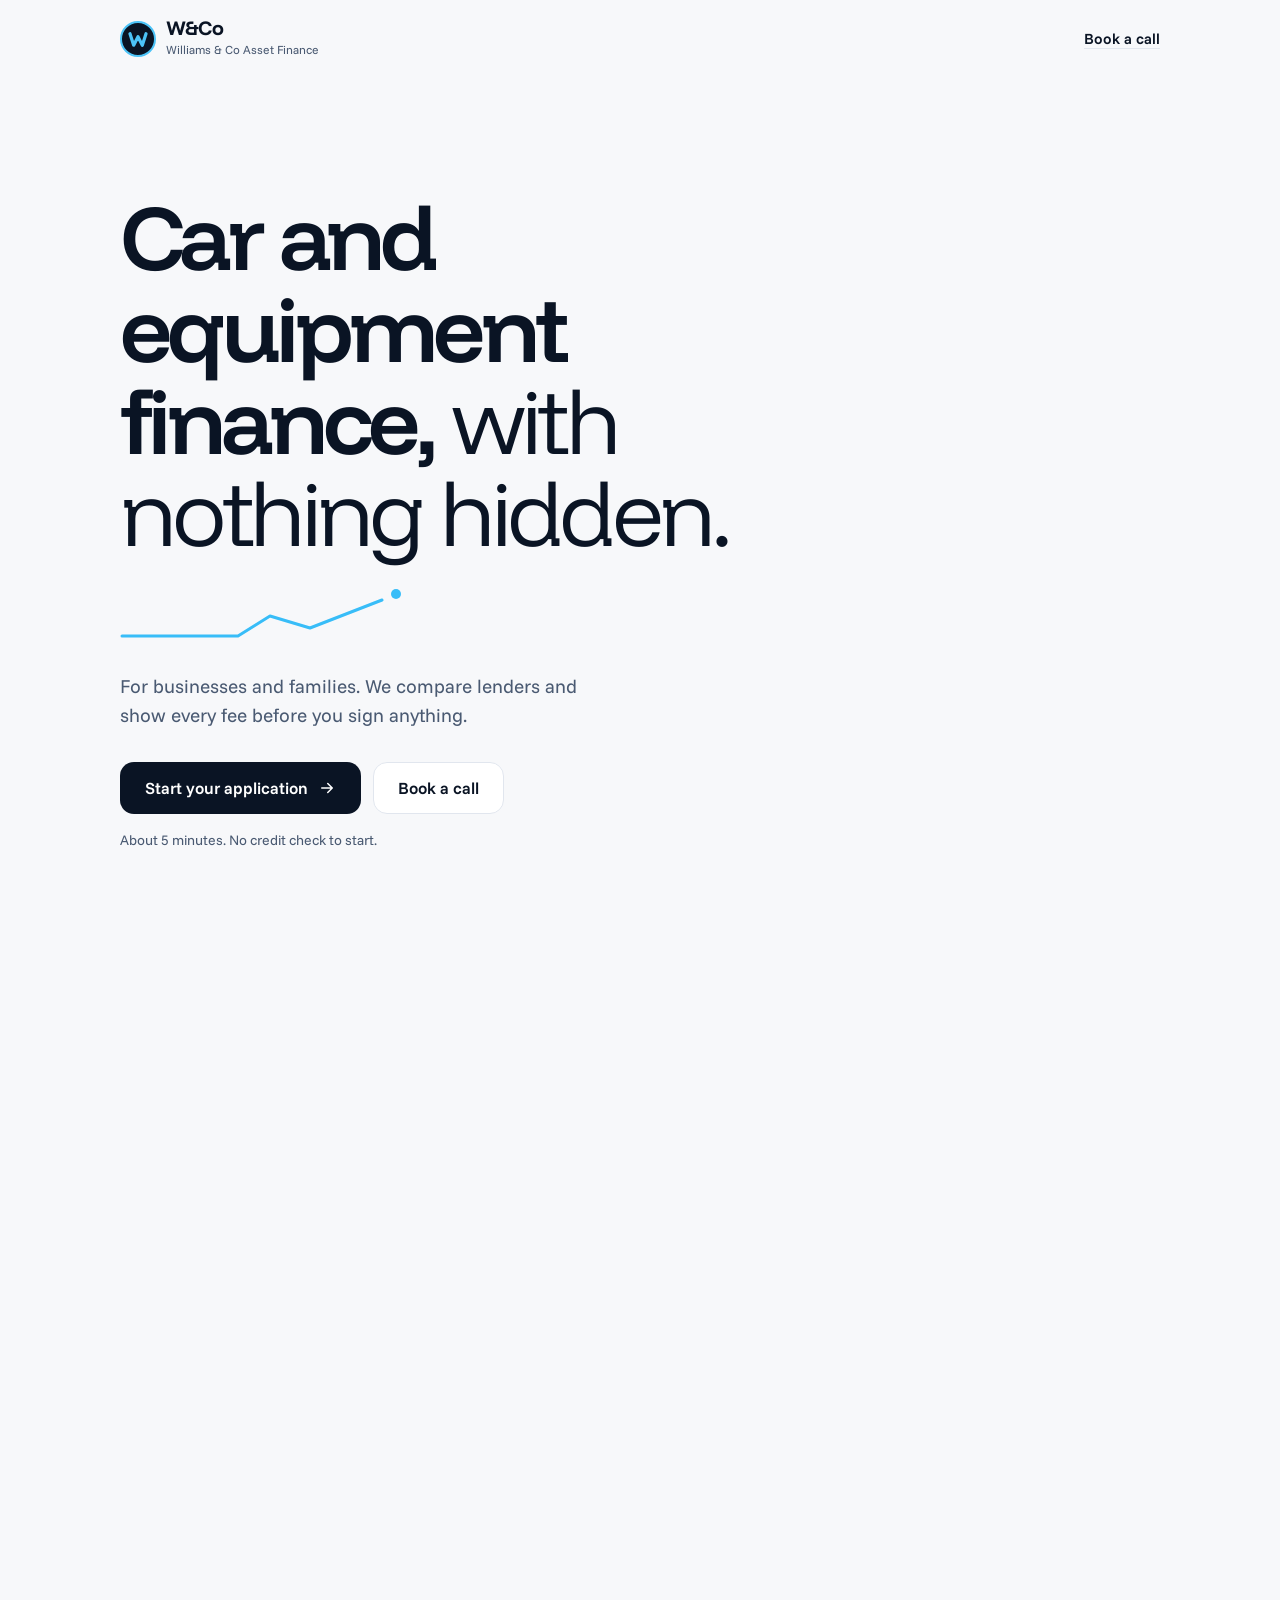
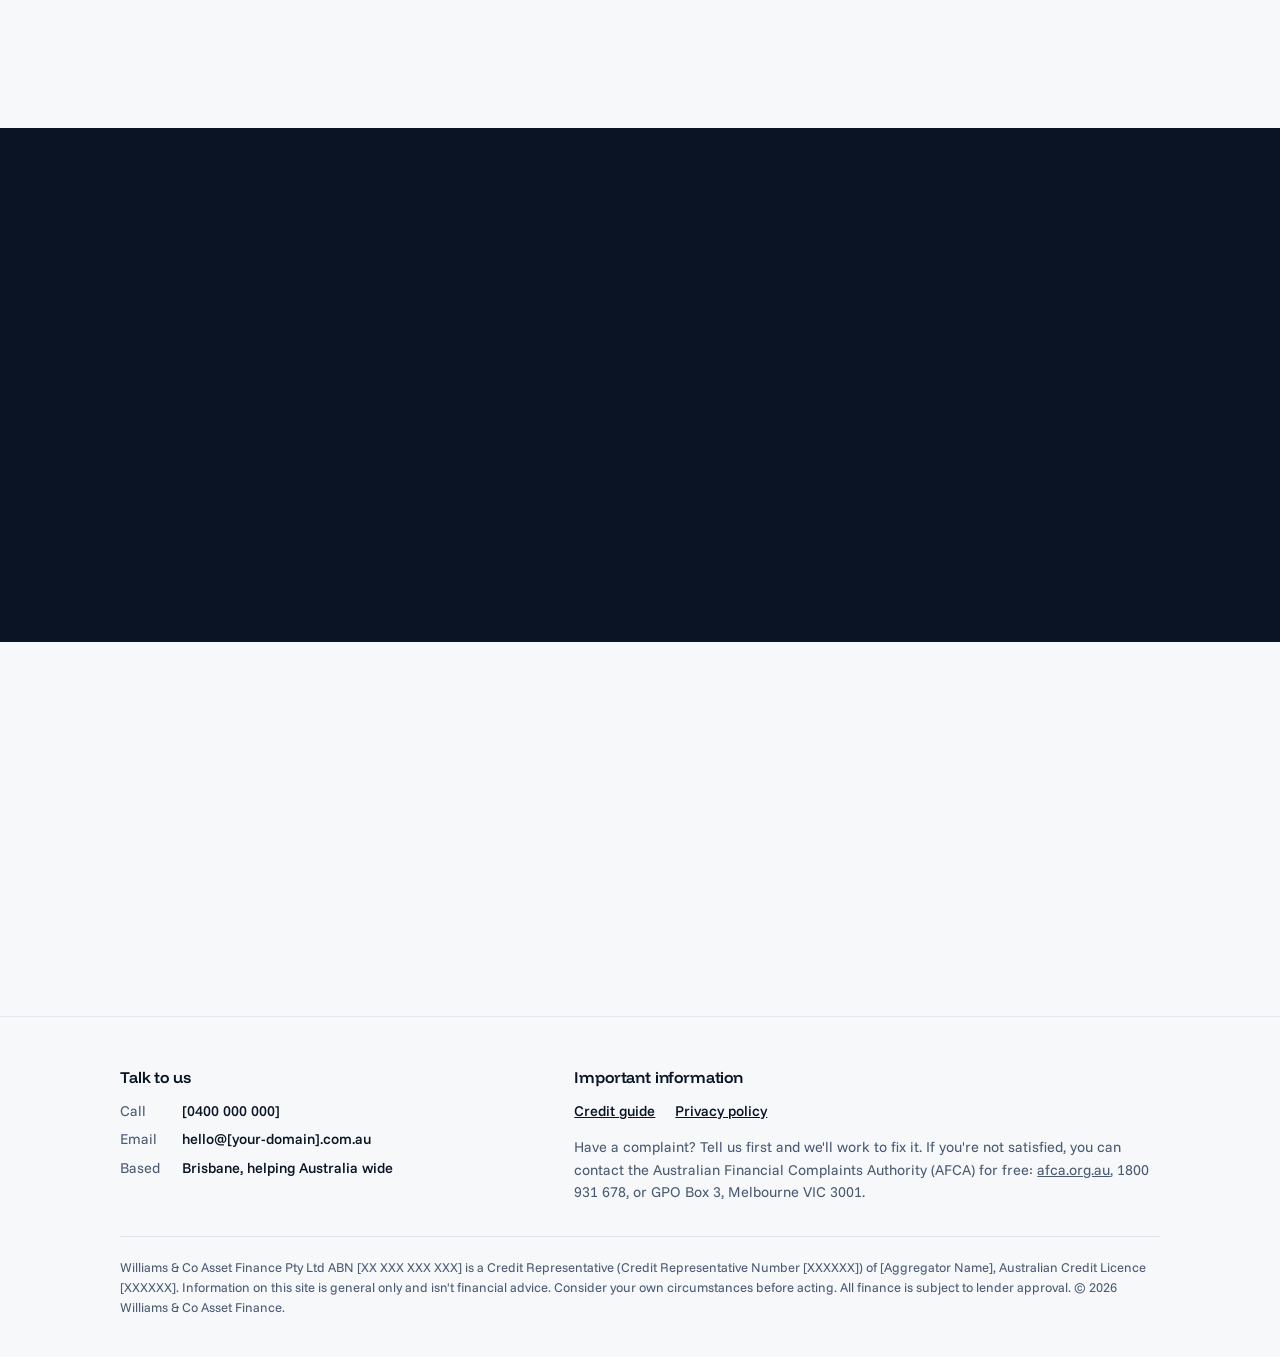
<file: src/simple.html>
<!DOCTYPE html>
<html lang="en-AU">
<head>
<meta charset="UTF-8">
<meta name="viewport" content="width=device-width, initial-scale=1.0, viewport-fit=cover, interactive-widget=resizes-content">
<title>Williams &amp; Co Asset Finance</title>
<meta name="robots" content="noindex, nofollow">
<meta name="description" content="Asset finance for businesses and families. We compare lenders and disclose every fee before you sign. Start online in about 5 minutes.">
<meta name="theme-color" content="#F7F8FA">
<link rel="icon" type="image/svg+xml" href="data:image/svg+xml,%3Csvg xmlns='http://www.w3.org/2000/svg' viewBox='0 0 40 40'%3E%3Ccircle cx='20' cy='20' r='18.9' fill='%230A1424' stroke='%234CC3F7' stroke-width='2.2'/%3E%3Cpath d='M11.1 14.2 15.2 26.9 20 17.4 24.8 26.9 28.9 14.2' fill='none' stroke='%234CC3F7' stroke-width='3.6' stroke-linecap='round' stroke-linejoin='round'/%3E%3C/svg%3E">
<link rel="preconnect" href="https://fonts.googleapis.com">
<link rel="preconnect" href="https://fonts.gstatic.com" crossorigin>
<link rel="stylesheet" href="https://fonts.googleapis.com/css2?family=Funnel+Display:wght@300;600;700&family=Funnel+Sans:wght@400;500;600&display=swap">
<style>
/* W&Co, simple version. One calm light page, one dark band for trust. Every call to action opens the same intake sheet. */
:root{
  color-scheme:light;
  --paper:#F7F8FA; --white:#FFFFFF; --navy:#0A1424; --navy-2:#111E34;
  --ink:#0A1424; --ink-2:#4A5A72; --line:#E1E6EE; --sky:#38BDF8; --sky-ink:#0279B4; --sky-soft:#E3F4FD;
  --display:"Funnel Display","Funnel Sans",system-ui,-apple-system,"Segoe UI",sans-serif;
  --text:"Funnel Sans",system-ui,-apple-system,"Segoe UI",sans-serif;
  --ease:cubic-bezier(.2,.7,.2,1);
  --gl:max(20px,env(safe-area-inset-left,0px)); --gr:max(20px,env(safe-area-inset-right,0px));

  /* Tokens the intake assistant uses */
  --ground:#F7F8FA; --surface:#FFFFFF; --tint:#F1F4F8; --teal:#0279B4; --teal-hover:#025E8C; --teal-soft:#E3F4FD;
  --gold:#7C6CF2; --gold-ink:#5B4BD6; --gold-soft:#EEEBFE; --deep:#0A1424; --deep-ink:#F2F6FB; --deep-muted:#9AA9C0;
  --on-accent:#FFFFFF; --success:#10B981; --error:#C0452F; --head:var(--display); --body:var(--text);
}
*,*::before,*::after{box-sizing:border-box;margin:0;padding:0}
html{background:var(--paper);-webkit-text-size-adjust:100%}
body{font-family:var(--text);font-size:17px;line-height:1.55;color:var(--ink);background:var(--paper);-webkit-font-smoothing:antialiased;overflow-x:hidden}
h1,h2,h3{font-family:var(--display);font-weight:600;letter-spacing:-.035em;line-height:1.05;text-wrap:balance}
button{font:inherit;color:inherit;cursor:pointer}
a{color:inherit}
:focus-visible{outline:2.5px solid var(--sky-ink);outline-offset:3px;border-radius:6px}
.wrap{max-width:1080px;margin-inline:auto;padding-left:var(--gl);padding-right:var(--gr)}
.sec{padding-block:clamp(64px,10vw,120px)}
.lead{font-size:clamp(17px,2vw,19px);color:var(--ink-2);max-width:46ch}

/* Buttons */
.btn{display:inline-flex;align-items:center;justify-content:center;gap:10px;min-height:52px;padding:0 24px;border-radius:14px;border:1.5px solid transparent;
  font:600 16.5px/1 var(--text);text-decoration:none;transition:background .2s,border-color .2s,transform .2s var(--ease);white-space:nowrap}
.btn:active{transform:scale(.98)}
.btn-main{background:var(--navy);color:#fff}
.btn-main:hover{background:#18294A}
.btn-ghost{border-color:var(--line);background:var(--white);color:var(--ink)}
.btn-ghost:hover{border-color:var(--ink-2)}
.btn svg{width:18px;height:18px}

/* Header */
.top{padding-block:18px;padding-top:calc(18px + env(safe-area-inset-top,0px))}
.top .wrap{display:flex;align-items:center;justify-content:space-between;gap:16px}
.brand{display:flex;align-items:center;gap:10px;text-decoration:none}
.brand svg{width:36px;height:36px;flex:none}
.brand b{display:block;font-family:var(--display);font-size:20px;font-weight:700;letter-spacing:-.04em;line-height:1}
.brand small{display:block;font-size:12px;color:var(--ink-2);margin-top:3px;white-space:nowrap}
.top a.call{font-size:15px;font-weight:600;text-decoration:underline;text-underline-offset:4px;text-decoration-color:var(--line)}

/* Hero */
.hero{padding-block:clamp(40px,9vw,112px) clamp(56px,8vw,96px)}
.hero h1{font-size:clamp(42px,9vw,92px);font-weight:600;letter-spacing:-.05em;line-height:1;max-width:13ch}
.hero h1 span{font-weight:300}
.rise{display:block;width:min(420px,70%);height:auto;margin-block:28px 26px;overflow:visible}
.rise path{fill:none;stroke:var(--sky);stroke-width:3;stroke-linecap:round;stroke-linejoin:round;stroke-dasharray:1;stroke-dashoffset:0;animation:draw 1.6s .2s var(--ease) both}
.rise circle{fill:var(--sky);animation:pop .4s 1.6s var(--ease) both}
@keyframes draw{from{stroke-dashoffset:1}}
@keyframes pop{from{transform:scale(0);opacity:0}}
.rise circle{transform-box:fill-box;transform-origin:center}
.ctas{display:flex;flex-wrap:wrap;gap:12px;margin-top:32px}
.small{margin-top:16px;font-size:14px;color:var(--ink-2)}

/* Split path */
.split{display:grid;grid-template-columns:repeat(2,minmax(0,1fr));gap:16px;margin-top:36px}
.path{display:flex;flex-direction:column;gap:10px;text-align:left;background:var(--white);border:1px solid var(--line);border-radius:22px;padding:28px;min-height:200px;
  transition:border-color .25s,transform .25s var(--ease),box-shadow .25s}
.path:hover{border-color:var(--ink-2);transform:translateY(-2px);box-shadow:0 18px 40px -24px rgba(10,20,36,.35)}
.path h3{font-size:clamp(26px,3vw,32px)}
.path p{color:var(--ink-2);max-width:32ch}
.path .go{margin-top:auto;display:flex;align-items:center;gap:8px;font-weight:600;font-size:15.5px;color:var(--sky-ink)}
.path .go svg{width:18px;height:18px;transition:transform .25s var(--ease)}
.path:hover .go svg{transform:translateX(4px)}

/* Steps */
.steps{list-style:none;display:grid;grid-template-columns:repeat(3,minmax(0,1fr));gap:clamp(20px,4vw,48px);margin-top:44px;counter-reset:s}
.steps li{counter-increment:s;border-top:1.5px solid var(--ink);padding-top:20px;display:grid;gap:8px}
.steps li::before{content:counter(s);font-family:var(--display);font-size:15px;font-weight:600;color:var(--sky-ink)}
.steps h3{font-size:24px;letter-spacing:-.025em}
.steps p{color:var(--ink-2)}

/* Why W&Co (dark band) */
.why{background:var(--navy);color:#F2F6FB}
.why .lead{color:#9AA9C0}
.points{display:grid;grid-template-columns:repeat(3,minmax(0,1fr));gap:clamp(20px,4vw,48px);margin-top:44px}
.points div{display:grid;gap:8px;align-content:start}
.points svg{width:26px;height:26px;color:var(--sky);margin-bottom:6px}
.points h3{font-size:24px;letter-spacing:-.025em}
.points p{color:#9AA9C0}

/* Anytime */
.anytime .wrap{display:grid;grid-template-columns:minmax(0,1.2fr) auto;gap:28px;align-items:end}
.anytime h2,.sec>.wrap>h2{font-size:clamp(34px,5.4vw,58px)}

/* Footer */
.foot{border-top:1px solid var(--line);padding-block:48px calc(40px + env(safe-area-inset-bottom,0px));font-size:14.5px;color:var(--ink-2)}
.foot-grid{display:grid;grid-template-columns:minmax(0,1fr) minmax(0,1.4fr);gap:36px}
.foot h4{font-family:var(--display);font-size:16px;font-weight:600;color:var(--ink);margin-bottom:10px;letter-spacing:-.01em}
.foot dl{display:grid;gap:6px}
.foot dl div{display:flex;gap:10px}
.foot dt{min-width:52px}
.foot dd{color:var(--ink);font-weight:500;overflow-wrap:anywhere}
.foot .links{display:flex;flex-wrap:wrap;gap:8px 20px;margin-block:4px 14px}
.foot .links a{color:var(--ink);font-weight:500}
.foot p+p{margin-top:10px}
.foot .legal{margin-top:32px;padding-top:20px;border-top:1px solid var(--line);font-size:13px;line-height:1.55}

/* Intake sheet */
.scrim{position:fixed;inset:0;z-index:80;background:rgba(10,20,36,.45);opacity:0;pointer-events:none;transition:opacity .3s}
.scrim.on{opacity:1;pointer-events:auto}
.sheet{position:fixed;z-index:90;top:0;right:0;bottom:0;width:min(460px,100vw);height:var(--app-h,100dvh);display:flex;flex-direction:column;background:var(--white);
  box-shadow:-30px 0 80px -40px rgba(10,20,36,.5);transform:translateX(102%);visibility:hidden;transition:transform .4s var(--ease),visibility 0s .4s}
.sheet.on{transform:none;visibility:visible;transition:transform .4s var(--ease)}
.sheet-bar{flex:none;display:flex;align-items:center;justify-content:space-between;gap:12px;padding:12px 12px 12px 18px;padding-top:calc(12px + env(safe-area-inset-top,0px));border-bottom:1px solid var(--line)}
.sheet-bar .brand svg{width:28px;height:28px}
.sheet-bar .brand b{font-size:17px}
.x{display:inline-flex;align-items:center;gap:6px;min-height:44px;padding:0 14px;border-radius:12px;border:1px solid var(--line);background:var(--white);font-size:14.5px;font-weight:600}
.x:hover{border-color:var(--ink-2)}
.x svg{width:16px;height:16px}
.sheet-body{flex:1;min-height:0}
.resume{position:fixed;z-index:70;left:50%;bottom:calc(16px + env(safe-area-inset-bottom,0px));transform:translate(-50%,0);display:flex;align-items:center;gap:10px;
  min-height:52px;padding:0 20px;border-radius:999px;border:0;background:var(--navy);color:#fff;font-weight:600;font-size:15.5px;box-shadow:0 18px 40px -16px rgba(10,20,36,.6);
  transition:transform .35s var(--ease),opacity .25s;white-space:nowrap}
.resume[hidden]{display:flex;opacity:0;transform:translate(-50%,140%);pointer-events:none}
.resume i{width:8px;height:8px;border-radius:50%;background:var(--sky)}
html.lock,html.lock body{overflow:hidden}

/* Reveal: one quiet fade as sections enter (visible at rest without script) */
.js [data-r]{opacity:0;transform:translateY(14px);transition:opacity .7s var(--ease),transform .7s var(--ease)}
.js [data-r].in{opacity:1;transform:none}

@media (max-width:760px){
  body{font-size:16.5px}
  .split,.steps,.points,.foot-grid{grid-template-columns:minmax(0,1fr)}
  .anytime .wrap{grid-template-columns:minmax(0,1fr)}
  .ctas .btn{flex:1 1 100%}
  .path{min-height:0;padding:24px}
  .brand small{display:none}
  .sheet{width:100vw;transform:translateY(102%);box-shadow:none}
}
@media (prefers-reduced-motion:reduce){
  *,*::before,*::after{animation:none!important;transition:none!important}
  .js [data-r]{opacity:1;transform:none}
}

/* ---- Intake assistant styles (inlined from site/assets/intake.css) ---- */
/* @inline intake.css */
</style>
<script>document.documentElement.classList.add('js')</script>
</head>
<body>
<svg width="0" height="0" style="position:absolute" aria-hidden="true" focusable="false">
  <defs>
    <symbol id="mark" viewBox="0 0 40 40"><circle cx="20" cy="20" r="18.9" fill="#0A1424" stroke="#4CC3F7" stroke-width="2.2"/><path d="M11.1 14.2 15.2 26.9 20 17.4 24.8 26.9 28.9 14.2" fill="none" stroke="#4CC3F7" stroke-width="3.6" stroke-linecap="round" stroke-linejoin="round"/></symbol>
    <symbol id="arrow" viewBox="0 0 24 24"><path d="M5 12h14M13 6l6 6-6 6" fill="none" stroke="currentColor" stroke-width="2" stroke-linecap="round" stroke-linejoin="round"/></symbol>
  </defs>
</svg>

<header class="top">
  <div class="wrap">
    <a class="brand" href="#top" aria-label="Williams &amp; Co Asset Finance, home">
      <svg aria-hidden="true"><use href="#mark"/></svg>
      <span><b>W&amp;Co</b><small>Williams &amp; Co Asset Finance</small></span>
    </a>
    <a class="call" href="#contact" data-book>Book a call</a>
  </div>
</header>

<main id="top">
  <section class="hero">
    <div class="wrap">
      <h1>Car and equipment finance, <span>with nothing hidden.</span></h1>
      <svg class="rise" viewBox="0 0 420 60" aria-hidden="true"><path pathLength="1" d="M2 50 L118 50 L150 30 L190 42 L262 14"/><circle cx="276" cy="8" r="5"/></svg>
      <p class="lead">For businesses and families. We compare lenders and show every fee before you sign anything.</p>
      <div class="ctas">
        <button class="btn btn-main" type="button" data-start>Start your application <svg aria-hidden="true"><use href="#arrow"/></svg></button>
        <a class="btn btn-ghost" href="#contact" data-book>Book a call</a>
      </div>
      <p class="small">About 5 minutes. No credit check to start.</p>
    </div>
  </section>

  <section class="sec" style="padding-top:0" aria-labelledby="splitH">
    <div class="wrap" data-r>
      <h2 id="splitH">What are you financing?</h2>
      <div class="split">
        <button class="path" type="button" data-start="Business use">
          <h3>For your business</h3>
          <p>Utes, trucks, equipment and fit-outs for sole traders and SMEs.</p>
          <span class="go">Start a business application <svg aria-hidden="true"><use href="#arrow"/></svg></span>
        </button>
        <button class="path" type="button" data-start="Personal use">
          <h3>For you personally</h3>
          <p>Cars, boats, caravans and novated leases.</p>
          <span class="go">Start a personal application <svg aria-hidden="true"><use href="#arrow"/></svg></span>
        </button>
      </div>
    </div>
  </section>

  <section class="sec" style="padding-top:0" aria-labelledby="howH">
    <div class="wrap" data-r>
      <h2 id="howH">Three steps. No surprises.</h2>
      <ol class="steps">
        <li><h3>Tell us what you need</h3><p>Online in about 5 minutes, or on a quick call.</p></li>
        <li><h3>We compare lenders</h3><p>We look across our panel for the right fit.</p></li>
        <li><h3>You get a clear quote</h3><p>Every cost shown before you commit to anything.</p></li>
      </ol>
    </div>
  </section>

  <section class="sec why" aria-labelledby="whyH">
    <div class="wrap" data-r>
      <h2 id="whyH">Why W&amp;Co</h2>
      <p class="lead" style="margin-top:14px">It's our family name on the door. We look after it.</p>
      <div class="points">
        <div><svg viewBox="0 0 24 24" fill="none" stroke="currentColor" stroke-width="1.8" stroke-linecap="round" stroke-linejoin="round" aria-hidden="true"><path d="M12 21a9 9 0 1 0 0-18 9 9 0 0 0 0 18z"/><path d="M8.5 12.5 11 15l4.5-5"/></svg><h3>No pressure</h3><p>No hard sell. Take your time and ask anything.</p></div>
        <div><svg viewBox="0 0 24 24" fill="none" stroke="currentColor" stroke-width="1.8" stroke-linecap="round" stroke-linejoin="round" aria-hidden="true"><path d="M6 3h9l3 3v15H6z"/><path d="M9 11h6M9 15h6M9 7h3"/></svg><h3>Everything upfront</h3><p>Fees and costs disclosed before anything is signed.</p></div>
        <div><svg viewBox="0 0 24 24" fill="none" stroke="currentColor" stroke-width="1.8" stroke-linecap="round" stroke-linejoin="round" aria-hidden="true"><path d="M4 18 9 12l4 3 7-9"/><path d="M15 6h5v5"/></svg><h3>15 years in finance</h3><p>Experience from inside the industry, now on your side.</p></div>
      </div>
    </div>
  </section>

  <section class="sec anytime" aria-labelledby="anyH">
    <div class="wrap" data-r>
      <div>
        <h2 id="anyH">Start anytime. Even at 2am.</h2>
        <p class="lead" style="margin-top:14px">No long forms. Answer a few questions at your own pace and pick up where you left off.</p>
      </div>
      <button class="btn btn-main" type="button" data-start>Start your application <svg aria-hidden="true"><use href="#arrow"/></svg></button>
    </div>
  </section>
</main>

<footer class="foot" id="contact">
  <div class="wrap">
    <div class="foot-grid">
      <div>
        <h4>Talk to us</h4>
        <dl>
          <div><dt>Call</dt><dd>[0400 000 000]</dd></div>
          <div><dt>Email</dt><dd>hello@[your-domain].com.au</dd></div>
          <div><dt>Based</dt><dd>Brisbane, helping Australia wide</dd></div>
        </dl>
      </div>
      <div>
        <h4>Important information</h4>
        <div class="links"><a href="/credit-guide.pdf">Credit guide</a><a href="/privacy">Privacy policy</a></div>
        <p>Have a complaint? Tell us first and we'll work to fix it. If you're not satisfied, you can contact the Australian Financial Complaints Authority (AFCA) for free: <a href="https://www.afca.org.au" target="_blank" rel="noopener">afca.org.au</a>, 1800 931 678, or GPO Box 3, Melbourne VIC 3001.</p>
      </div>
    </div>
    <p class="legal">Williams &amp; Co Asset Finance Pty Ltd ABN [XX XXX XXX XXX] is a Credit Representative (Credit Representative Number [XXXXXX]) of [Aggregator Name], Australian Credit Licence [XXXXXX]. Information on this site is general only and isn't financial advice. Consider your own circumstances before acting. All finance is subject to lender approval. &copy; <span id="yr">2026</span> Williams &amp; Co Asset Finance.</p>
  </div>
</footer>

<!-- Intake sheet -->
<div class="scrim" id="scrim"></div>
<aside class="sheet" id="sheet" role="dialog" aria-modal="true" aria-label="Your application" aria-hidden="true">
  <div class="sheet-bar">
    <span class="brand"><svg aria-hidden="true"><use href="#mark"/></svg><b>W&amp;Co</b></span>
    <button class="x" type="button" id="closeSheet">Close <svg viewBox="0 0 24 24" fill="none" stroke="currentColor" stroke-width="2.2" stroke-linecap="round" aria-hidden="true"><path d="M6 6l12 12M18 6 6 18"/></svg></button>
  </div>
  <div class="sheet-body" id="app"></div>
</aside>
<button class="resume" id="resume" type="button" hidden><i></i><span id="resumeText">Continue your application</span></button>

<script>
/* ---- Intake assistant (inlined from site/assets/intake.js) ---- */
/* @inline intake.js */
</script>
<script>
(() => {
  // Point this at a booking page (e.g. Calendly) when you have one. Until then it scrolls to the contact details.
  const BOOK_URL = '#contact';
  document.querySelectorAll('[data-book]').forEach(a => { a.href = BOOK_URL; if (/^https?:/.test(BOOK_URL)) { a.target = '_blank'; a.rel = 'noopener'; } });
  document.getElementById('yr').textContent = new Date().getFullYear();

  const sheet = document.getElementById('sheet'), scrim = document.getElementById('scrim'), resume = document.getElementById('resume');
  let open = false, state = { started: false, finished: false, percent: 0 }, lastFocus = null;

  const app = BrokerIntake.mount(document.getElementById('app'), {
    canFocus: () => open,
    onState: s => { state = s; paintResume(); },
  });

  function paintResume() {
    resume.hidden = open || !state.started;
    document.getElementById('resumeText').textContent = state.finished ? 'Application sent. View it' : `Continue your application (${state.percent}%)`;
  }
  function show(path) {
    if (path) app.prefill({ path });
    lastFocus = document.activeElement;
    open = true; sheet.classList.add('on'); scrim.classList.add('on'); sheet.setAttribute('aria-hidden', 'false');
    document.documentElement.classList.add('lock'); paintResume();
    setTimeout(() => { app.focus(); if (!matchMedia('(pointer: fine)').matches) document.getElementById('closeSheet').focus({ preventScroll: true }); }, 380);
  }
  function hide() {
    open = false; sheet.classList.remove('on'); scrim.classList.remove('on'); sheet.setAttribute('aria-hidden', 'true');
    document.documentElement.classList.remove('lock'); paintResume();
    (lastFocus && document.contains(lastFocus) ? lastFocus : resume).focus?.({ preventScroll: true });
  }
  document.querySelectorAll('[data-start]').forEach(b => b.addEventListener('click', () => show(b.dataset.start || null)));
  resume.onclick = () => show();
  document.getElementById('closeSheet').onclick = hide;
  scrim.onclick = hide;
  addEventListener('keydown', e => { if (e.key === 'Escape' && open) hide(); });
  if (location.hash === '#apply') show();

  // Keep the sheet the height of the visible screen (phone keyboards and browser bars)
  const fit = () => { const vv = window.visualViewport; document.documentElement.style.setProperty('--app-h', Math.round(vv ? vv.height : innerHeight) + 'px'); if (open) app.scrollToEnd(); };
  window.visualViewport?.addEventListener('resize', fit); addEventListener('resize', fit); fit();

  // One quiet reveal per section
  const els = document.querySelectorAll('[data-r]');
  if ('IntersectionObserver' in window) {
    const io = new IntersectionObserver(es => es.forEach(e => { if (e.isIntersecting) { e.target.classList.add('in'); io.unobserve(e.target); } }), { rootMargin: '0px 0px -8% 0px' });
    els.forEach(el => io.observe(el));
  } else els.forEach(el => el.classList.add('in'));
})();
</script>
</body>
</html>
</file>
<file: site/assets/brand.css>
/* W&Co Finance brand: shared tokens, base styles and components.
   Colours follow the brand design system; type is Funnel Display (headings) and Funnel Sans (body). */

:root{
  color-scheme:dark;
  --ground:#0F1422;
  --surface:#161D2E;
  --tint:#121A2A;
  --ink:#F1F5F9;
  --ink-2:#94A3B8;
  --line:#223049;
  --teal:#38BDF8;
  --teal-hover:#7DD3FC;
  --teal-soft:rgba(56,189,248,.12);
  --gold:#A78BFA;
  --gold-ink:#C4B5FD;
  --gold-soft:rgba(167,139,250,.14);
  --deep:#0A0F1C;
  --deep-ink:#F1F5F9;
  --deep-muted:#94A3B8;
  --on-accent:#08111F;
  --grad:linear-gradient(90deg,#38BDF8,#818CF8 55%,#A78BFA);
  --shadow:0 1px 2px rgba(0,0,0,.3),0 14px 34px -14px rgba(0,0,0,.6);
  --head:"Funnel Display","Funnel Sans",system-ui,-apple-system,"Segoe UI",sans-serif;
  --body:"Funnel Sans",system-ui,-apple-system,"Segoe UI",sans-serif;
  --ease:cubic-bezier(.2,.7,.2,1);
  /* Additions */
  --success:#10B981;
  --error:#C0452F;
  --shadow-lg:0 2px 6px rgba(0,0,0,.35),0 30px 70px -20px rgba(0,0,0,.75);
  --gutter-l:max(clamp(16px,4vw,32px),env(safe-area-inset-left,0px));
  --gutter-r:max(clamp(16px,4vw,32px),env(safe-area-inset-right,0px));
}
@media (prefers-color-scheme:light){
  :root:not([data-theme="dark"]){
    color-scheme:light;
    --ground:#F8FAFC;--surface:#FFFFFF;--tint:#F1F5F9;--ink:#0F172A;--ink-2:#475569;--line:#E2E8F0;
    --teal:#0284C7;--teal-hover:#0369A1;--teal-soft:#E0F2FE;
    --gold:#7C3AED;--gold-ink:#6D28D9;--gold-soft:#EDE9FE;
    --deep:#0F1422;--deep-ink:#F1F5F9;--deep-muted:#94A3B8;--on-accent:#FFFFFF;
    --grad:linear-gradient(90deg,#0284C7,#6366F1 55%,#8B5CF6);
    --shadow:0 1px 2px rgba(15,23,42,.05),0 10px 30px -12px rgba(15,23,42,.16);
    --shadow-lg:0 2px 6px rgba(15,23,42,.08),0 30px 70px -20px rgba(15,23,42,.35);
  }
}
:root[data-theme="light"]{
  color-scheme:light;
  --ground:#F8FAFC;--surface:#FFFFFF;--tint:#F1F5F9;--ink:#0F172A;--ink-2:#475569;--line:#E2E8F0;
  --teal:#0284C7;--teal-hover:#0369A1;--teal-soft:#E0F2FE;
  --gold:#7C3AED;--gold-ink:#6D28D9;--gold-soft:#EDE9FE;
  --deep:#0F1422;--deep-ink:#F1F5F9;--deep-muted:#94A3B8;--on-accent:#FFFFFF;
  --grad:linear-gradient(90deg,#0284C7,#6366F1 55%,#8B5CF6);
  --shadow:0 1px 2px rgba(15,23,42,.05),0 10px 30px -12px rgba(15,23,42,.16);
  --shadow-lg:0 2px 6px rgba(15,23,42,.08),0 30px 70px -20px rgba(15,23,42,.35);
}

/* Base */
*,*::before,*::after{box-sizing:border-box;margin:0;padding:0}
html{background:var(--ground);-webkit-text-size-adjust:100%}
body{font-family:var(--body);font-size:17.5px;line-height:1.6;background:var(--ground);color:var(--ink);-webkit-font-smoothing:antialiased;overflow-x:hidden}
h1,h2,h3,h4{font-family:var(--head);font-weight:700;letter-spacing:-.03em;line-height:1.06;text-wrap:balance}
img,svg{max-width:100%}
button{font:inherit;color:inherit;cursor:pointer}
a{color:var(--teal)}
:focus-visible{outline:2.5px solid var(--gold);outline-offset:3px;border-radius:8px}
.gradtext{background:var(--grad);-webkit-background-clip:text;background-clip:text;color:transparent}
.container{max-width:1160px;margin-inline:auto;padding-left:var(--gutter-l);padding-right:var(--gutter-r)}
.sr-only{position:absolute;width:1px;height:1px;overflow:hidden;clip:rect(0 0 0 0);white-space:nowrap}

/* Buttons */
.btn{display:inline-flex;align-items:center;justify-content:center;gap:10px;font:600 16.5px/1 var(--body);padding:16px 24px;border-radius:12px;
  border:2px solid transparent;text-decoration:none;cursor:pointer;transition:background .2s,transform .2s var(--ease),border-color .2s;min-height:44px;white-space:nowrap}
.btn:active{transform:scale(.98)}
.btn-primary{background:var(--teal);color:var(--on-accent)}
.btn-primary:hover{background:var(--teal-hover)}
.btn-outline{border-color:var(--line);color:var(--ink);background:var(--surface)}
.btn-outline:hover{border-color:var(--teal)}
.btn-sm{padding:12px 18px;font-size:15px;border-radius:10px}
.btn svg{width:18px;height:18px;flex:none}

/* Logo: W&Co mark (navy circle, sky outline and W) + "W&Co Finance" wordmark with "Finance" in sky */
.logo{display:flex;align-items:center;gap:11px;text-decoration:none;color:var(--ink);min-width:0}
.logo svg{width:40px;height:40px;flex:none}
.wordmark{display:flex;align-items:center;line-height:1;min-width:0}
.wordmark b{font-family:var(--head);font-size:24px;font-weight:700;letter-spacing:-.045em;line-height:1;white-space:nowrap}
.wm-accent{color:var(--teal)}
.lockup{display:inline-flex;align-items:center;gap:14px;text-decoration:none;color:inherit}
.lockup svg{width:56px;height:56px;flex:none}
.lockup>span{font-family:var(--head);font-weight:700;font-size:34px;letter-spacing:-.045em;line-height:1;white-space:nowrap}

/* Sticky glass nav */
.nav{position:sticky;top:0;z-index:50;height:76px;background:color-mix(in srgb,var(--ground) 88%,transparent);
  backdrop-filter:blur(12px);-webkit-backdrop-filter:blur(12px);border-bottom:1px solid transparent;transition:border-color .2s;padding-top:env(safe-area-inset-top,0px);box-sizing:content-box}
.nav.scrolled{border-bottom-color:var(--line)}
.nav .container{height:100%;display:flex;align-items:center;justify-content:space-between;gap:16px}

/* Footer */
.footer{background:var(--deep);color:var(--deep-muted);font-size:14.5px;padding-block:56px calc(32px + env(safe-area-inset-bottom,0px))}
.footer a{color:var(--deep-muted);text-decoration:none;transition:color .2s}
.footer a:hover{color:#C4B5FD}
.footer h4{font-size:15px;font-weight:700;letter-spacing:-.01em;color:var(--deep-ink);margin-bottom:14px}
.footer .logo{color:var(--deep-ink)}
.footer .lockup{color:var(--deep-ink)}
.footer .wm-accent{color:#4CC3F7}
.footer-legal{border-top:1px solid rgba(255,255,255,.1);margin-top:40px;padding-top:24px;font-size:12.5px;line-height:1.5}

@media (max-width:540px){
  .logo svg{width:34px;height:34px}
  .wordmark b{font-size:21px}
  .btn-sm{padding:10px 16px;font-size:14px}
}
@media (prefers-reduced-motion:reduce){
  *,*::before,*::after{animation:none!important;transition:none!important;scroll-behavior:auto!important}
  [data-reveal]{opacity:1!important;transform:none!important}
}
</file>
<file: site/assets/intake.css>
/* W&Co Finance application assistant. Every class is prefixed ei- so it can sit inside any page.
   Fills whatever box it is placed in (100% height). Adapts to its own width with container queries. */

.ei{container:ei/inline-size;display:flex;flex-direction:column;height:100%;min-height:0;min-width:0;background:var(--surface);color:var(--ink);font-family:var(--body)}

.ei-head{flex:none;padding:20px 24px 14px;border-bottom:1px solid var(--line);display:grid;grid-template-columns:minmax(0,1fr);gap:14px}
.ei-title{display:flex;align-items:center;justify-content:space-between;gap:10px;flex-wrap:wrap}
.ei-title h2{font-size:20px;letter-spacing:-.02em;line-height:1.25;font-weight:700}
.ei-saved{display:inline-flex;align-items:center;gap:7px;font-size:13px;font-weight:600;color:var(--ink-2);background:var(--tint);border:1px solid var(--line);padding:5px 10px;border-radius:8px;white-space:nowrap}
.ei-saved i{width:7px;height:7px;border-radius:50%;background:var(--ink-2);flex:none}
.ei-saved.on{color:var(--ink)}
.ei-saved.on i{background:var(--success);animation:ei-pulse 2s infinite}
.ei-saved.err i{background:var(--error)}
@keyframes ei-pulse{0%{box-shadow:0 0 0 0 rgba(16,185,129,.5)}70%{box-shadow:0 0 0 7px rgba(16,185,129,0)}100%{box-shadow:0 0 0 0 rgba(16,185,129,0)}}
.ei-steps{display:flex;gap:6px}
.ei-steps div{flex:1;min-width:0}
.ei-steps b{display:block;height:6px;border-radius:999px;background:var(--line);overflow:hidden;position:relative}
.ei-steps .done b{background:var(--teal)}
.ei-steps .now b::after{content:"";position:absolute;inset:0 50% 0 0;background:var(--teal);border-radius:999px}
.ei-steps small{display:block;margin-top:7px;font-size:12px;font-weight:600;color:var(--ink-2);white-space:nowrap;overflow:hidden;text-overflow:ellipsis}
.ei-steps .now small{color:var(--ink)}
.ei-preview{font-size:12.5px;font-weight:600;color:var(--gold-ink);background:var(--gold-soft);border-radius:10px;padding:6px 10px;line-height:1.4}

.ei-log{flex:1;min-height:0;overflow-y:auto;overscroll-behavior:contain;padding:22px 24px;display:flex;flex-direction:column;gap:12px}
.ei-msg{max-width:86%;padding:12px 16px;font-size:16px;line-height:1.55;overflow-wrap:anywhere;border-radius:18px;animation:ei-in .35s var(--ease) both}
@keyframes ei-in{from{opacity:.001;transform:translateY(6px)}to{opacity:1;transform:none}}
.ei-bot{background:var(--tint);border:1px solid var(--line);align-self:flex-start;border-bottom-left-radius:6px}
.ei-user{background:var(--teal);color:var(--on-accent);align-self:flex-end;font-weight:600;border-bottom-right-radius:6px}
.ei-note{background:var(--teal-soft);border-color:transparent;font-size:15px}
.ei-note strong{font-weight:700}
.ei-msg small{display:block;color:var(--ink-2);font-size:12.5px;line-height:1.5;margin-top:10px}
.ei-msg ul{list-style:none;margin-top:10px;display:grid;gap:6px;font-size:15px;color:var(--ink-2)}
.ei-msg ul li{display:grid;grid-template-columns:7px minmax(0,1fr);gap:10px}
.ei-msg ul li::before{content:"";width:7px;height:7px;border-radius:50%;background:var(--gold);margin-top:.6em}
.ei-docs{display:grid;gap:8px;margin-top:12px}
.ei-docs a{display:flex;justify-content:space-between;align-items:center;gap:10px;padding:11px 14px;border-radius:14px;background:var(--surface);border:1.5px solid var(--line);
  text-decoration:none;color:var(--ink);font-weight:600;font-size:15px;transition:border-color .2s}
.ei-docs a:hover{border-color:var(--teal)}
.ei-docs a span{color:var(--teal);font-size:14px}
.ei-typing{align-self:flex-start;display:flex;gap:5px;padding:15px 16px;background:var(--tint);border:1px solid var(--line);border-radius:18px;border-bottom-left-radius:6px}
.ei-typing i{width:7px;height:7px;border-radius:50%;background:var(--ink-2);animation:ei-dot 1s infinite}
.ei-typing i:nth-child(2){animation-delay:.15s}.ei-typing i:nth-child(3){animation-delay:.3s}
@keyframes ei-dot{0%,60%,100%{opacity:.25}30%{opacity:1}}

.ei-next{align-self:stretch;background:var(--deep);color:var(--deep-ink);border-radius:22px;padding:22px 24px;display:grid;gap:12px;margin-top:4px}
.ei-next h3{font-size:19px;letter-spacing:-.015em;line-height:1.25}
.ei-next ol{list-style:none;display:grid}
.ei-next li{display:grid;grid-template-columns:36px minmax(0,1fr);gap:14px;align-items:center;padding:12px 0;border-top:1px solid rgba(255,255,255,.1);font-size:15.5px;color:var(--deep-muted)}
.ei-check{width:36px;height:36px;border-radius:50%;background:rgba(167,139,250,.16);color:#C4B5FD;display:grid;place-items:center}
.ei-check svg{width:18px;height:18px}
.ei-handover{align-self:stretch;border:1.5px dashed var(--line);border-radius:16px;padding:16px;display:grid;gap:10px}
.ei-handover h4{font-size:12px;font-weight:700;letter-spacing:.08em;text-transform:uppercase;color:var(--gold-ink)}
.ei-handover pre{white-space:pre-wrap;font:12.5px/1.55 ui-monospace,Menlo,Consolas,monospace;color:var(--ink-2);max-height:340px;overflow:auto;font-variant-numeric:tabular-nums}

.ei-composer{flex:none;border-top:1px solid var(--line);padding:14px 24px 16px;display:grid;grid-template-columns:minmax(0,1fr);gap:10px;background:var(--surface)}
.ei-chips{display:flex;flex-wrap:wrap;gap:8px;max-height:min(40vh,240px);overflow-y:auto}
.ei-chip{font-size:15px;font-weight:600;color:var(--ink);background:var(--surface);border:1.5px solid var(--line);padding:10px 16px;border-radius:12px;min-height:44px;
  transition:border-color .2s,background .2s,transform .2s var(--ease)}
.ei-chip:hover{border-color:var(--teal);background:var(--teal-soft)}
.ei-chip:active{transform:scale(.98)}
.ei-chip.primary{background:var(--teal);border-color:var(--teal);color:var(--on-accent)}
.ei-chip.primary:hover{background:var(--teal-hover);border-color:var(--teal-hover)}
.ei-field{display:flex;gap:8px}
.ei-field-wrap{flex:1;min-width:0;display:flex;align-items:center;background:var(--ground);border:1.5px solid var(--line);border-radius:14px;transition:border-color .2s,box-shadow .2s}
.ei-field-wrap:focus-within{border-color:var(--teal);box-shadow:0 0 0 4px var(--teal-soft)}
.ei-field-wrap .ei-pre{padding-left:15px;color:var(--ink-2);font-weight:600}
.ei-field-wrap input{flex:1;min-width:0;background:transparent;border:0;outline:none;color:var(--ink);font:500 16.5px var(--body);padding:12px 15px;font-variant-numeric:tabular-nums}
.ei-field-wrap input::placeholder{color:var(--ink-2);opacity:.8}
.ei-send{font:600 16px/1 var(--body);background:var(--teal);color:var(--on-accent);border:0;padding:0 22px;border-radius:12px;min-height:48px;transition:background .2s}
.ei-send:hover{background:var(--teal-hover)}
.ei-err{color:var(--error);font-size:14px;font-weight:500}
.ei-err:empty{display:none}
.ei-foot{display:flex;justify-content:space-between;gap:6px 16px;flex-wrap:wrap;font-size:12.5px;line-height:1.5;color:var(--ink-2)}
.ei-link{background:none;border:0;color:var(--ink-2);text-decoration:underline;font-size:12.5px;padding:0}
.ei-link:hover{color:var(--ink)}
.ei-links{display:flex;gap:14px;margin-left:auto}
.ei-hp{position:absolute;left:-9999px;width:1px;height:1px;overflow:hidden}

/* Narrow boxes: a phone, or the floating panel on desktop */
@container ei (max-width:520px){
  .ei-head{padding:16px 16px 12px;gap:12px}
  .ei-title h2{font-size:18px}
  .ei-steps small{display:none}
  .ei-log{padding:16px}
  .ei-msg{max-width:92%;font-size:15.5px}
  .ei-note{font-size:14.5px}
  .ei-composer{padding:12px 16px 14px}
  .ei-chip{padding:10px 15px;font-size:14.5px}
  .ei-send{padding:0 18px}
  .ei-foot>span:first-child{display:none}
  .ei-next{padding:20px}
}
/* Very short windows, e.g. a phone on its side */
@media (max-height:520px){
  .ei-head{padding-top:10px;padding-bottom:8px;gap:8px}
  .ei-title h2{font-size:16px}
  .ei-steps small{display:none}
  .ei-log{padding-top:12px;padding-bottom:12px}
  .ei-composer{padding-top:10px;padding-bottom:8px}
  .ei-chips{max-height:34vh}
  .ei-foot>span:first-child{display:none}
}
</file>
